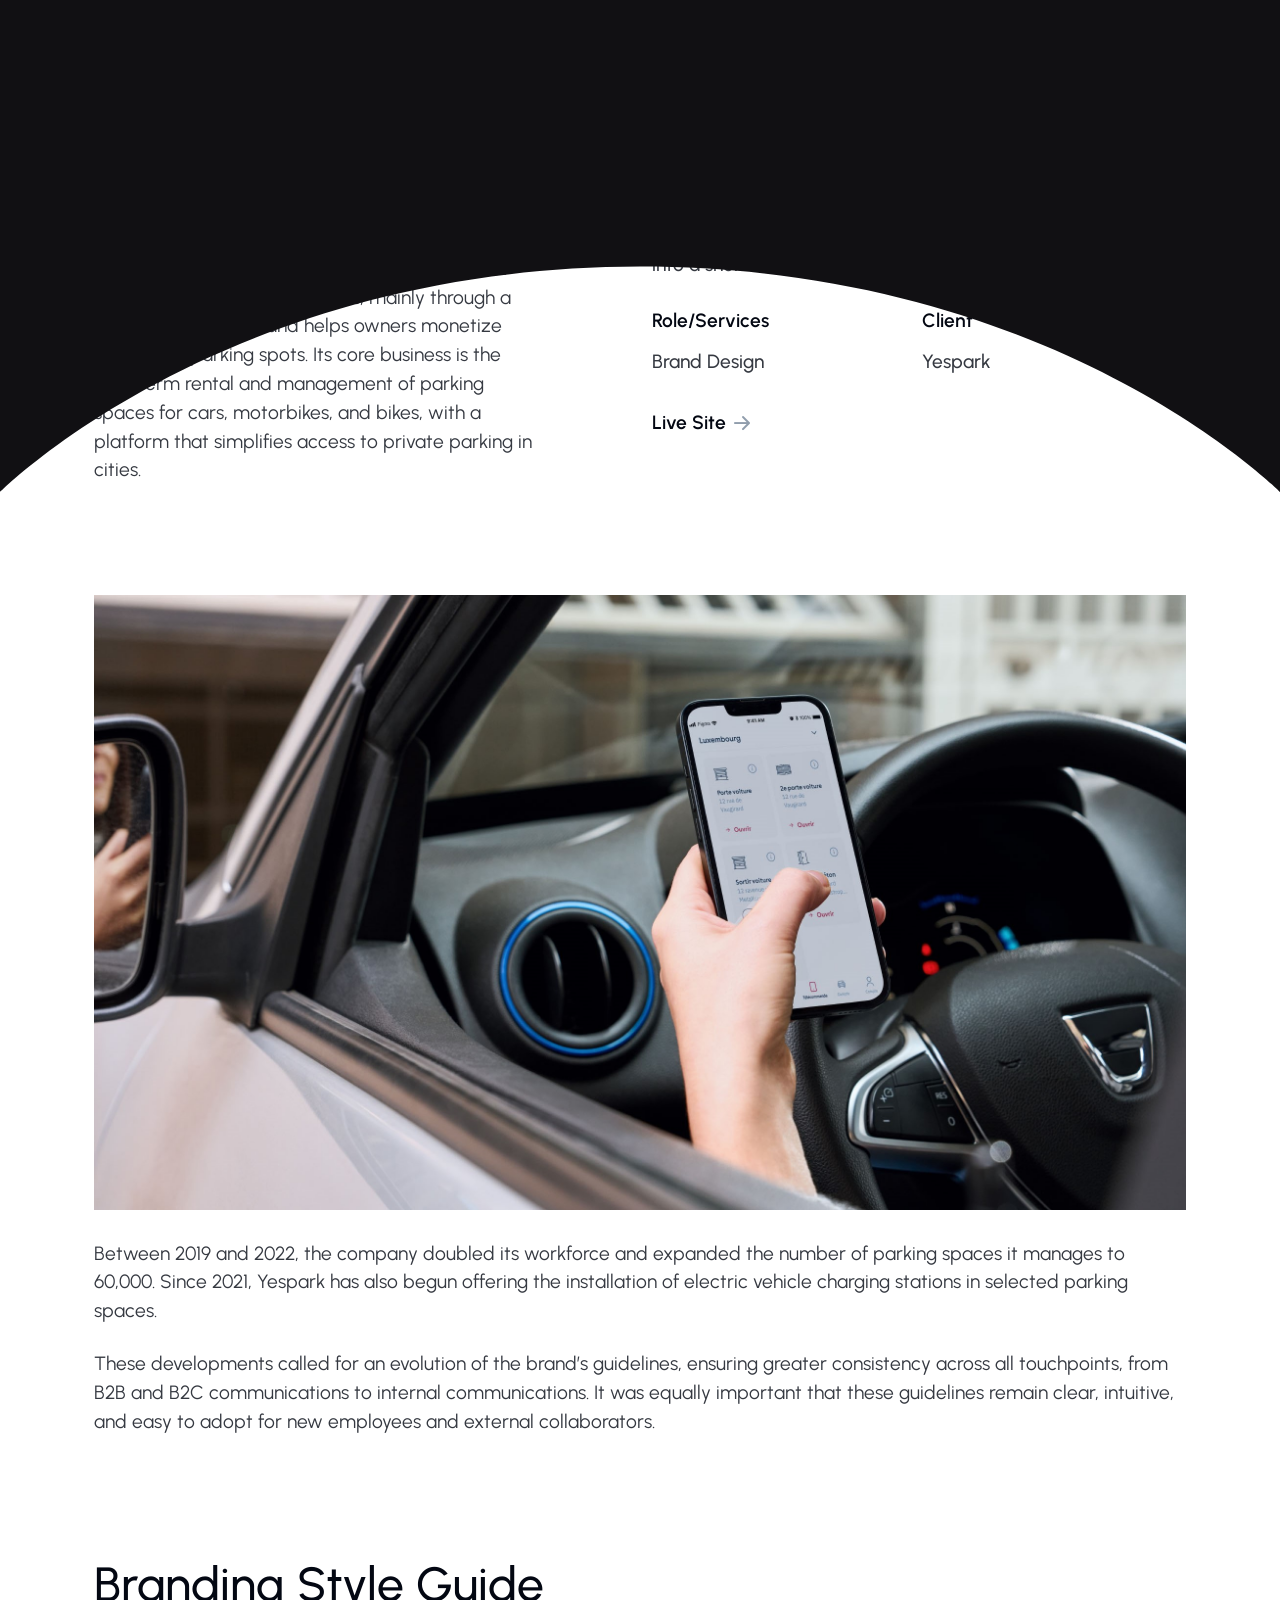
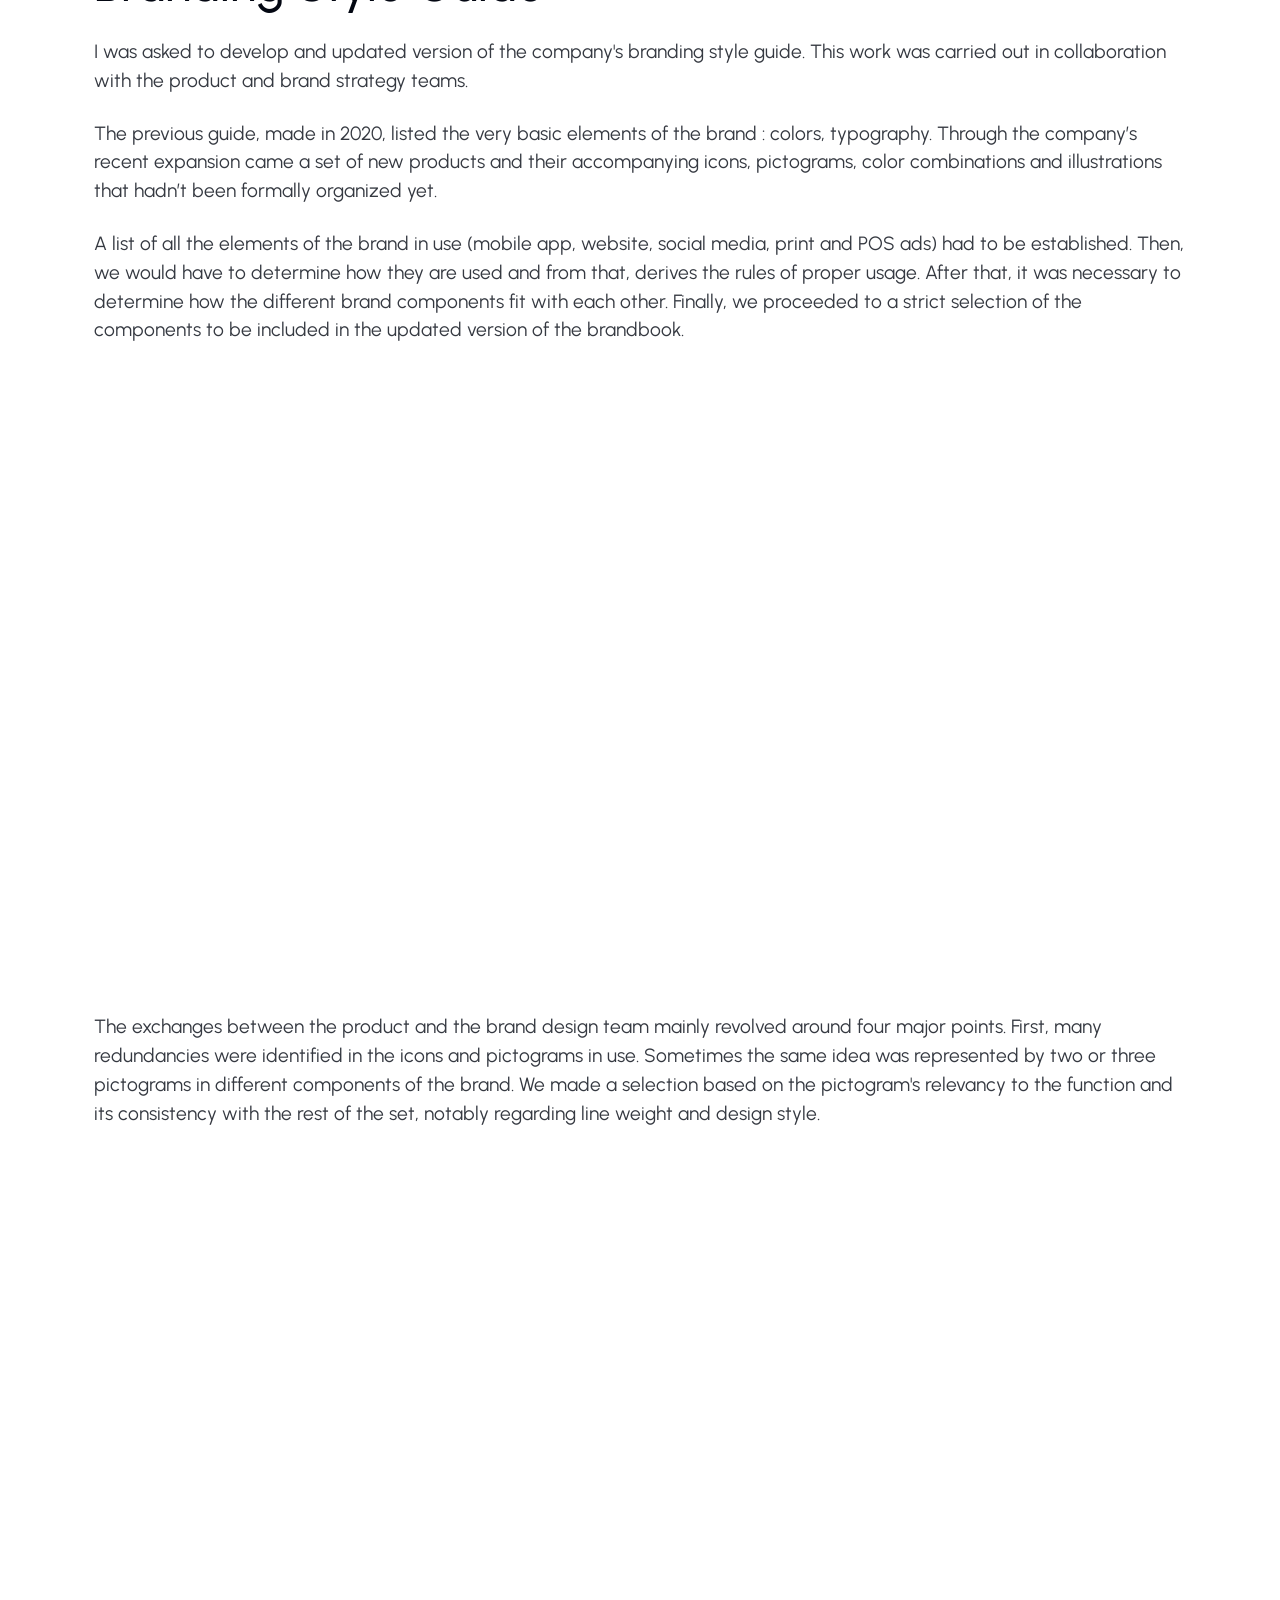
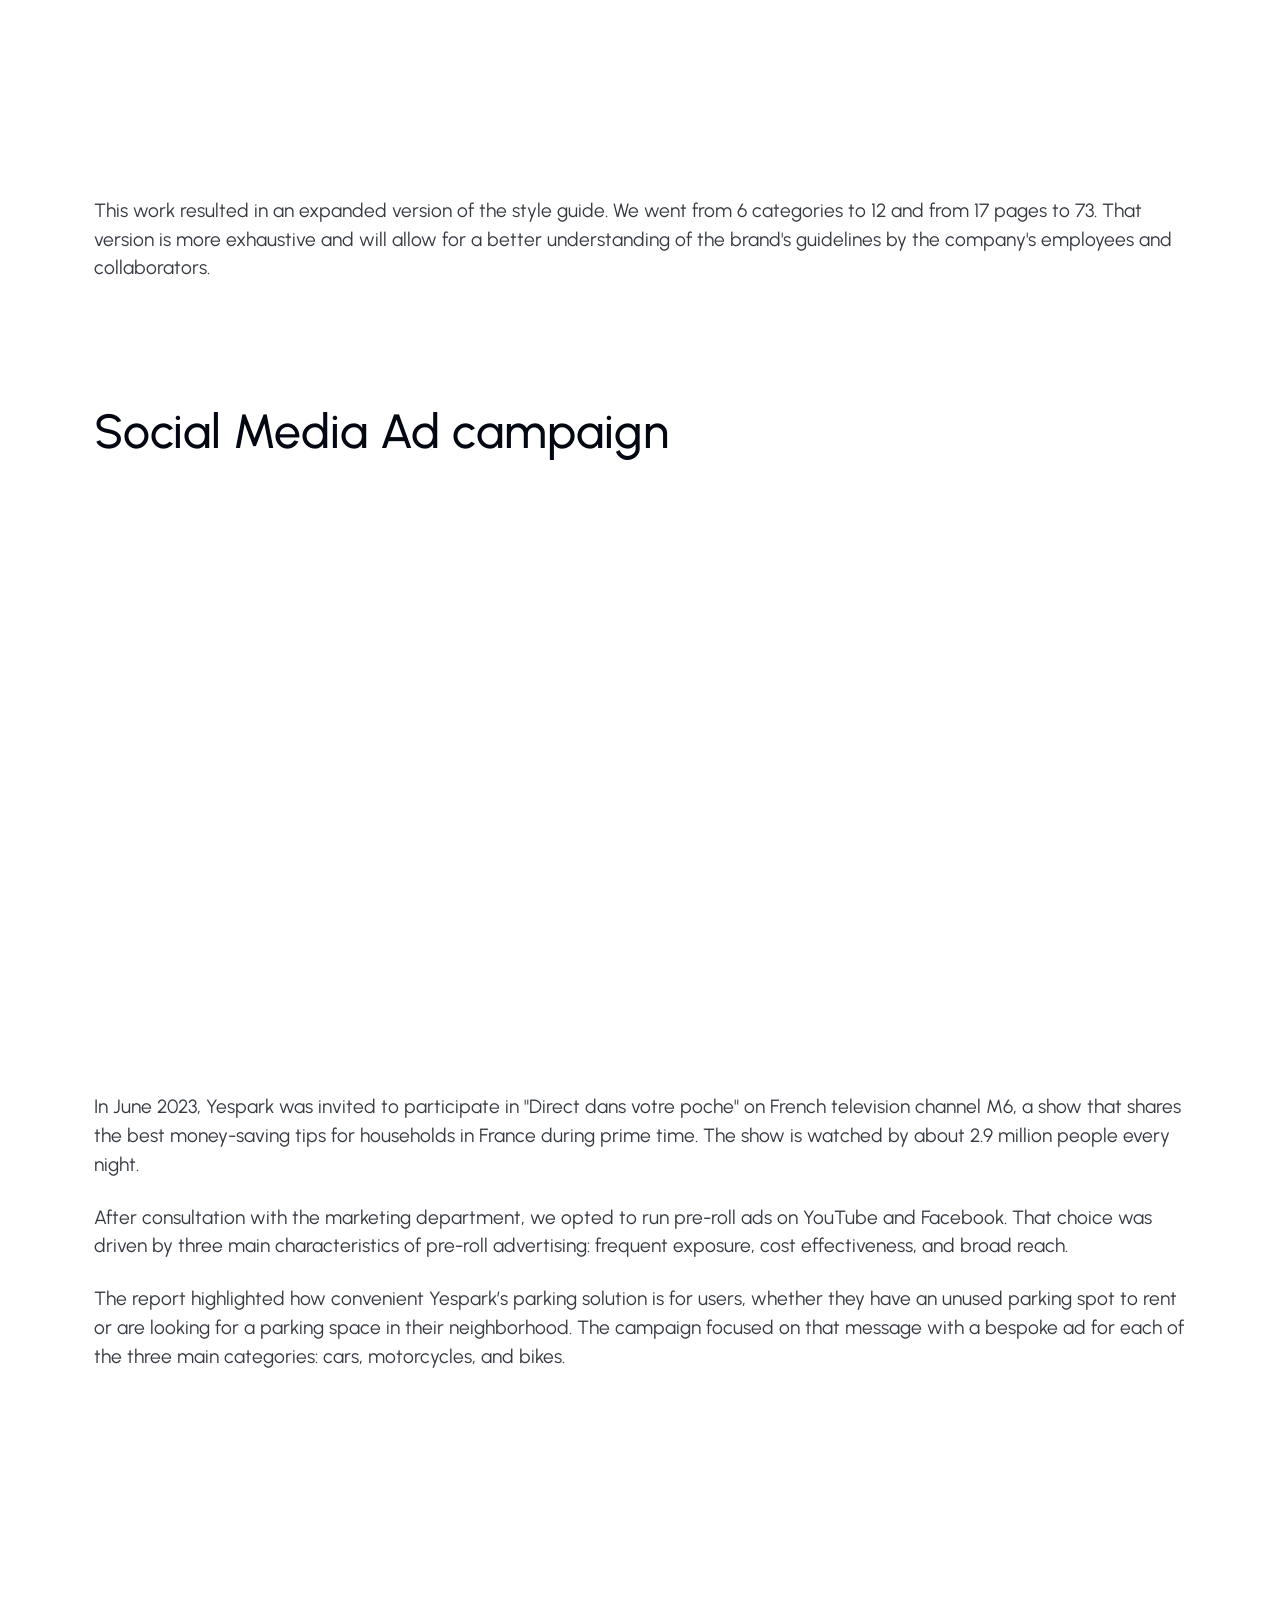
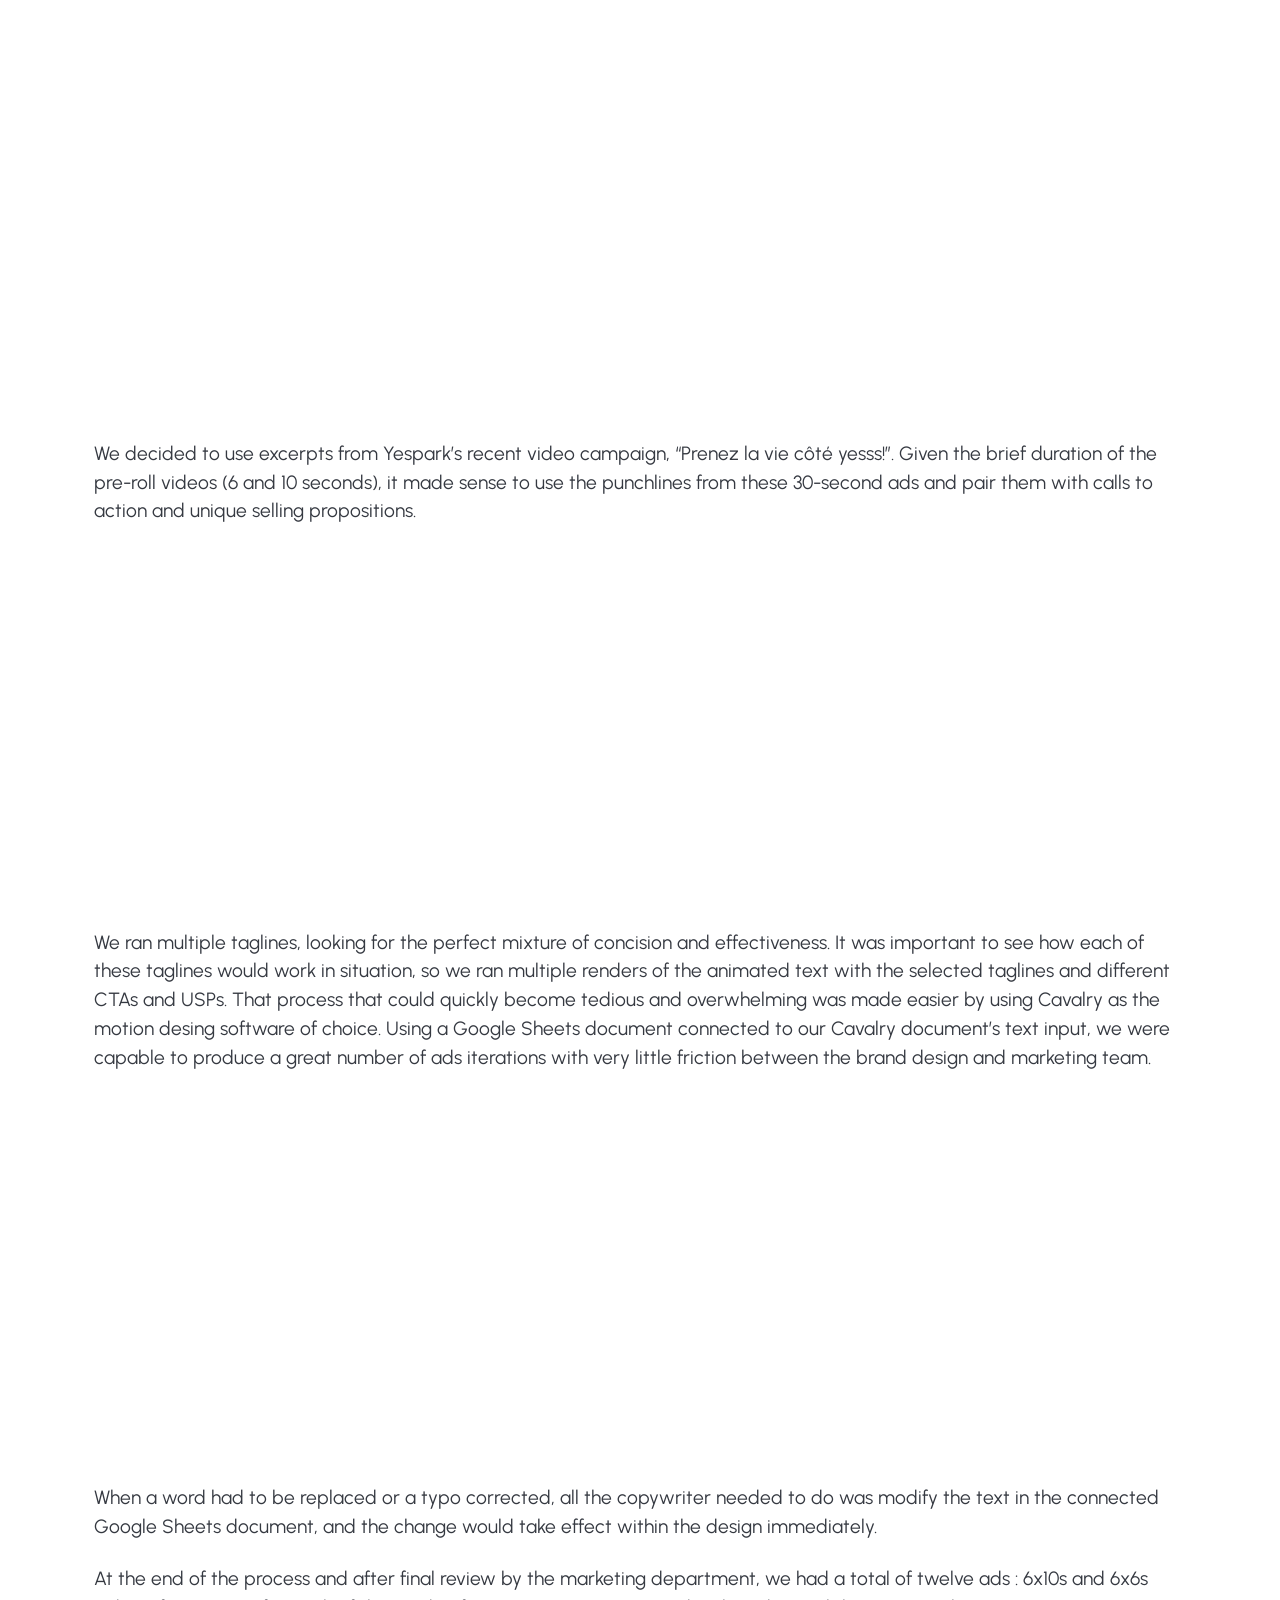
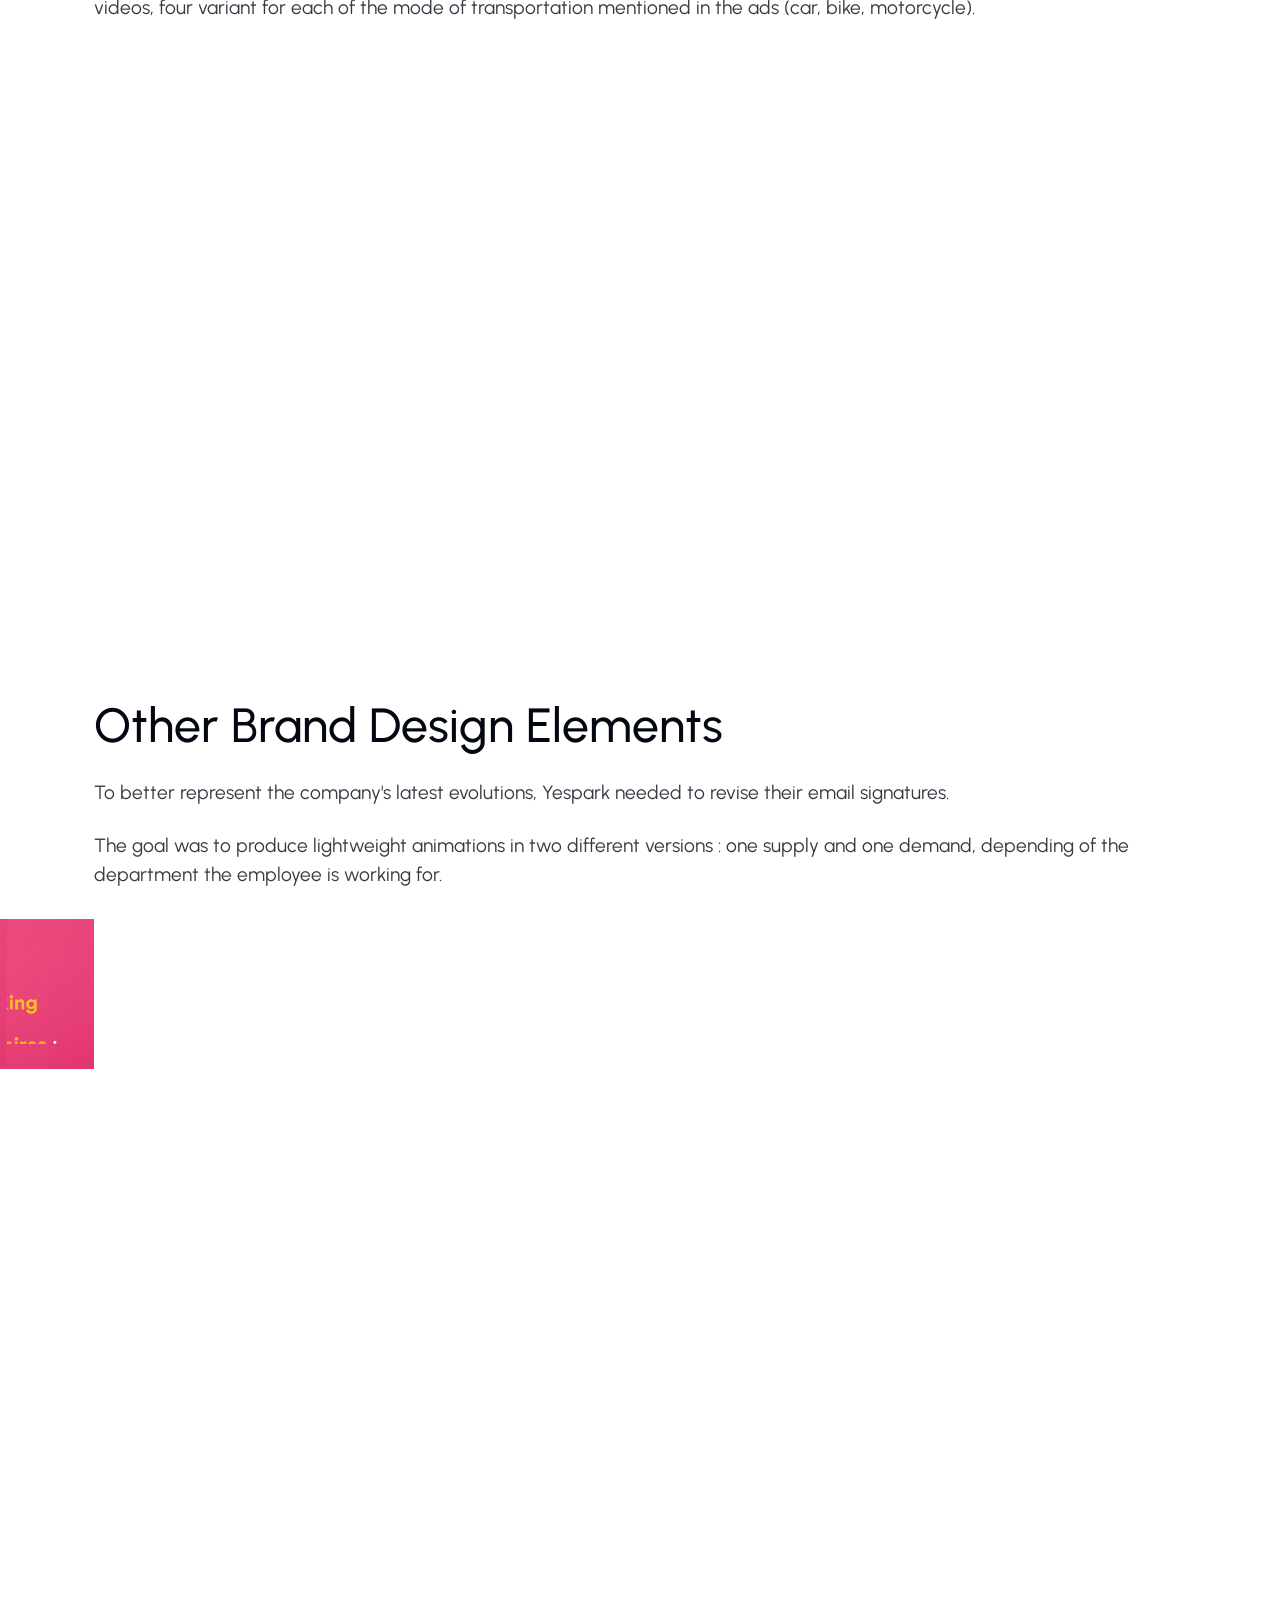
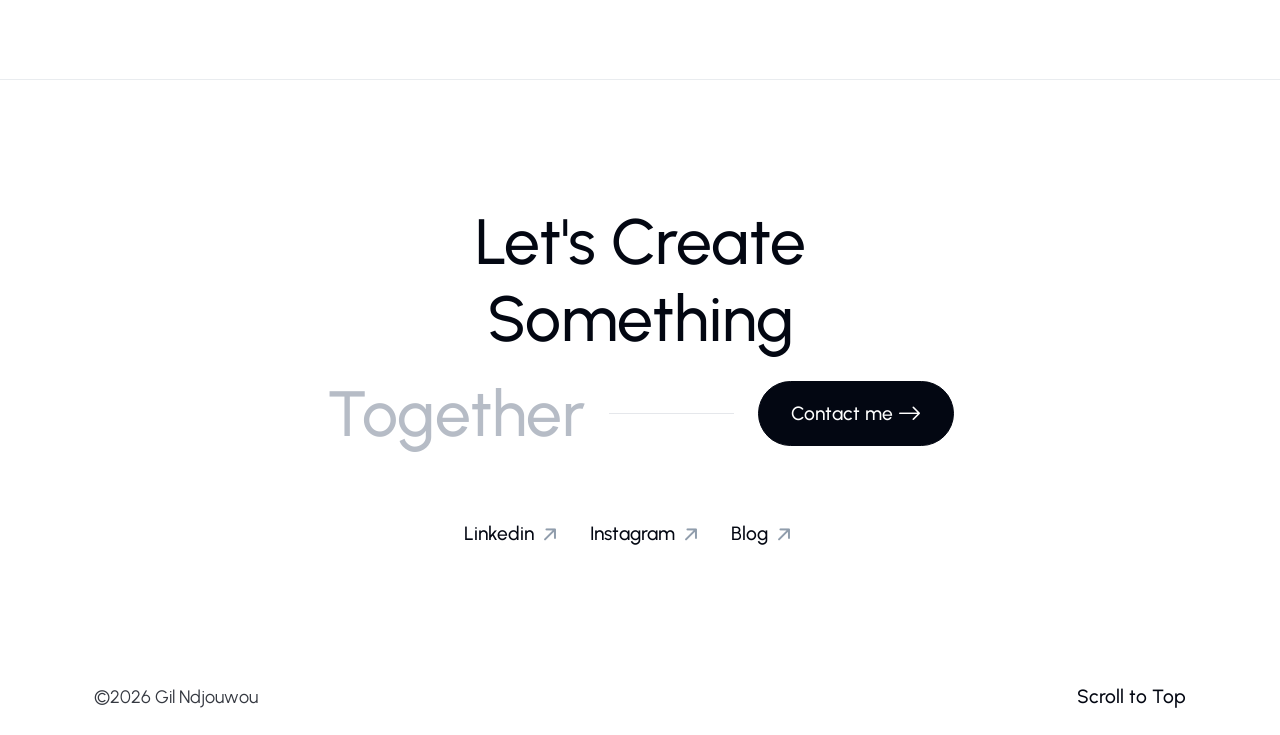
<file: project-03.html>
<!doctype html>
<html class="no-js" lang="en">

<head>
	<meta charset="UTF-8">
	<meta name="description" content="">
	<meta http-equiv="X-UA-Compatible" content="IE=edge">
	<meta name="viewport" content="width=device-width, initial-scale=1, shrink-to-fit=no">
	<!-- The above 4 meta tags *must* come first in the head; any other head content must come *after* these tags -->

	<!-- Title  -->
	<title>Gil Ndjouwou - Brand Design, Motion Design, Art Direction</title>

	<!-- Favicon  -->
	<link rel="icon" href="assets/img/favicon.png">

	<!-- ***** All CSS Files ***** -->

	<!-- Style css -->
	<link rel="stylesheet" href="assets/css/style.css">

</head>

<body>
	<!-- ***** Magic Cursor Area Start ***** -->
	<div id="magic-cursor">
		<div id="cursor"></div>
	</div>
	<!-- ***** Magic Cursor Area End ***** -->

	<!-- ***** Preloader Area Start ***** -->
	<div class="preloader">
		<svg viewBox="0 0 1000 1000" preserveAspectRatio="none">
			<path id="loader" d="M0,1005S175,995,500,995s500,5,500,5V0H0Z"></path>
		</svg>
	</div>
	<!-- ***** Preloader Area End ***** -->

	<!-- ***** Main Area Start ***** -->
	<div class="main">
		<!-- ***** Header Start ***** -->
		<header id="header">
			<!-- Navbar -->
			<nav class="navbar navbar-expand">
				<div class="container header">
					<!-- Navbar Brand-->
					<div class="magnetic">
						<a class="navbar-brand" href="index.html">
							Gil Ndjouwou
						</a>
					</div>
					<div class="ms-auto"></div>

					<!-- Navbar Nav -->
					<ul class="navbar-nav items d-none d-md-block">
						<li class="nav-item">
							<a href="index.html" class="nav-link">Home</a>
						</li>
						<li class="nav-item">
							<a href="about.html" class="nav-link">Contact</a>
						</li>
					</ul>

					<!-- Navbar Toggler -->
					<div class="navbar-toggler scrolled" data-bs-toggle="offcanvas" data-bs-target="#offcanvasRight">
						<div class="navbar-header">
							<div class="content">
								<div class="toggler-icon"></div>
								<span class="title">Menu</span>
							</div>
						</div>
					</div>

				</div>
			</nav>

			<div id="navbar-main" class="main">
				
			</div>
		</header>
		<!-- ***** Header End ***** -->

		<!-- ***** Main Wrapper Start ***** -->
		<div id="main-wrapper" class="main-wrapper">

			<!-- ***** Content Area Start ***** -->
			<section class="content">
				<div class="container">
					<div class="row justify-content-between">
						<div class="col-12 col-lg-5">
							<!-- Heading -->
							<div class="heading">
								<!-- Portfolio Meta -->
								<h2>Yespark</h2>
								<p>Yespark is a French digital parking company that lets drivers rent parking spaces, mainly through a subscription model, and helps owners monetize underused parking spots. Its core business is the long-term rental and management of parking spaces for cars, motorbikes, and bikes, with a platform that simplifies access to private parking in cities.</p>
							</div>
						</div>
						<div class="col-12 col-lg-6 items portfolio-meta mt-3 mt-md-0">
							<!-- Task -->
							<div class="task">
								<h6 class="title mb-3">Task</h6>
								<span class="details">Rebuild the brand style guidelines book, produce static and motion graphic assets, adapt the TV advertising campaign into a short format for social media. </span>
							</div>

							<!-- Meta Content -->
							<div class="content item d-flex flex-column flex-md-row justify-content-between">
								<!-- Role -->
								<div class="role">
									<h6 class="title mt-0 mb-1 mb-md-3">Role/Services</h6>
									<div class="portfolio-terms">
										<a class="terms" href="#">Brand Design</a>
									</div>
								</div>

								<!-- Client -->
								<div class="client my-3 my-md-0">
									<h6 class="title mt-0 mb-1 mb-md-3">Client</h6>
									<span>Yespark</span>
								</div>

								<!-- Category -->
								<div class="category">
									<h6 class="title mt-0 mb-1 mb-md-3">Year</h6>
									<span>2023</span>
								</div>
							</div>

							<!-- Live Site -->
							<div class="socials item">
								<a class="nav-link d-inline-flex swap-icon ms-0" href="https://yespark.fr" target="_blank" rel="noopener noreferrer">Live Site <i class="icon bi bi-arrow-right-short"></i></a>
							</div>
						</div>
					</div>
					<div class="row portfolio-content items">
						<div class="col-12">
							<div class="reveal-img item">
								<img src="assets/img/content/project-03/yespark001.jpg" alt="">
							</div>

							<div class="reveal-txt item">
								<p>Between 2019 and 2022, the company doubled its workforce and expanded the number of parking spaces it manages to 60,000. Since 2021, Yespark has also begun offering the installation of electric vehicle charging stations in selected parking spaces.</p>
								<p style="margin-bottom: 120px;">These developments called for an evolution of the brand’s guidelines, ensuring greater consistency across all touchpoints, from B2B and B2C communications to internal communications. It was equally important that these guidelines remain clear, intuitive, and easy to adopt for new employees and external collaborators.</p>
							</div>

							<h3 class="reveal-txt item">Branding Style Guide</h3>

							<p>I was asked to develop and updated version of the company's branding style guide. This work was carried out in collaboration with the product and brand strategy teams.</p>

							<p>The previous guide, made in 2020, listed the very basic elements of the brand : colors, typography. Through the company’s recent expansion came a set of new products and their accompanying icons, pictograms, color combinations and illustrations that hadn’t been formally organized yet.</p>

							<p>A list of all the elements of the brand in use (mobile app, website, social media, print and POS ads) had to be established. Then, we would have to determine how they are used and from that, derives the rules of proper usage. After that, it was necessary to determine how the different brand components fit with each other. Finally, we proceeded to a strict selection of the components to be included in the updated version of the brandbook.</p>

							<div class="reveal-img item">
								<img src="assets/img/content/project-03/Yespark_brand-elements.webp" alt="">
							</div>

							<p>The exchanges between the product and the brand design team mainly revolved around four major points. First, many redundancies were identified in the icons and pictograms in use. Sometimes the same idea was represented by two or three pictograms in different components of the brand. We made a selection based on the pictogram's relevancy to the function and its consistency with the rest of the set, notably regarding line weight and design style.</p>

							<div class="reveal-img item">
								<img src="assets/img/content/project-03/yespark003.png" alt="">
							</div>

							<p style="margin-bottom: 120px;">This work resulted in an expanded version of the style guide. We went from 6 categories to 12 and from 17 pages to 73. That version is more exhaustive and will allow for a better understanding of the brand's guidelines by the company's employees and collaborators.</p>

							<h3 class="reveal-txt item">Social Media Ad campaign</h3>

						<div class="reveal-img item">
							<img src="assets/img/content/project-03/direct-poche.jpeg" alt="">
						</div>

						<div class="reveal-txt item" style="margin-top: 30px;">
							<p>In June 2023, Yespark was invited to participate in "Direct dans votre poche" on French television channel M6, a show that shares the best money-saving tips for households in France during prime time. The show is watched by about 2.9 million people every night.</p>

							<p>After consultation with the marketing department, we opted to run pre-roll ads on YouTube and Facebook. That choice was driven by three main characteristics of pre-roll advertising: frequent exposure, cost effectiveness, and broad reach.</p>

							<p>The report highlighted how convenient Yespark’s parking solution is for users, whether they have an unused parking spot to rent or are looking for a parking space in their neighborhood. The campaign focused on that message with a bespoke ad for each of the three main categories: cars, motorcycles, and bikes.</p>
						
						<div style="position: relative; width: 100%; padding-bottom: 56.25%; height: 0; overflow: hidden; margin-top: 30px;">
							<iframe style="position: absolute; top: 0; left: 0; width: 100%; height: 100%;" src="https://www.youtube.com/embed/uToUeSr8itU?si=QtybbM4_ksc4h19m&autoplay=1&mute=1&loop=1&playlist=uToUeSr8itU" title="YouTube video player" frameborder="0" allow="accelerometer; autoplay; clipboard-write; encrypted-media; gyroscope; picture-in-picture; web-share" referrerpolicy="strict-origin-when-cross-origin" allowfullscreen></iframe>
						</div>

						<p>We decided to use excerpts from Yespark’s recent video campaign, “Prenez la vie côté yesss!”. Given the brief duration of the pre-roll videos (6 and 10 seconds), it made sense to use the punchlines from these 30-second ads and pair them with calls to action and unique selling propositions.</p>

						<div class="reveal-img item">
							<img src="assets/img/content/project-03/storyboards-videoads.png" alt="">
						</div>

						<p>We ran multiple taglines, looking for the perfect mixture of concision and effectiveness. It was important to see how each of these taglines would work in situation, so we ran multiple renders of the animated text with the selected taglines and different CTAs and USPs. That process that could quickly become tedious and overwhelming was made easier by using Cavalry as the motion desing software of choice. Using a Google Sheets document connected to our Cavalry document’s text input, we were capable to produce a great number of ads iterations with very little friction between the brand design and marketing team.</p>

						<div class="reveal-img item">
							<img src="assets/img/content/project-03/yespark-screens-ads.png" alt="">
						</div>

						<p>When a word had to be replaced or a typo corrected, all the copywriter needed to do was modify the text in the connected Google Sheets document, and the change would take effect within the design immediately.</p>
						
						<p>At the end of the process and after final review by the marketing department, we had a total of twelve ads : 6x10s and 6x6s videos, four variant for each of the mode of transportation mentioned in the ads (car, bike, motorcycle).</p>

						<div style="position: relative; width: 100%; padding-bottom: 56.25%; height: 0; overflow: hidden; margin-top: 30px;">
							<iframe style="position: absolute; top: 0; left: 0; width: 100%; height: 100%;" src="https://www.youtube.com/embed/o-bXuumLTk8?si=aElnmgmoVZRseQ1P&autoplay=1&mute=1&loop=1&playlist=o-bXuumLTk8" title="YouTube video player" frameborder="0" allow="accelerometer; autoplay; clipboard-write; encrypted-media; gyroscope; picture-in-picture; web-share" referrerpolicy="strict-origin-when-cross-origin" allowfullscreen></iframe>
						</div>

						<h3 class="reveal-txt item">Other Brand Design Elements</h3>

						<p>To better represent the company's latest evolutions, Yespark needed to revise their email signatures.</p>

						<p>The goal was to produce lightweight animations in two different versions : one supply and one demand, depending of the department the employee is working for.</p>

						<div class="signature-row reveal-img item">
							<img class="signature-img" src="assets/img/content/project-03/signature_demand.png" alt="">
							<img class="signature-img" src="assets/img/content/project-03/signature_supply.png" alt="">
						</div>

						<div class="reveal-img item centered-img">
							<img src="assets/img/content/project-03/email-supply.0.png" alt="">
						</div>

						</div>
					</div>
				</div>
			</section>
			<!-- ***** Content Area End ***** -->

			<!-- ***** CTA Area Start ***** -->
			<section class="cta border-top border-light-subtle">
				<div class="container">
					<div class="row justify-content-center text-center">
						<div class="col-12 col-md-10 col-lg-7">
							<h2 class="title mb-0 mb-md-2">Let's Create Something</h2>
							<div class="cta-text">
								<span class="line-item">Together</span>
								<span class="line"></span>
								<a class="btn magnetic-button" href="mailto:gilndjouwou@gmail.com">Contact me <i class="icon bi bi-arrow-right ms-1"></i><span></span></a>
							</div>

							<!-- Socials -->
							<div class="socials mt-5">
								<nav class="nav justify-content-center">
									<a class="nav-link swap-icon" href="https://www.linkedin.com/in/gilndjouwou/">Linkedin<i class="icon rotate bi bi-arrow-right-short"></i></a>
									<a class="nav-link swap-icon" href="https://instagram.com/giljuwu">Instagram <i class="icon rotate bi bi-arrow-right-short"></i></a>
									<a class="nav-link swap-icon" href="https://medium.com/@gilndjouwou">Blog <i class="icon rotate bi bi-arrow-right-short"></i></a>
								</nav>
							</div>
						</div>
					</div>
				</div>
			</section>
			<!-- ***** CTA Area End ***** -->

			<!-- ***** Footer Area Start ***** -->
			<footer class="footer-area bg-white">
				<div class="container">
					<div class="row">
						<div class="col-12">
							<div class="footer-content d-flex flex-wrap justify-content-center justify-content-md-between align-items-center py-4">
								<!-- Copyright -->
								<div class="copyright">&copy;2026 Gil Ndjouwou</div>
								<!-- Scroll To Top -->
								<div id="scroll-to-top" class="scroll-to-top mt-3 mt-sm-0">
									<a href="#header" class="smooth-anchor">Scroll to Top</a>
								</div>
							</div>
						</div>
					</div>
				</div>
			</footer>
			<!-- ***** Footer Area End ***** -->

			<!--====== Modal Search Area Start ======-->
			<div id="search" class="modal fade p-0">
				<div class="modal-dialog dialog-animated">
					<div class="modal-content h-100">
						<div class="modal-header" data-bs-dismiss="modal">
							Search <i class="far fa-times-circle icon-close"></i>
						</div>
						<div class="modal-body">

							<form class="row search-form">
								<div class="col-12 align-self-center">
									<div class="row">
										<div class="col-12 pb-3">
											<h2 class="search-title mt-0 mb-3">What are you looking for?</h2>
											<p>Enter your query now and find precisely what you seek.</p>
										</div>
									</div>
									<div class="row">
										<div class="col-12 input-group mt-md-4">
											<input type="text" placeholder="Enter your keywords">
										</div>
									</div>
									<div class="row">
										<div class="col-12 input-group align-self-center">
											<button class="btn content-btn mt-4">Search</button>
										</div>
									</div>
								</div>
							</form>
						</div>
					</div>
				</div>
			</div>
			<!--====== Modal Search Area End ======-->

			<!--====== Offcanvas Area Start ======-->
			<div class="offcanvas-wrapper">
				<!-- Navbar Toggler -->
				<div class="navbar-toggler" data-bs-toggle="offcanvas" data-bs-target="#offcanvasRight">
					<div class="navbar-header">
						<div class="content">
							<div class="toggler-icon"></div>
							<span class="title">Menu</span>
						</div>
					</div>
				</div>

				<!-- Offcanvas -->
				<div class="offcanvas offcanvas-end" id="offcanvasRight">
					<div class="fixed-nav-rounded-div">
						<div class="rounded-div-wrap">
							<div class="rounded-div"></div>
						</div>
					</div>

					<!-- Offcanvas Content -->
					<div class="offcanvas-content">
						<div class="offcanvas-navigation">

							<!-- Navigation Menu -->
							<div class="offcanvas-body">
								<ul class="navbar-nav menu pt-md-4">
									<li class="nav-item">
										<a href="index.html" class="nav-link">Home <span class="item-count">(01)</span></a>
									</li>
									<li class="nav-item">
										<a href="about.html" class="nav-link">Contact <span class="item-count">(04)</span></a>
									</li>
								</ul>
							</div>
						</div>

						<!-- Offcanvas Social -->
						<div class="offcanvas-social">
							<div class="offcanvas-header">
								<h5 class="offcanvas-title mt-0">Socials</h5>
							</div>

							<hr>

							<!-- Socials -->
							<div class="socials offcanvas-body">
								<nav class="nav">
									<a class="nav-link swap-icon" href="https://www.linkedin.com/in/gilndjouwou/">Linkedin <i class="icon rotate bi bi-arrow-right-short"></i></a>
									<a class="nav-link swap-icon" href="https://instagram.com/giljuwu">Instagram <i class="icon rotate bi bi-arrow-right-short"></i></a>
									<a class="nav-link swap-icon" href="https://medium.com/@gilndjouwou">Blog<i class="icon rotate bi bi-arrow-right-short"></i></a>
								</nav>
							</div>
						</div>
					</div>
				</div>
			</div>
			<!--====== Offcanvas Area End ======-->

		</div>
		<!-- ***** Main Wrapper End ***** -->

	</div>
	<!-- ***** Main Area End ***** -->


	<!-- ***** All jQuery Plugins ***** -->

	<!-- jQuery(necessary for all JavaScript plugins) -->
	<script src="assets/js/vendor/jquery.min.js"></script>

	<!-- Bootstrap js -->
	<script src="assets/js/vendor/popper.min.js"></script>
	<script src="assets/js/vendor/bootstrap.min.js"></script>

	<!-- Plugins js -->
	<script src="assets/js/vendor/all.min.js"></script>
	<script src="assets/js/vendor/gsap.min.js"></script>
	<script src="assets/js/vendor/ScrollTrigger.min.js"></script>
	<script src="assets/js/vendor/lenis.min.js"></script>
	<script src="assets/js/vendor/SplitType.min.js"></script>
	<script src="assets/js/vendor/shuffle.min.js"></script>
	<script src="assets/js/vendor/gallery.min.js"></script>
	<script src="assets/js/vendor/slider.min.js"></script>

	<!-- Main js -->
	<script src="assets/js/main.js"></script>
</body>

</html>
</file>
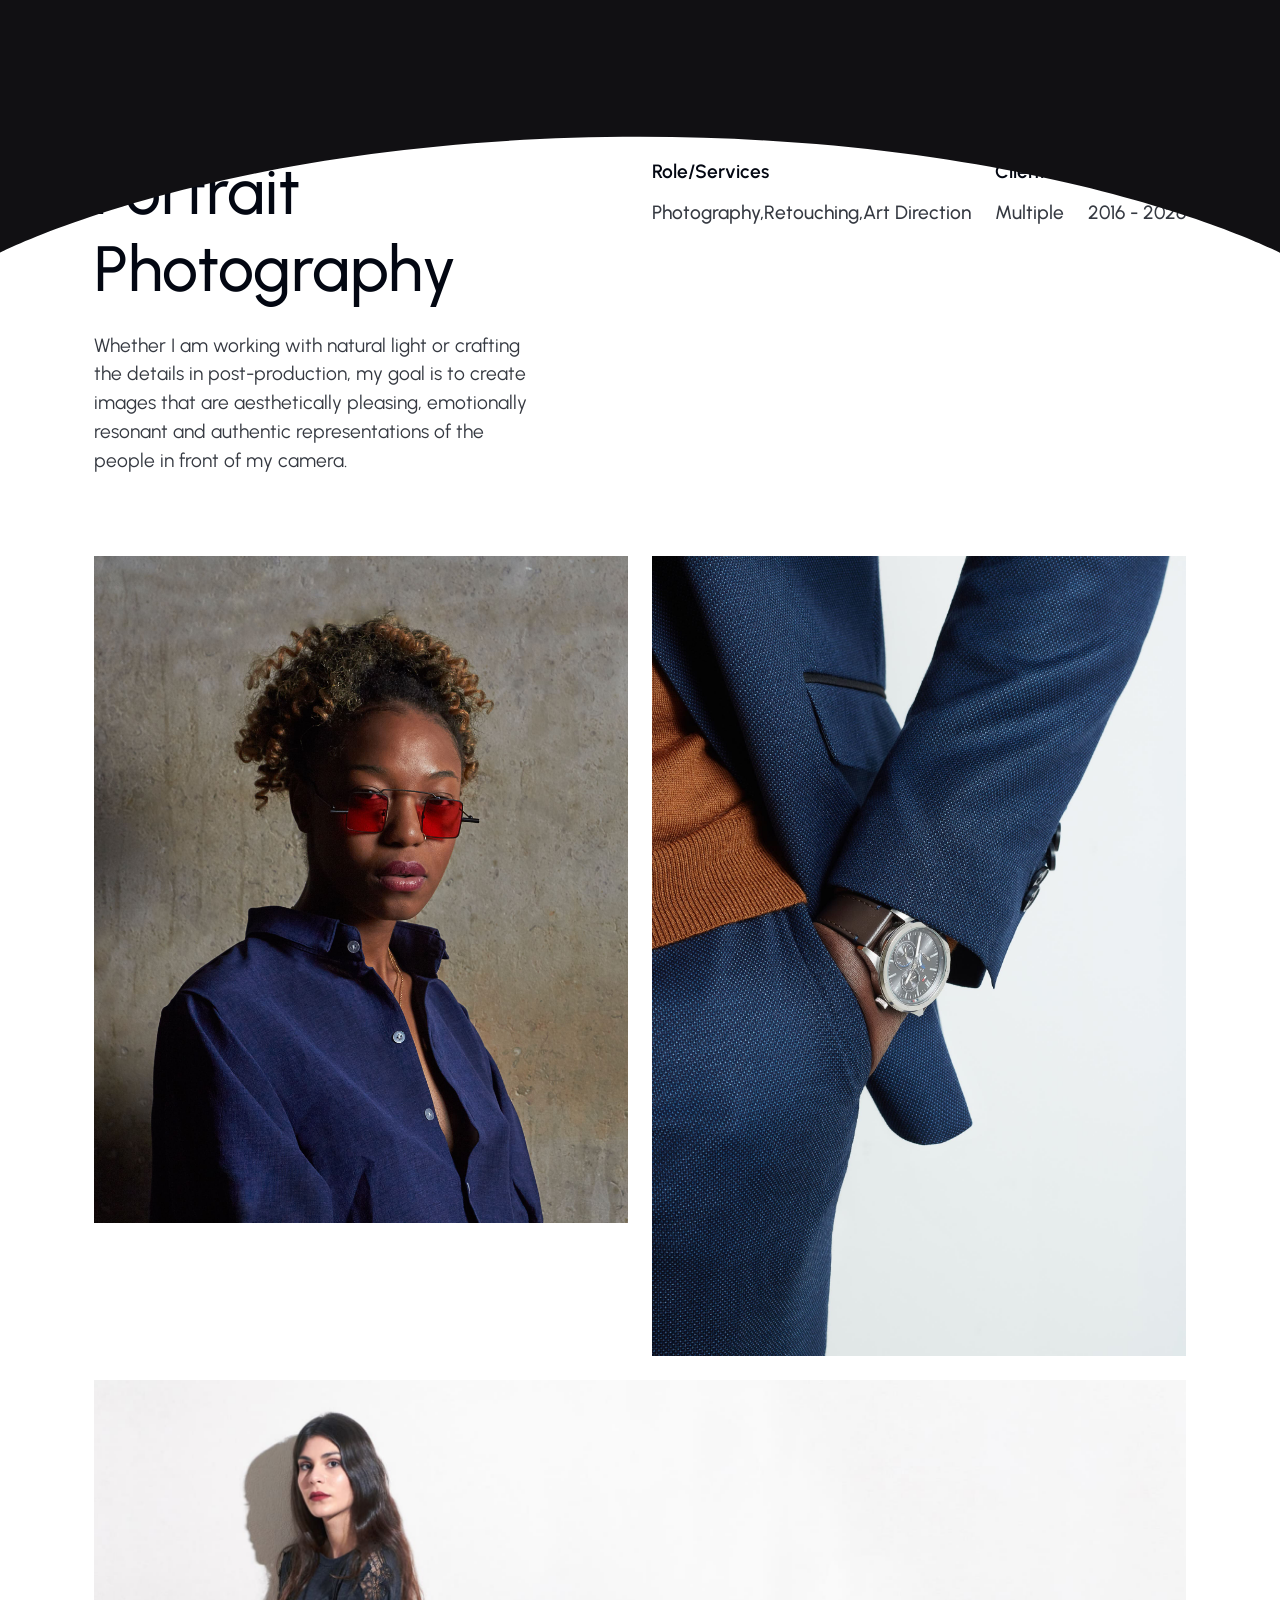
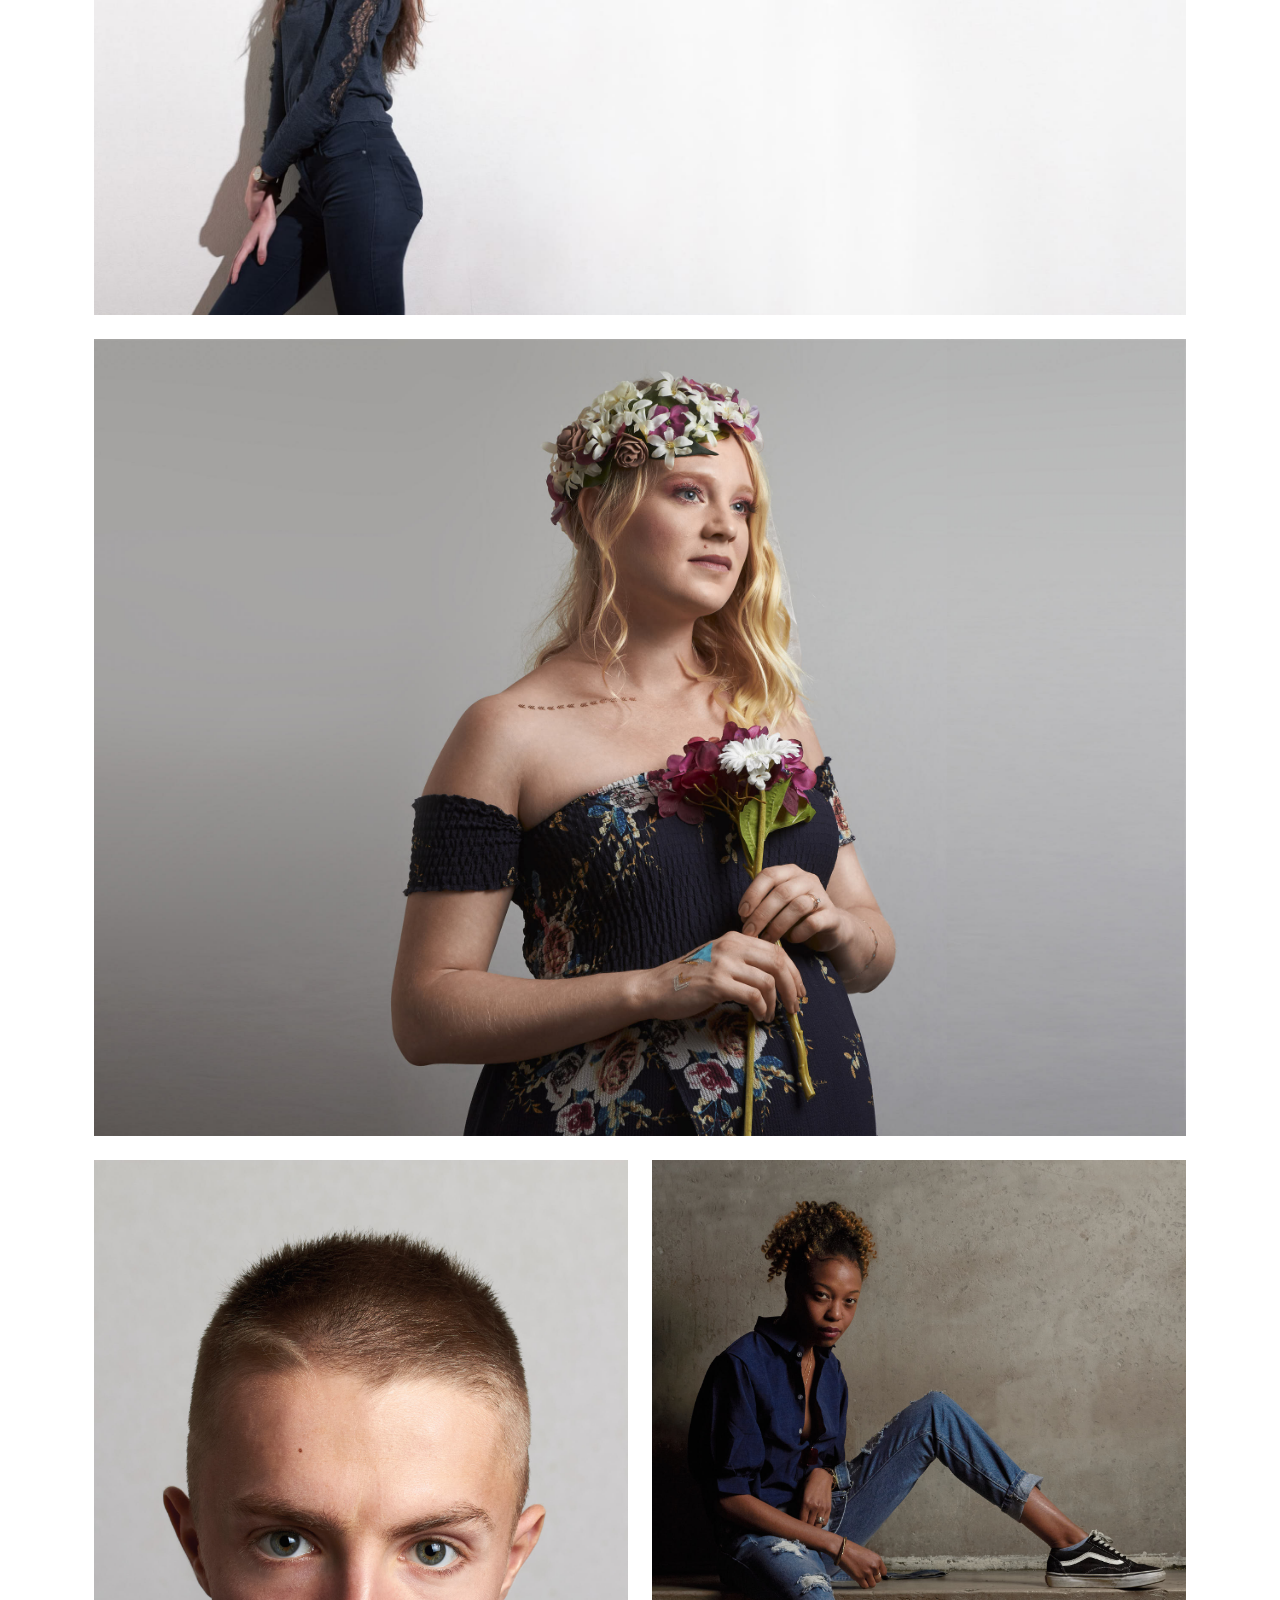
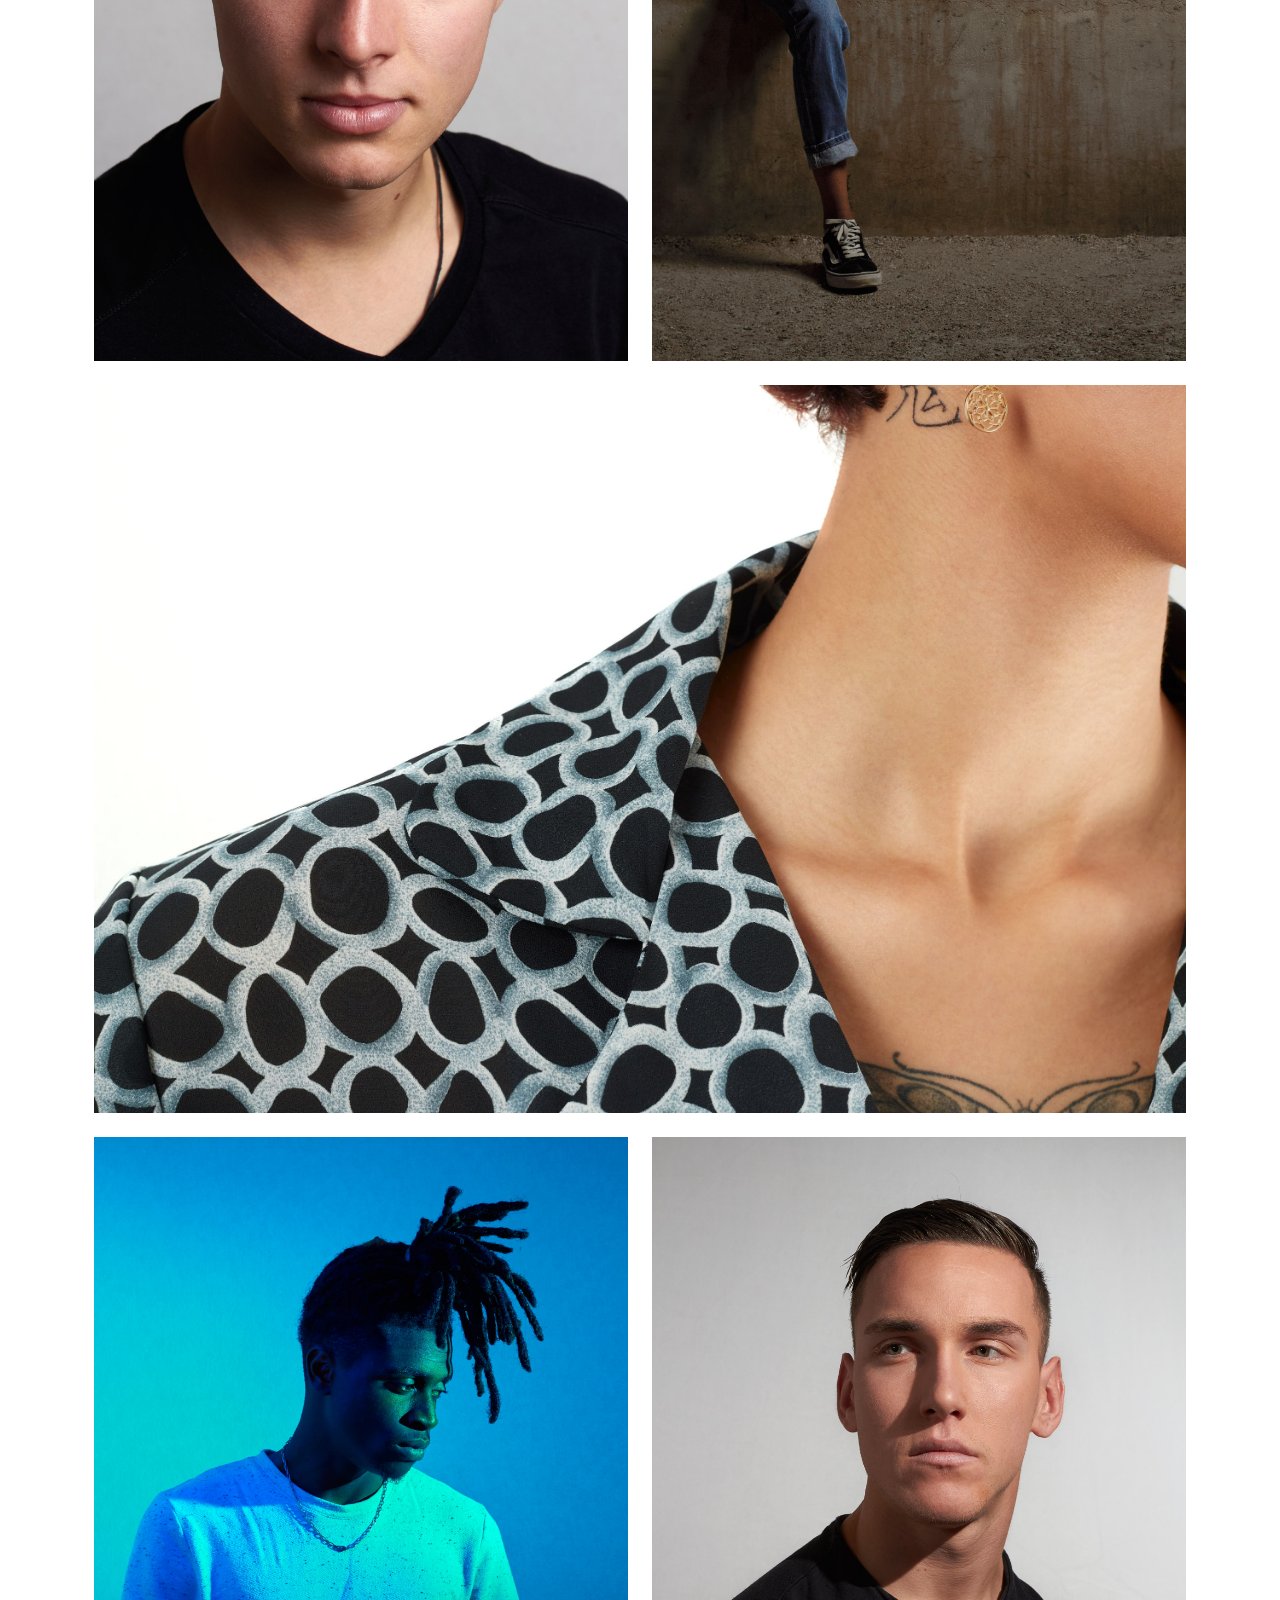
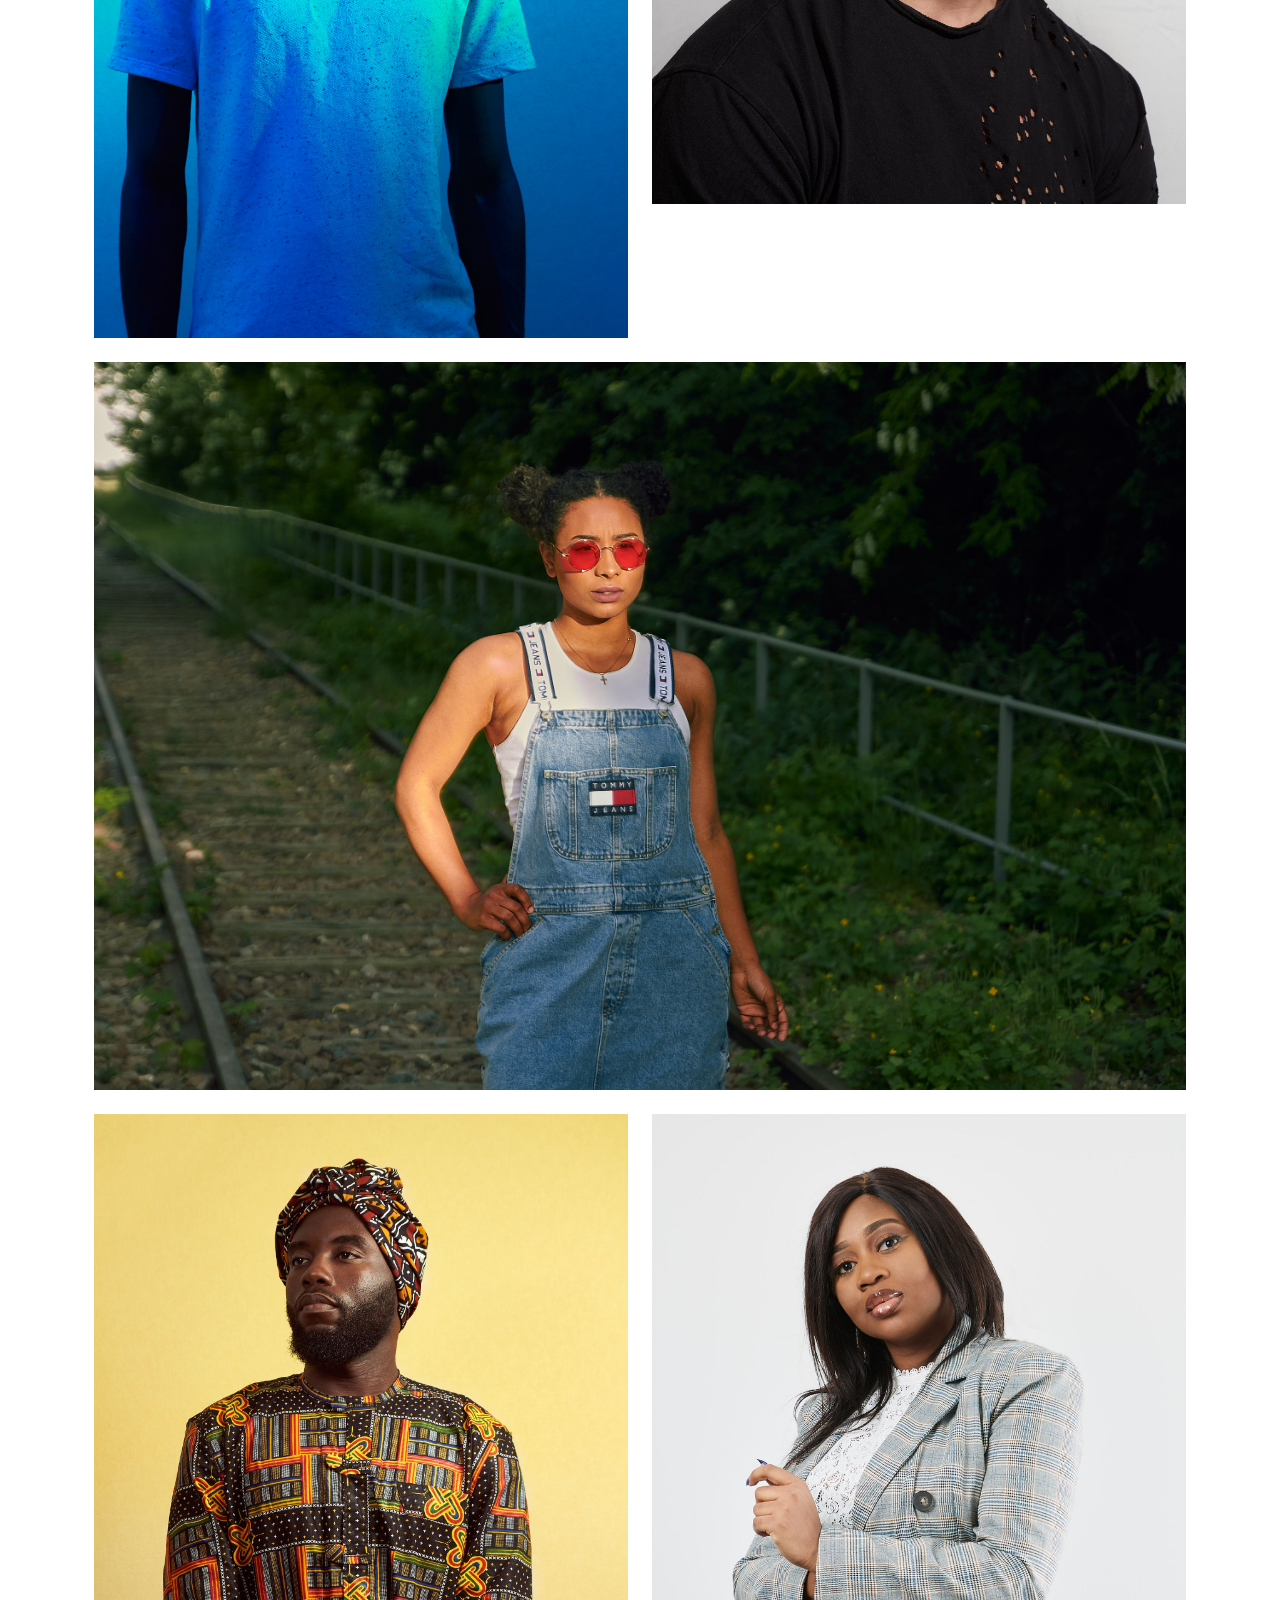
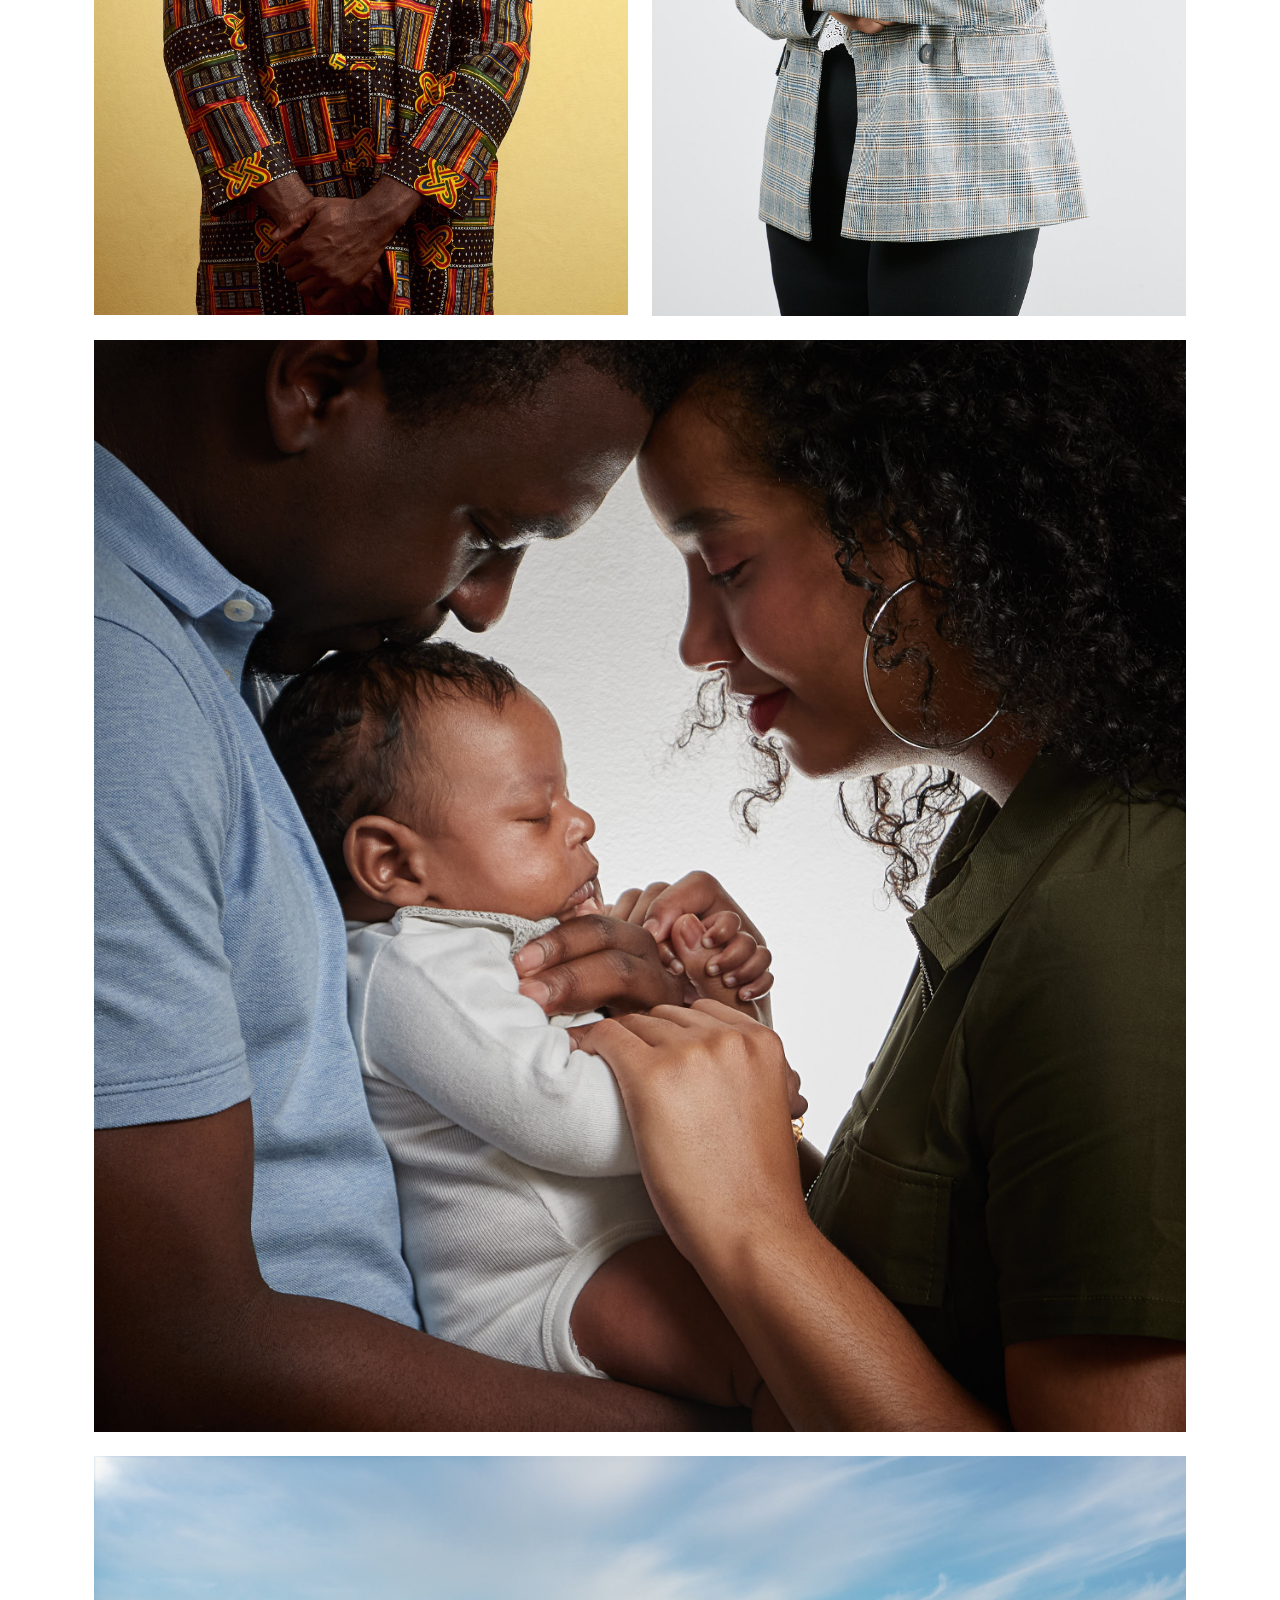
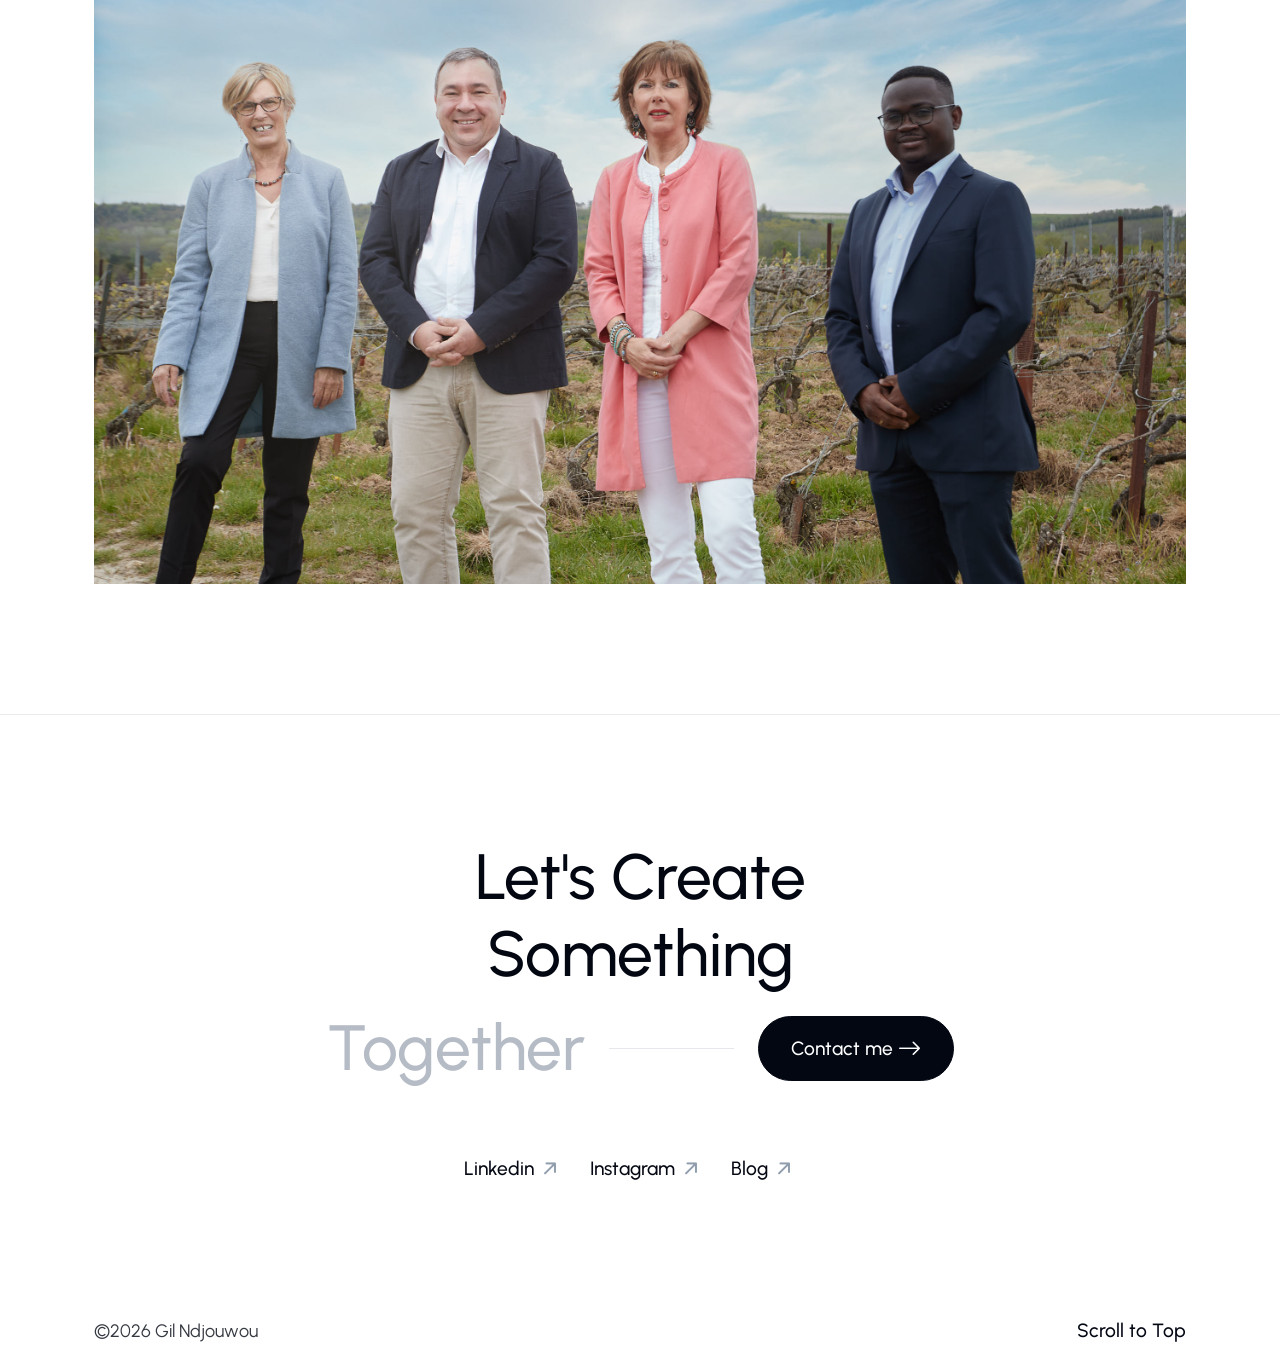
<file: project-04.html>
<!doctype html>
<html class="no-js" lang="en">

<head>
	<meta charset="UTF-8">
	<meta name="description" content="">
	<meta http-equiv="X-UA-Compatible" content="IE=edge">
	<meta name="viewport" content="width=device-width, initial-scale=1, shrink-to-fit=no">
	<!-- The above 4 meta tags *must* come first in the head; any other head content must come *after* these tags -->

	<!-- Title  -->
	<title>Gil Ndjouwou - Brand Design, Motion Design, Art Direction</title>

	<!-- Favicon  -->
	<link rel="icon" href="assets/img/favicon.png">

	<!-- ***** All CSS Files ***** -->

	<!-- Style css -->
	<link rel="stylesheet" href="assets/css/style.css">

</head>

<body>
	<!-- ***** Magic Cursor Area Start ***** -->
	<div id="magic-cursor">
		<div id="cursor"></div>
	</div>
	<!-- ***** Magic Cursor Area End ***** -->

	<!-- ***** Preloader Area Start ***** -->
	<div class="preloader">
		<svg viewBox="0 0 1000 1000" preserveAspectRatio="none">
			<path id="loader" d="M0,1005S175,995,500,995s500,5,500,5V0H0Z"></path>
		</svg>
	</div>
	<!-- ***** Preloader Area End ***** -->

	<!-- ***** Main Area Start ***** -->
	<div class="main">
		<!-- ***** Header Start ***** -->
		<header id="header">
			<!-- Navbar -->
			<nav class="navbar navbar-expand">
				<div class="container header">
					<!-- Navbar Brand-->
					<div class="magnetic">
						<a class="navbar-brand" href="index.html">
							Gil Ndjouwou
						</a>
					</div>
					<div class="ms-auto"></div>

					<!-- Navbar Nav -->
					<ul class="navbar-nav items d-none d-md-block">
						<li class="nav-item">
							<a href="index.html" class="nav-link">Home</a>
						</li>
						<li class="nav-item">
							<a href="about.html" class="nav-link">Contact</a>
						</li>
					</ul>

					<!-- Navbar Toggler -->
					<div class="navbar-toggler scrolled" data-bs-toggle="offcanvas" data-bs-target="#offcanvasRight">
						<div class="navbar-header">
							<div class="content">
								<div class="toggler-icon"></div>
								<span class="title">Menu</span>
							</div>
						</div>
					</div>

				</div>
			</nav>

			<div id="navbar-main" class="main">
				
			</div>
		</header>
		<!-- ***** Header End ***** -->

		<!-- ***** Main Wrapper Start ***** -->
		<div id="main-wrapper" class="main-wrapper">

			<!-- ***** Content Area Start ***** -->
			<section class="content">
				<div class="container">
					<div class="row justify-content-between">
						<div class="col-12 col-lg-5">
							<!-- Heading -->
							<div class="heading">
								<!-- Portfolio Meta -->
								<h2>Portrait  Photography</h2>
								<p>Whether I am working with natural light or crafting the details in post-production, my goal is to create images that are aesthetically pleasing, emotionally resonant and authentic representations of the people in front of my camera.</p>
							</div>
						</div>
						<div class="col-12 col-lg-6 items portfolio-meta mt-3 mt-md-0">
							<!-- Meta Content -->
							<div class="content item d-flex flex-column flex-md-row justify-content-between">
								<!-- Role -->
								<div class="role">
									<h6 class="title mt-0 mb-1 mb-md-3">Role/Services</h6>
									<div class="portfolio-terms">
										<span>Photography,Retouching,Art Direction</span>
									</div>
								</div>

								<!-- Client -->
								<div class="client my-3 my-md-0">
									<h6 class="title mt-0 mb-1 mb-md-3">Client</h6>
									<span>Multiple</span>
								</div>

								<!-- Category -->
								<div class="category">
									<h6 class="title mt-0 mb-1 mb-md-3">Year</h6>
									<span>2016 - 2026</span>
								</div>
							</div>

						</div>
					</div>
					<div class="row portfolio-content items">

						<div class="col-6">
								<img src="assets/img/content/project-04/photo001a.jpg" alt="">
						</div>

						<div class="col-6">
								<img src="assets/img/content/project-04/photo001b.jpg" alt="">
						</div>

						<div class="col-12 mt-4">
								<img src="assets/img/content/project-04/photo002.jpg" alt="">
						</div>

						<div class="col-12 mt-4">
								<img src="assets/img/content/project-04/photo003.jpg" alt="">
						</div>

						<div class="col-6 mt-4">
								<img src="assets/img/content/project-04/photo004a.jpg" alt="">
						</div>

						<div class="col-6 mt-4">
								<img src="assets/img/content/project-04/photo004b.jpg" alt="">
						</div>

						<div class="col-12 mt-4">
								<img src="assets/img/content/project-04/photo005.jpg" alt="">
						</div>

						<div class="col-6 mt-4">
								<img src="assets/img/content/project-04/photo006a.jpg" alt="">
						</div>

						<div class="col-6 mt-4">
								<img src="assets/img/content/project-04/photo006b.jpg" alt="">
						</div>

						<div class="col-12 mt-4">
								<img src="assets/img/content/project-04/photo007.jpg" alt="">
						</div>

						<div class="col-6 mt-4">
								<img src="assets/img/content/project-04/photo008a.jpg" alt="">
						</div>

						<div class="col-6 mt-4">
								<img src="assets/img/content/project-04/photo008b.jpg" alt="">
						</div>

						<div class="col-12 mt-4">
								<img src="assets/img/content/project-04/photo009.jpg" alt="">
						</div>

						<div class="col-12 mt-4">
								<img src="assets/img/content/project-04/photo010.jpg" alt="">
						</div>

					</div>
				</div>
			</section>
			<!-- ***** Content Area End ***** -->

			<!-- ***** CTA Area Start ***** -->
			<section class="cta border-top border-light-subtle">
				<div class="container">
					<div class="row justify-content-center text-center">
						<div class="col-12 col-md-10 col-lg-7">
							<h2 class="title mb-0 mb-md-2">Let's Create Something</h2>
							<div class="cta-text">
								<span class="line-item">Together</span>
								<span class="line"></span>
								<a class="btn magnetic-button" href="mailto:gilndjouwou@gmail.com">Contact me <i class="icon bi bi-arrow-right ms-1"></i><span></span></a>
							</div>

							<!-- Socials -->
							<div class="socials mt-5">
								<nav class="nav justify-content-center">
									<a class="nav-link swap-icon" href="https://www.linkedin.com/in/gilndjouwou/">Linkedin<i class="icon rotate bi bi-arrow-right-short"></i></a>
									<a class="nav-link swap-icon" href="https://instagram.com/giljuwu">Instagram <i class="icon rotate bi bi-arrow-right-short"></i></a>
									<a class="nav-link swap-icon" href="https://medium.com/@gilndjouwou">Blog <i class="icon rotate bi bi-arrow-right-short"></i></a>
								</nav>
							</div>
						</div>
					</div>
				</div>
			</section>
			<!-- ***** CTA Area End ***** -->

			<!-- ***** Footer Area Start ***** -->
			<footer class="footer-area bg-white">
				<div class="container">
					<div class="row">
						<div class="col-12">
							<div class="footer-content d-flex flex-wrap justify-content-center justify-content-md-between align-items-center py-4">
								<!-- Copyright -->
								<div class="copyright">&copy;2026 Gil Ndjouwou</div>
								<!-- Scroll To Top -->
								<div id="scroll-to-top" class="scroll-to-top mt-3 mt-sm-0">
									<a href="#header" class="smooth-anchor">Scroll to Top</a>
								</div>
							</div>
						</div>
					</div>
				</div>
			</footer>
			<!-- ***** Footer Area End ***** -->

			<!--====== Modal Search Area Start ======-->
			<div id="search" class="modal fade p-0">
				<div class="modal-dialog dialog-animated">
					<div class="modal-content h-100">
						<div class="modal-header" data-bs-dismiss="modal">
							Search <i class="far fa-times-circle icon-close"></i>
						</div>
						<div class="modal-body">

							<form class="row search-form">
								<div class="col-12 align-self-center">
									<div class="row">
										<div class="col-12 pb-3">
											<h2 class="search-title mt-0 mb-3">What are you looking for?</h2>
											<p>Enter your query now and find precisely what you seek.</p>
										</div>
									</div>
									<div class="row">
										<div class="col-12 input-group mt-md-4">
											<input type="text" placeholder="Enter your keywords">
										</div>
									</div>
									<div class="row">
										<div class="col-12 input-group align-self-center">
											<button class="btn content-btn mt-4">Search</button>
										</div>
									</div>
								</div>
							</form>
						</div>
					</div>
				</div>
			</div>
			<!--====== Modal Search Area End ======-->

			<!--====== Offcanvas Area Start ======-->
			<div class="offcanvas-wrapper">
				<!-- Navbar Toggler -->
				<div class="navbar-toggler" data-bs-toggle="offcanvas" data-bs-target="#offcanvasRight">
					<div class="navbar-header">
						<div class="content">
							<div class="toggler-icon"></div>
							<span class="title">Menu</span>
						</div>
					</div>
				</div>

				<!-- Offcanvas -->
				<div class="offcanvas offcanvas-end" id="offcanvasRight">
					<div class="fixed-nav-rounded-div">
						<div class="rounded-div-wrap">
							<div class="rounded-div"></div>
						</div>
					</div>

					<!-- Offcanvas Content -->
					<div class="offcanvas-content">
						<div class="offcanvas-navigation">

							<!-- Navigation Menu -->
							<div class="offcanvas-body">
								<ul class="navbar-nav menu pt-md-4">
									<li class="nav-item">
										<a href="index.html" class="nav-link">Home <span class="item-count">(01)</span></a>
									</li>
									<li class="nav-item">
										<a href="about.html" class="nav-link">Contact <span class="item-count">(04)</span></a>
									</li>
								</ul>
							</div>
						</div>

						<!-- Offcanvas Social -->
						<div class="offcanvas-social">
							<div class="offcanvas-header">
								<h5 class="offcanvas-title mt-0">Socials</h5>
							</div>

							<hr>

							<!-- Socials -->
							<div class="socials offcanvas-body">
								<nav class="nav">
									<a class="nav-link swap-icon" href="https://www.linkedin.com/in/gilndjouwou/">Linkedin <i class="icon rotate bi bi-arrow-right-short"></i></a>
									<a class="nav-link swap-icon" href="https://instagram.com/giljuwu">Instagram <i class="icon rotate bi bi-arrow-right-short"></i></a>
									<a class="nav-link swap-icon" href="https://medium.com/@gilndjouwou">Blog<i class="icon rotate bi bi-arrow-right-short"></i></a>
								</nav>
							</div>
						</div>
					</div>
				</div>
			</div>
			<!--====== Offcanvas Area End ======-->

		</div>
		<!-- ***** Main Wrapper End ***** -->

	</div>
	<!-- ***** Main Area End ***** -->


	<!-- ***** All jQuery Plugins ***** -->

	<!-- jQuery(necessary for all JavaScript plugins) -->
	<script src="assets/js/vendor/jquery.min.js"></script>

	<!-- Bootstrap js -->
	<script src="assets/js/vendor/popper.min.js"></script>
	<script src="assets/js/vendor/bootstrap.min.js"></script>

	<!-- Plugins js -->
	<script src="assets/js/vendor/all.min.js"></script>
	<script src="assets/js/vendor/gsap.min.js"></script>
	<script src="assets/js/vendor/ScrollTrigger.min.js"></script>
	<script src="assets/js/vendor/lenis.min.js"></script>
	<script src="assets/js/vendor/SplitType.min.js"></script>
	<script src="assets/js/vendor/shuffle.min.js"></script>
	<script src="assets/js/vendor/gallery.min.js"></script>
	<script src="assets/js/vendor/slider.min.js"></script>

	<!-- Main js -->
	<script src="assets/js/main.js"></script>
</body>

</html>
</file>
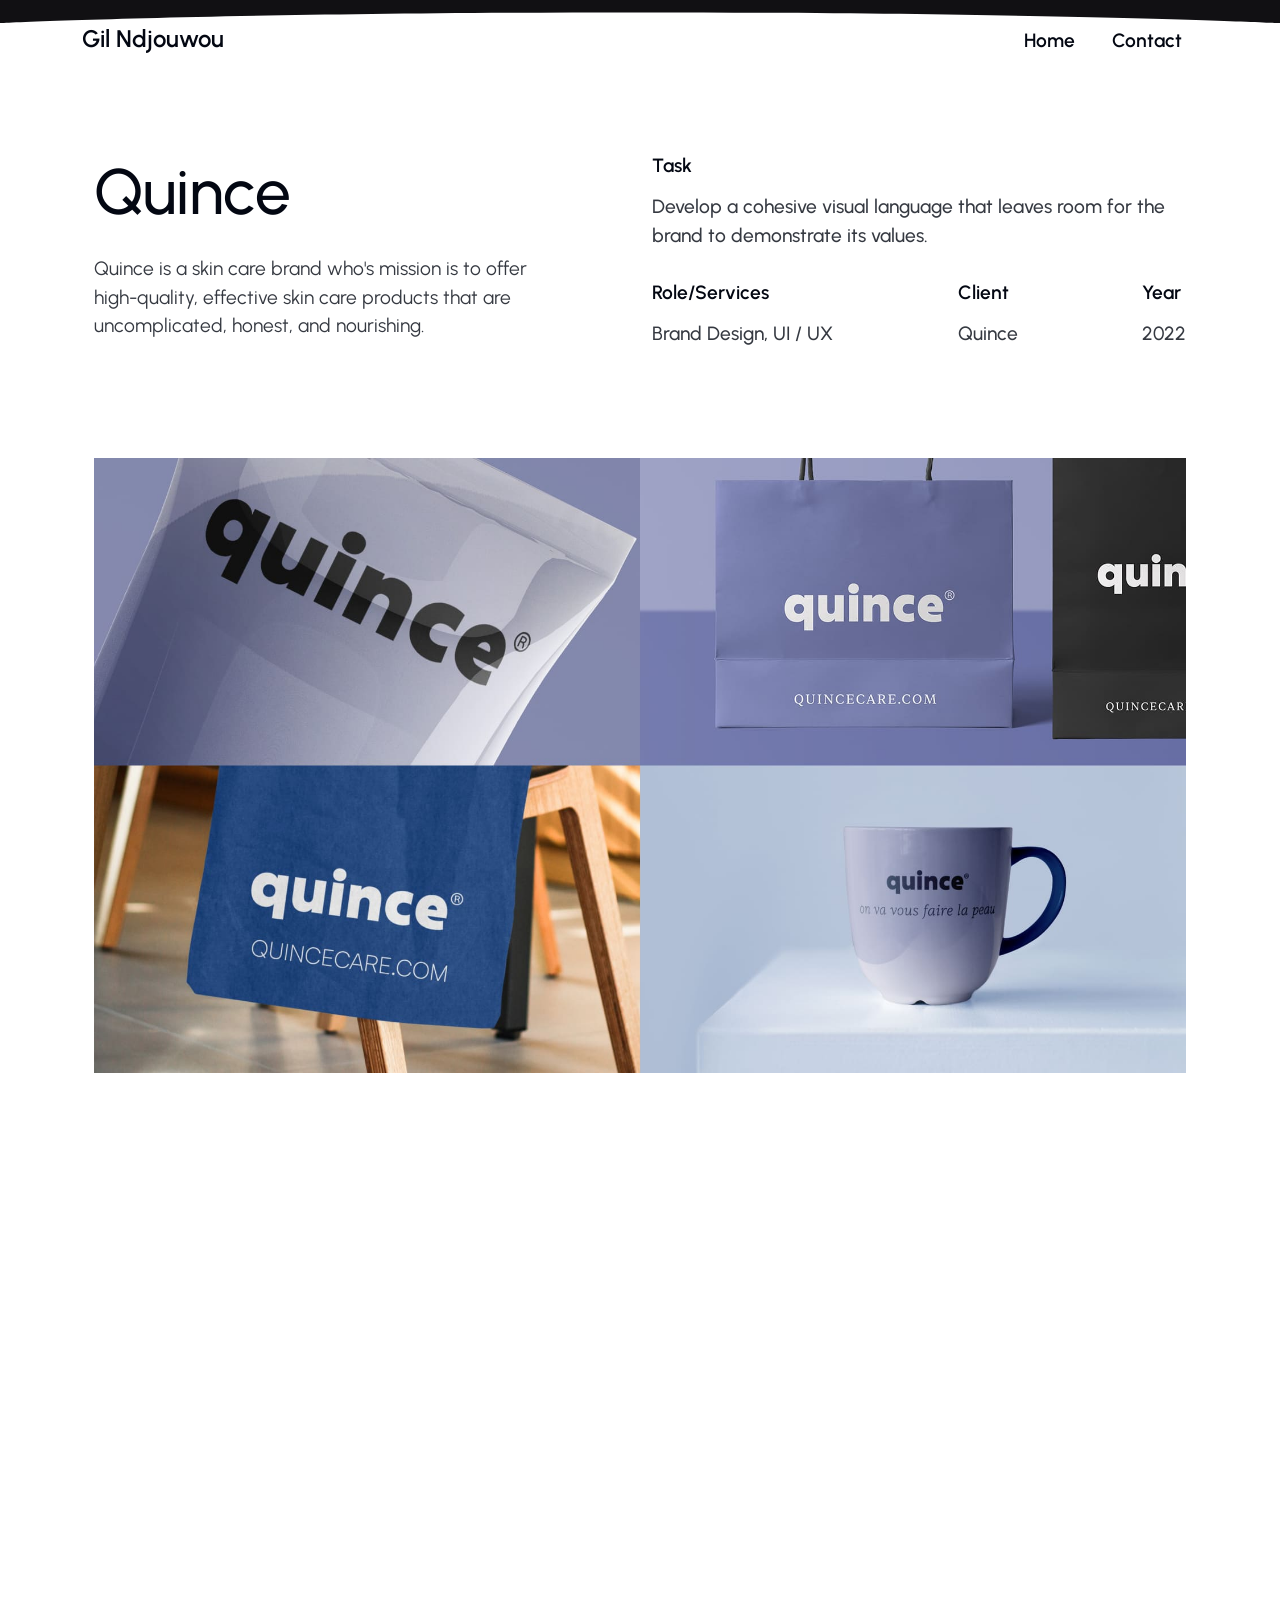
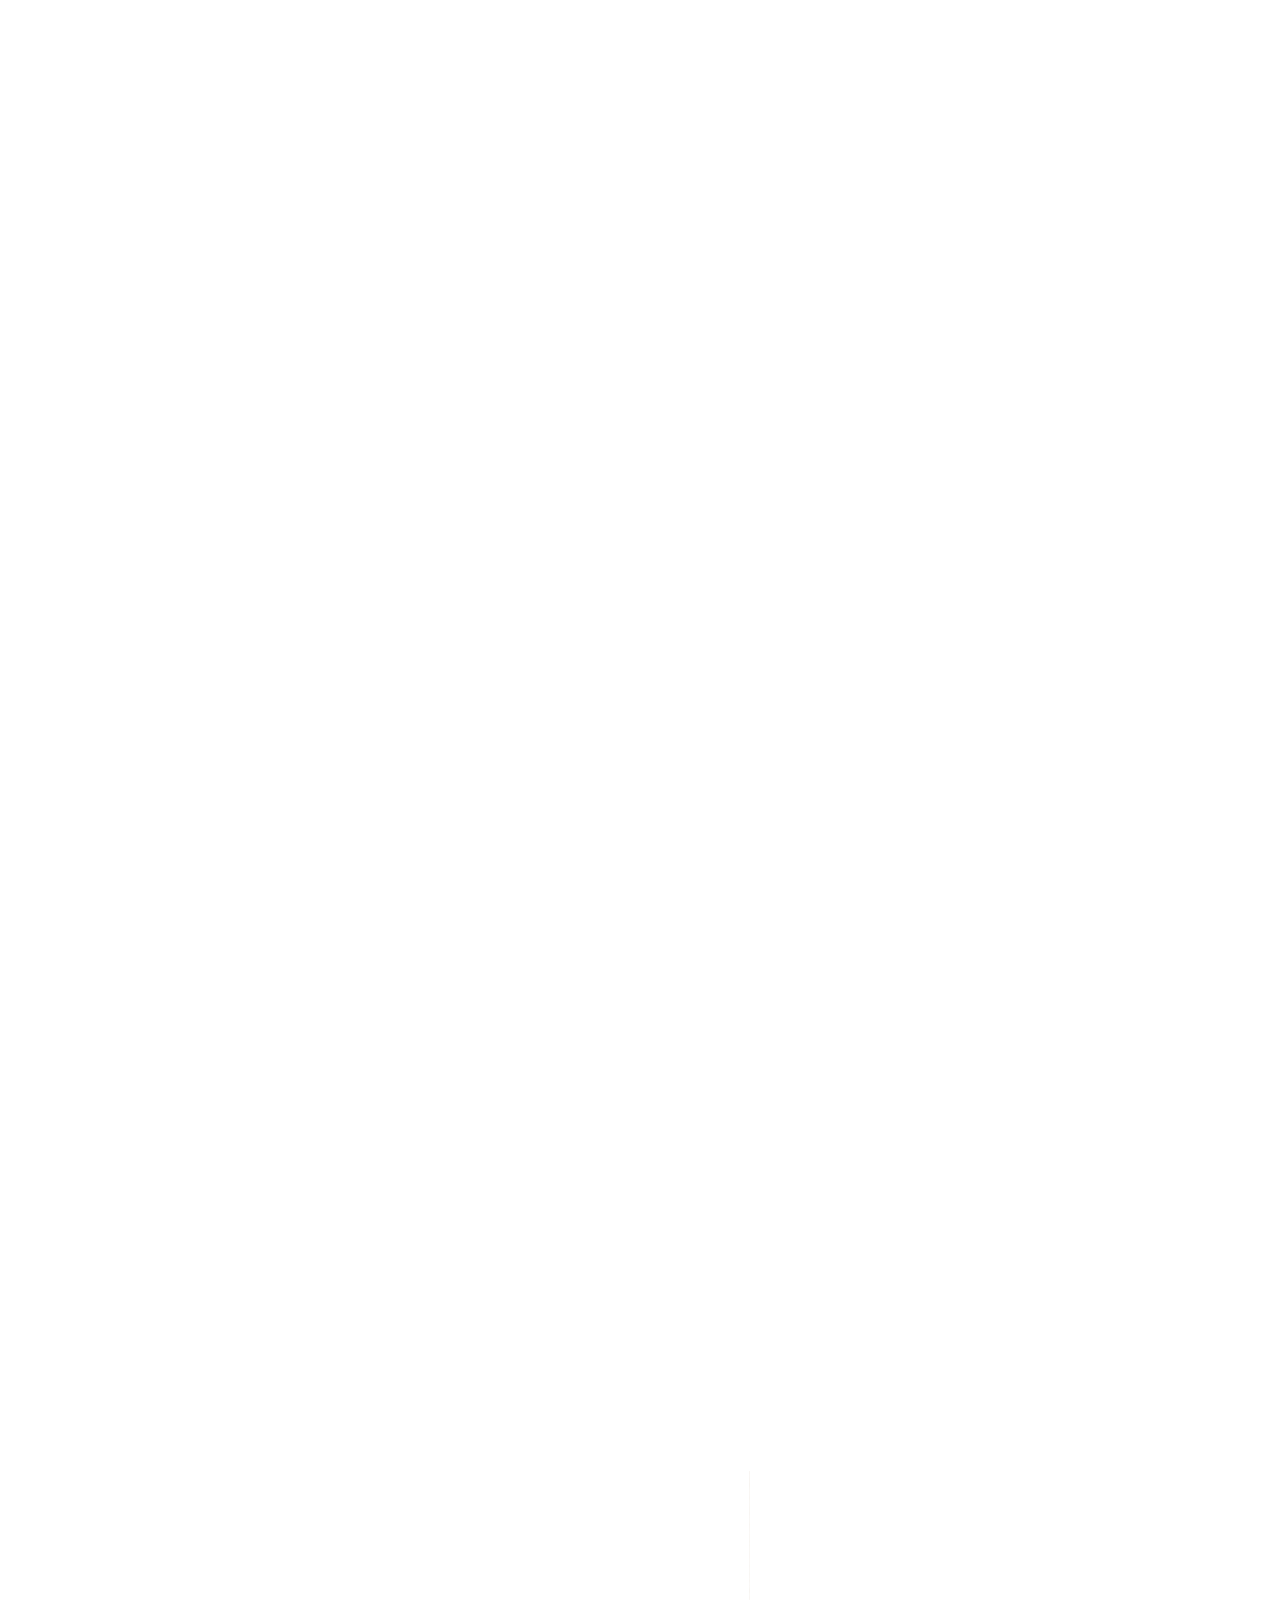
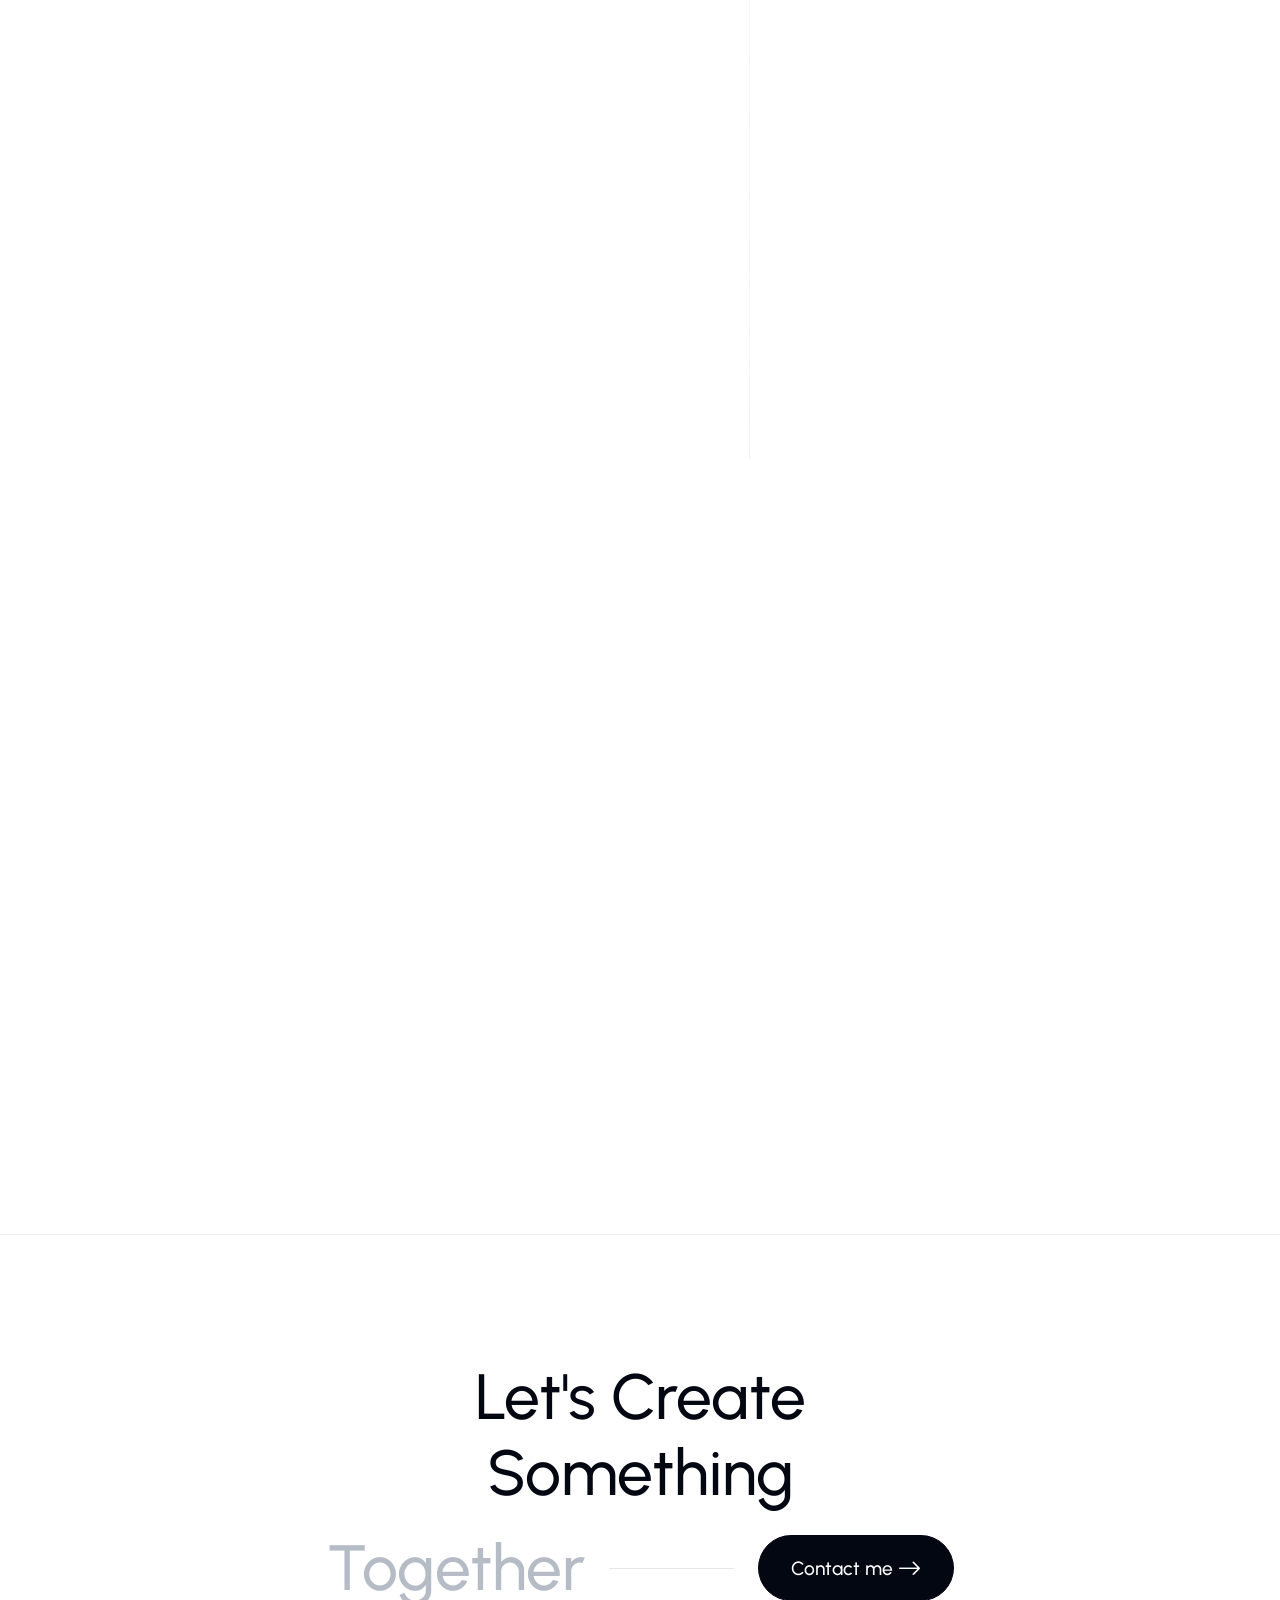
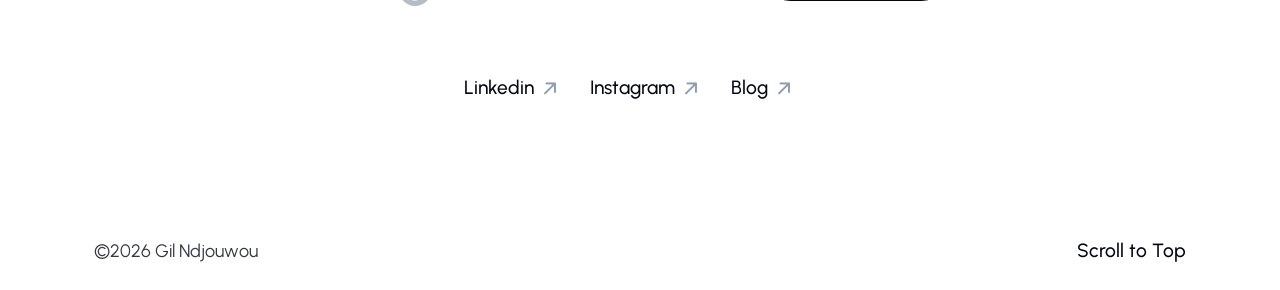
<file: project-05.html>
<!doctype html>
<html class="no-js" lang="en">

<head>
	<meta charset="UTF-8">
	<meta name="description" content="">
	<meta http-equiv="X-UA-Compatible" content="IE=edge">
	<meta name="viewport" content="width=device-width, initial-scale=1, shrink-to-fit=no">
	<!-- The above 4 meta tags *must* come first in the head; any other head content must come *after* these tags -->

	<!-- Title  -->
	<title>Gil Ndjouwou - Brand Design, Motion Design, Art Direction</title>

	<!-- Favicon  -->
	<link rel="icon" href="assets/img/favicon.png">

	<!-- ***** All CSS Files ***** -->

	<!-- Style css -->
	<link rel="stylesheet" href="assets/css/style.css">

</head>

<body>
	<!-- ***** Magic Cursor Area Start ***** -->
	<div id="magic-cursor">
		<div id="cursor"></div>
	</div>
	<!-- ***** Magic Cursor Area End ***** -->

	<!-- ***** Preloader Area Start ***** -->
	<div class="preloader">
		<svg viewBox="0 0 1000 1000" preserveAspectRatio="none">
			<path id="loader" d="M0,1005S175,995,500,995s500,5,500,5V0H0Z"></path>
		</svg>
	</div>
	<!-- ***** Preloader Area End ***** -->

	<!-- ***** Main Area Start ***** -->
	<div class="main">
		<!-- ***** Header Start ***** -->
		<header id="header">
			<!-- Navbar -->
			<nav class="navbar navbar-expand">
				<div class="container header">
					<!-- Navbar Brand-->
					<div class="magnetic">
						<a class="navbar-brand" href="index.html">
							Gil Ndjouwou
						</a>
					</div>
					<div class="ms-auto"></div>

					<!-- Navbar Nav -->
					<ul class="navbar-nav items d-none d-md-block">
						<li class="nav-item">
							<a href="index.html" class="nav-link">Home</a>
						</li>
						<li class="nav-item">
							<a href="about.html" class="nav-link">Contact</a>
						</li>
					</ul>

					<!-- Navbar Toggler -->
					<div class="navbar-toggler scrolled" data-bs-toggle="offcanvas" data-bs-target="#offcanvasRight">
						<div class="navbar-header">
							<div class="content">
								<div class="toggler-icon"></div>
								<span class="title">Menu</span>
							</div>
						</div>
					</div>

				</div>
			</nav>

			<div id="navbar-main" class="main">
				
			</div>
		</header>
		<!-- ***** Header End ***** -->

		<!-- ***** Main Wrapper Start ***** -->
		<div id="main-wrapper" class="main-wrapper">

			<!-- ***** Content Area Start ***** -->
			<section class="content">
				<div class="container">
					<div class="row justify-content-between">
						<div class="col-12 col-lg-5">
							<!-- Heading -->
							<div class="heading">
								<!-- Portfolio Meta -->
								<h2>Quince</h2>
								<p>Quince is a skin care brand who's mission is to offer high-quality, effective skin care products that are uncomplicated, honest, and nourishing.</p>
							</div>
						</div>
						<div class="col-12 col-lg-6 items portfolio-meta mt-3 mt-md-0">
							<!-- Task -->
							<div class="task">
								<h6 class="title mb-3">Task</h6>
								<span class="details">Develop a cohesive visual language that leaves room for the brand to demonstrate its values.</span>
							</div>

							<!-- Meta Content -->
							<div class="content item d-flex flex-column flex-md-row justify-content-between">
								<!-- Role -->
								<div class="role">
									<h6 class="title mt-0 mb-1 mb-md-3">Role/Services</h6>
									<div class="portfolio-terms">
										<a class="terms" href="#">Brand Design</a>
										<a class="terms" href="#">UI / UX</a>
									</div>
								</div>

								<!-- Client -->
								<div class="client my-3 my-md-0">
									<h6 class="title mt-0 mb-1 mb-md-3">Client</h6>
									<span>Quince</span>
								</div>

								<!-- Category -->
								<div class="category">
									<h6 class="title mt-0 mb-1 mb-md-3">Year</h6>
									<span>2022</span>
								</div>
							</div>

						</div>
					</div>
					<div class="row portfolio-content items">
						<div class="col-12">

							<div class="reveal-img item">
								<img src="assets/img/content/project-05/quince_001.jpg" alt="Quince 001">
							</div>
							<div class="reveal-img item">
								<img src="assets/img/content/project-05/quince_002.jpg" alt="Quince 002">
							</div>
							<div class="reveal-img item">
								<img src="assets/img/content/project-05/quince_003.jpg" alt="Quince 003">
							</div>
							<div class="reveal-img item">
								<img src="assets/img/content/project-05/quince_004.jpg" alt="Quince 004">
							</div>
							<div class="reveal-img item">
								<img src="assets/img/content/project-05/quince_005.jpg" alt="Quince 005">
							</div>
							<div class="reveal-img item">
								<img src="assets/img/content/project-05/quince_006.jpg" alt="Quince 006">
							</div>
							<div class="reveal-img item">
								<img src="assets/img/content/project-05/quince_007.jpg" alt="Quince 007">
							</div>
							<div class="reveal-img item">
								<img src="assets/img/content/project-05/quince_009.jpg" alt="Quince 009">
							</div>
							<div class="reveal-img item">
								<img src="assets/img/content/project-05/quince_010.jpg" alt="Quince 010">
							</div>
							<div class="reveal-img item">
								<img src="assets/img/content/project-05/quince_011.jpg" alt="Quince 011">
							</div>
							<div class="reveal-img item">
								<img src="assets/img/content/project-05/quince_012.jpg" alt="Quince 012">
							</div>
							<div class="reveal-img item">
								<img src="assets/img/content/project-05/quince_014.jpg" alt="Quince 014">
							</div>
							<div class="reveal-img item">
								<img src="assets/img/content/project-05/quince_015.jpg" alt="Quince 015">
							</div>
							<div class="reveal-img item">
								<img src="assets/img/content/project-05/quince_016.jpg" alt="Quince 016">
							</div>
							<div class="reveal-img item">
								<img src="assets/img/content/project-05/quince_017.jpg" alt="Quince 017">
							</div>
							<div class="reveal-img item">
								<img src="assets/img/content/project-05/quince_018.jpg" alt="Quince 018">
							</div>
							<div class="two-up">
								<div class="reveal-img item">
									<img src="assets/img/content/project-05/quince_019a.jpg" alt="Quince 019a">
								</div>
								<div class="reveal-img item">
									<img src="assets/img/content/project-05/quince_019b.jpg" alt="Quince 019b">
								</div>
							</div>
							<div class="reveal-img item">
								<img src="assets/img/content/project-05/quince_020.jpg" alt="Quince 020">
							</div>


						</div>
					</div>
				</div>
			</section>
			<!-- ***** Content Area End ***** -->

			<!-- ***** CTA Area Start ***** -->
			<section class="cta border-top border-light-subtle">
				<div class="container">
					<div class="row justify-content-center text-center">
						<div class="col-12 col-md-10 col-lg-7">
							<h2 class="title mb-0 mb-md-2">Let's Create Something</h2>
							<div class="cta-text">
								<span class="line-item">Together</span>
								<span class="line"></span>
								<a class="btn magnetic-button" href="mailto:gilndjouwou@gmail.com">Contact me <i class="icon bi bi-arrow-right ms-1"></i><span></span></a>
							</div>

							<!-- Socials -->
							<div class="socials mt-5">
								<nav class="nav justify-content-center">
									<a class="nav-link swap-icon" href="https://www.linkedin.com/in/gilndjouwou/">Linkedin<i class="icon rotate bi bi-arrow-right-short"></i></a>
									<a class="nav-link swap-icon" href="https://instagram.com/giljuwu">Instagram <i class="icon rotate bi bi-arrow-right-short"></i></a>
									<a class="nav-link swap-icon" href="https://medium.com/@gilndjouwou">Blog <i class="icon rotate bi bi-arrow-right-short"></i></a>
								</nav>
							</div>
						</div>
					</div>
				</div>
			</section>
			<!-- ***** CTA Area End ***** -->

			<!-- ***** Footer Area Start ***** -->
			<footer class="footer-area bg-white">
				<div class="container">
					<div class="row">
						<div class="col-12">
							<div class="footer-content d-flex flex-wrap justify-content-center justify-content-md-between align-items-center py-4">
								<!-- Copyright -->
								<div class="copyright">&copy;2026 Gil Ndjouwou</div>
								<!-- Scroll To Top -->
								<div id="scroll-to-top" class="scroll-to-top mt-3 mt-sm-0">
									<a href="#header" class="smooth-anchor">Scroll to Top</a>
								</div>
							</div>
						</div>
					</div>
				</div>
			</footer>
			<!-- ***** Footer Area End ***** -->

			<!--====== Modal Search Area Start ======-->
			<div id="search" class="modal fade p-0">
				<div class="modal-dialog dialog-animated">
					<div class="modal-content h-100">
						<div class="modal-header" data-bs-dismiss="modal">
							Search <i class="far fa-times-circle icon-close"></i>
						</div>
						<div class="modal-body">

							<form class="row search-form">
								<div class="col-12 align-self-center">
									<div class="row">
										<div class="col-12 pb-3">
											<h2 class="search-title mt-0 mb-3">What are you looking for?</h2>
											<p>Enter your query now and find precisely what you seek.</p>
										</div>
									</div>
									<div class="row">
										<div class="col-12 input-group mt-md-4">
											<input type="text" placeholder="Enter your keywords">
										</div>
									</div>
									<div class="row">
										<div class="col-12 input-group align-self-center">
											<button class="btn content-btn mt-4">Search</button>
										</div>
									</div>
								</div>
							</form>
						</div>
					</div>
				</div>
			</div>
			<!--====== Modal Search Area End ======-->

			<!--====== Offcanvas Area Start ======-->
			<div class="offcanvas-wrapper">
				<!-- Navbar Toggler -->
				<div class="navbar-toggler" data-bs-toggle="offcanvas" data-bs-target="#offcanvasRight">
					<div class="navbar-header">
						<div class="content">
							<div class="toggler-icon"></div>
							<span class="title">Menu</span>
						</div>
					</div>
				</div>

				<!-- Offcanvas -->
				<div class="offcanvas offcanvas-end" id="offcanvasRight">
					<div class="fixed-nav-rounded-div">
						<div class="rounded-div-wrap">
							<div class="rounded-div"></div>
						</div>
					</div>

					<!-- Offcanvas Content -->
					<div class="offcanvas-content">
						<div class="offcanvas-navigation">

							<!-- Navigation Menu -->
							<div class="offcanvas-body">
								<ul class="navbar-nav menu pt-md-4">
									<li class="nav-item">
										<a href="index.html" class="nav-link">Home <span class="item-count">(01)</span></a>
									</li>
									<li class="nav-item">
										<a href="about.html" class="nav-link">Contact <span class="item-count">(04)</span></a>
									</li>
								</ul>
							</div>
						</div>

						<!-- Offcanvas Social -->
						<div class="offcanvas-social">
							<div class="offcanvas-header">
								<h5 class="offcanvas-title mt-0">Socials</h5>
							</div>

							<hr>

							<!-- Socials -->
							<div class="socials offcanvas-body">
								<nav class="nav">
									<a class="nav-link swap-icon" href="https://www.linkedin.com/in/gilndjouwou/">Linkedin <i class="icon rotate bi bi-arrow-right-short"></i></a>
									<a class="nav-link swap-icon" href="https://instagram.com/giljuwu">Instagram <i class="icon rotate bi bi-arrow-right-short"></i></a>
									<a class="nav-link swap-icon" href="https://medium.com/@gilndjouwou">Blog<i class="icon rotate bi bi-arrow-right-short"></i></a>
								</nav>
							</div>
						</div>
					</div>
				</div>
			</div>
			<!--====== Offcanvas Area End ======-->

		</div>
		<!-- ***** Main Wrapper End ***** -->

	</div>
	<!-- ***** Main Area End ***** -->


	<!-- ***** All jQuery Plugins ***** -->

	<!-- jQuery(necessary for all JavaScript plugins) -->
	<script src="assets/js/vendor/jquery.min.js"></script>

	<!-- Bootstrap js -->
	<script src="assets/js/vendor/popper.min.js"></script>
	<script src="assets/js/vendor/bootstrap.min.js"></script>

	<!-- Plugins js -->
	<script src="assets/js/vendor/all.min.js"></script>
	<script src="assets/js/vendor/gsap.min.js"></script>
	<script src="assets/js/vendor/ScrollTrigger.min.js"></script>
	<script src="assets/js/vendor/lenis.min.js"></script>
	<script src="assets/js/vendor/SplitType.min.js"></script>
	<script src="assets/js/vendor/shuffle.min.js"></script>
	<script src="assets/js/vendor/gallery.min.js"></script>
	<script src="assets/js/vendor/slider.min.js"></script>

	<!-- Main js -->
	<script src="assets/js/main.js"></script>
</body>

</html>
</file>
<file: assets/css/style.css>
/*----------------------------------------------
*
* [Main Stylesheet]
*
* Theme    : Brilio
* Version  : 1.0
* Author   : Themeland
* Support  : hridoy1272@gmail.com
* 
----------------------------------------------*/
/*----------------------------------------------
*
* [Font Import]
*
* Urbanist    : https://fonts.google.com
*
----------------------------------------------*/
@import url("https://fonts.googleapis.com/css2?family=Urbanist:ital,wght@0,100..900;1,100..900&display=swap");
@import url("https://fonts.googleapis.com/css2?family=Material+Symbols+Outlined:opsz,wght,FILL,GRAD@24,400,0,0");
/*----------------------------------------------

[ALL CONTENTS]

1. Import
2. Root
3. Reset
4. General
5. Section
6. Helper Class
7. Header
8. Feature
9. Modal
10. Blog
11. All Media Queries

----------------------------------------------*/
/*----------------------------------------------
1. Import
----------------------------------------------*/
/* #region Import */
@import url(vendor/bootstrap.min.css);
@import url(vendor/animate.min.css);
@import url(vendor/all.min.css);
@import url(vendor/icons.min.css);
@import url(vendor/bootstrap-icons.min.css);
@import url(vendor/slider.min.css);
@import url(vendor/gallery.min.css);
/* #endregion Import */
/*----------------------------------------------
2. Root
----------------------------------------------*/
/* #region Root */
:root {
  --primary-font: "Urbanist", sans-serif;
  --secondary-font: "Urbanist", sans-serif;
  --body-font-size: 1.2rem;
  --h1-size: 6rem;
  --h1-weight: 500;
  --h2-size: 4rem;
  --h2-weight: 500;
  --h3-size: 3rem;
  --h3-weight: 500;
  --h4-size: 2rem;
  --h4-weight: 500;
  --h5-size: 1.5rem;
  --h5-weight: 500;
  --h6-size: 1.2rem;
  --h6-weight: 500;
  --p-size: 1.2rem;
  --p-weight: 400;
  --header-bg-color: #121117;
  --nav-brand-height: 55px;
  --top-nav-item-color: #030712;
  --nav-item-color: #121117;
  --primary-color: #5700EF;
  --secondary-color: #FFDDB7;
  --white-color: #f9f9f9;
  --black-color: #040402;
  --grey-color: #f3f5f7;
  --dark-grey-color: #191919;
  --primary-t-color: #030712;
  --primary-t-color-2: #B6BCC6;
  --primary-t-color-3: #565960;
  --secondary-t-color: #f9f9f9;
  --secondary-t-color-2: #a6abb4;
  --primary-p-color: #353941;
  --secondary-p-color: #909DAC;
  --primary-b-color: #8b8d92;
  --secondary-b-color: #8b8d92;
  --primary-l-color: #e5e7eb;
  --secondary-l-color: #dddddd;
  --valid-color: #007a4d;
  --invalid-color: #e34f4f;
  --primary-bg-color: #f8f8f9;
  --primary-bg-color-2: #e8eaed;
  --primary-bg-color-3: #e5e5e5;
  --secondary-bg-color: #111013;
  --secondary-bg-color-2: #1C1B1E;
  --secondary-bg-color-3: #191919;
  --primary-border-radius: 10px;
  --card-bg-color: #16182d;
  --footer-bg-color: #f8f8f9;
  --transform-scale: scale3d(1.06, 1.06, 1.06);
  --transition-function: cubic-bezier(.645, .045, .355, 1);
  --transition-duration: 0.2s;
}

/* #endregion Root */
/*----------------------------------------------
3. Reset
HTML5 display-role reset for older browsers
----------------------------------------------*/
/* #region Reset */
a,
abbr,
acronym,
address,
applet,
article,
aside,
audio,
b,
big,
blockquote,
body,
canvas,
caption,
center,
cite,
code,
dd,
del,
details,
dfn,
div,
dl,
dt,
em,
embed,
fieldset,
figcaption,
figure,
footer,
form,
h1,
h2,
h3,
h4,
h5,
h6,
header,
hgroup,
html,
i,
iframe,
img,
ins,
kbd,
label,
legend,
li,
mark,
menu,
nav,
object,
ol,
output,
p,
pre,
q,
ruby,
s,
samp,
section,
small,
span,
strike,
strong,
sub,
summary,
sup,
table,
tbody,
td,
tfoot,
th,
thead,
time,
tr,
tt,
u,
ul,
var,
video {
  margin: 0;
  padding: 0;
  border: 0;
  font-size: 100%;
  vertical-align: baseline;
}

article,
aside,
details,
figcaption,
figure,
footer,
header,
hgroup,
menu,
nav,
section {
  display: block;
}

html {
  overflow-x: hidden;
}

body {
  padding: 0 !important;
  font-family: var(--secondary-font);
  font-size: var(--body-font-size);
  color: var(--primary-p-color);
}
body.odd {
  background-color: var(--secondary-bg-color);
  color: var(--secondary-p-color);
}

ol,
ul {
  padding-left: 20px;
}

ol {
  list-style: decimal;
}

ul {
  list-style: disc;
}

ul ul {
  list-style: circle;
}

pre,
code {
  display: block;
  margin: 1rem 0;
  padding: 1rem;
  background-color: var(--primary-bg-color);
  border-left: 5px solid var(--primary-bg-color-2);
  border-radius: var(--primary-border-radius);
  color: rgba(var(--bs-link-color-rgb), var(--bs-link-opacity, 1));
}

code {
  display: inline-block;
  margin: 0;
  padding: 3px 6px;
  border: none;
  border-radius: calc(var(--primary-border-radius) / 2);
}

blockquote,
q {
  display: block;
  margin: 1rem 0;
  quotes: none;
  quotes: none;
  font-style: italic;
  font-weight: 500;
  padding: 1rem 1.5rem;
  background-color: var(--primary-bg-color);
  border-left: 5px solid var(--primary-bg-color-2);
  border-radius: var(--primary-border-radius);
}

blockquote:before,
blockquote:after,
q:before,
q:after {
  content: "";
  content: none;
}

blockquote p,
q p {
  margin: 0;
}

.blockquote {
  font-size: 2rem;
  font-weight: 500;
  color: var(--primary-t-color);
}
@media (max-width: 575px) {
  .blockquote {
    font-size: 1.5rem;
  }
}

figure {
  margin-bottom: 1.5rem;
}

figcaption {
  padding: 1rem 1.5rem;
  border-left: 5px solid var(--primary-bg-color-3);
}

.blockquote-footer {
  padding-top: 0;
  font-size: 1.2rem;
}

html.lenis {
  height: auto;
}

.lenis.lenis-smooth {
  scroll-behavior: auto;
}
.lenis.lenis-smooth [data-lenis-prevent] {
  overscroll-behavior: contain;
}
.lenis.lenis-stopped {
  overflow: hidden;
}
.lenis.lenis-scrolling iframe {
  pointer-events: none;
}

/* #endregion Reset */

/* Signature images row */
.signature-row{
  display:flex;
  gap:20%;
  justify-content:space-between;
  align-items:center;
  flex-wrap:wrap;
}
.signature-row .signature-img{
  width:40%;
  height:auto;
  display:block;
}
@media (max-width: 768px){
  .signature-row{flex-direction:column; gap:20px;}
  .signature-row .signature-img{width:100%;}
}

/* Centered reveal image with 20% top margin */
.centered-img{
  margin-top:70%;
  text-align:center;
}
.centered-img img{
  display:inline-block;
  max-width:80%;
  height:auto;
}

/* Two-up image row */
.two-up{
  display:flex;
  gap:5%;
  justify-content:space-between;
  align-items:center;
  flex-wrap:wrap;
}
.two-up .reveal-img{flex:0 0 40%;}
.two-up .reveal-img img{width:100%; height:auto; display:block;}
@media (max-width:768px){
  .two-up{flex-direction:column; gap:20px;}
  .two-up .reveal-img{flex:0 0 100%;}
}
/*----------------------------------------------
4. General
----------------------------------------------*/
/* #region General */
::-moz-selection {
  background: rgba(166, 175, 189, 0.3);
}

::selection {
  background: rgba(166, 175, 189, 0.3);
}

::-moz-selection {
  background: rgba(166, 175, 189, 0.3);
}

*,
*:after,
*:before {
  box-sizing: border-box;
}

a:not(.btn),
a:link:not(.btn),
a:visited:not(.btn),
a:hover:not(.btn),
a:active:not(.btn) {
  font-size: 1.2rem;
  font-weight: 500;
  line-height: 1.5;
  text-decoration: none;
  transition: all 0.4s ease-out 0s;
}

a:not([href]),
a:not([href]):hover,
a:not([href]) i,
a:not([href]) i:hover {
  color: var(--primary-b-color);
}

p {
  margin: 1.5rem 0;
  font-size: var(--p-size);
  font-weight: var(--p-weight);
  line-height: 1.5;
  -ms-word-wrap: break-word;
  word-wrap: break-word;
}
p:first-child {
  margin-top: 0;
}
p:last-child {
  margin-bottom: 0;
}

h1 {
  margin-bottom: 1.5rem;
  font-size: var(--h1-size);
  font-weight: var(--h1-weight);
  line-height: 1.2;
  font-family: var(--primary-font);
  color: var(--primary-t-color);
  -ms-word-wrap: break-word;
  word-wrap: break-word;
}
h1 em {
  display: block;
  font-size: var(--h2-size);
  font-weight: 300;
}

h2 {
  margin: 1.5rem 0;
  font-size: var(--h2-size);
  font-weight: var(--h2-weight);
  line-height: 1.2;
  font-family: var(--primary-font);
  color: var(--primary-t-color);
  -ms-word-wrap: break-word;
  word-wrap: break-word;
}

h3 {
  margin: 1.5rem 0;
  font-size: var(--h3-size);
  font-weight: var(--h3-weight);
  line-height: 1.2;
  font-family: var(--primary-font);
  color: var(--primary-t-color);
  -ms-word-wrap: break-word;
  word-wrap: break-word;
}

h4 {
  margin: 1.5rem 0;
  font-size: var(--h4-size);
  font-weight: var(--h4-weight);
  line-height: 1.2;
  font-family: var(--primary-font);
  color: var(--primary-t-color);
  -ms-word-wrap: break-word;
  word-wrap: break-word;
}

h5 {
  margin: 1.5rem 0;
  font-size: var(--h5-size);
  font-weight: var(--h5-weight);
  line-height: 1.2;
  font-family: var(--primary-font);
  color: var(--primary-t-color);
  -ms-word-wrap: break-word;
  word-wrap: break-word;
}

h6 {
  margin: 1.5rem 0;
  font-size: var(--h6-size);
  font-weight: var(--h6-weight);
  line-height: 1.2;
  font-family: var(--primary-font);
  color: var(--primary-t-color);
  -ms-word-wrap: break-word;
  word-wrap: break-word;
}

.odd h1,
.odd h2,
.odd h3,
.odd h4,
.odd h5,
.odd h6 {
  color: var(--white-color);
}

b,
strong {
  font-weight: 600;
}

li {
  margin: 0.5rem 0;
  font-size: 1.2rem;
  font-weight: 400;
  line-height: 1.5;
}

img {
  max-width: 100%;
  height: auto;
  vertical-align: middle;
}

table {
  border-collapse: collapse;
  border-spacing: 10px;
}
table td {
  padding: 0.7rem 0.7rem 0.7rem 0;
}
table th {
  padding: 10px 0;
}

dt {
  margin: 15px 0;
}

address {
  margin-bottom: 1rem;
}

form {
  width: 100%;
}

input,
textarea,
select {
  height: 50px;
  background: no-repeat;
  box-shadow: none;
  padding: 0.7rem 1rem;
  border-color: var(--primary-l-color);
  border-width: 2px;
  border-radius: 2px;
}
input:focus,
textarea:focus,
select:focus {
  background: no-repeat;
  color: inherit;
  outline: none;
  border-color: inherit;
  box-shadow: none;
}

input {
  border-color: var(--primary-p-color);
  color: var(--primary-p-color);
}
input:focus {
  border-color: var(--primary-t-color);
  color: var(--primary-t-color);
}
input[type=radio] {
  height: initial;
}
input[type=submit] {
  border: 1px solid;
  padding: 2.5px 10px;
  display: block;
  width: fit-content;
  max-width: 200px;
  text-align: center;
  color: var(--primary-color);
}
input[type=submit]:hover {
  background-color: var(--primary-color);
  color: var(--primary-b-color);
  border-color: var(--primary-color);
}
input[type=checkbox] {
  width: 20px;
  height: 20px;
}

textarea {
  height: 100px;
  resize: none;
  border-color: var(--primary-p-color);
  color: var(--primary-t-color);
}
textarea:focus {
  border-color: var(--primary-t-color);
  color: var(--primary-t-color);
}

select {
  appearance: none;
  text-indent: 1px;
  text-overflow: "";
  line-height: 1.2;
  border-color: var(--primary-l-color);
  color: var(--primary-t-color);
}
select option {
  color: #2f323a;
}
select:focus {
  border-color: var(--primary-t-color);
  color: var(--primary-t-color);
}

hr {
  margin: 35px 0;
  border-top: 1px dashed var(--primary-l-color);
}

table {
  width: 100%;
}

tr:not(:last-child) {
  border-bottom: 1px solid;
  border-color: var(--primary-l-color);
}

td {
  padding: 10px 0;
}

/* #endregion General */
/*----------------------------------------------
5. Section
----------------------------------------------*/
/* #region Section */
section {
  width: 100%;
  padding: 130px 0;
  background-size: cover;
  background-attachment: fixed;
  background-position: center;
}

main {
  padding: 0;
}

aside {
  padding: 0;
}

.row {
  margin-left: 0;
  margin-right: 0;
}

.vh-100 {
  height: 100vh;
}

.vh-75 {
  height: 75vh;
}

.clearfix {
  display: block;
  content: "";
  clear: both;
}

/* #endregion Section */
/*----------------------------------------------
6. Helper Class
----------------------------------------------*/
/* #region Helper Class */
#magic-cursor {
  position: absolute;
  top: 0;
  left: 0;
  z-index: 10000;
  width: 30px;
  height: 30px;
  pointer-events: none;
  transition: opacity 0.2s ease-in-out 0.5s;
}
#magic-cursor #cursor {
  position: fixed;
  display: flex;
  flex-direction: column;
  justify-content: center;
  width: 40px;
  height: 40px;
  margin-top: -20px;
  margin-left: -20px;
  box-sizing: border-box;
  border: 2px solid var(--secondary-p-color);
  border-radius: 50%;
  pointer-events: none;
  opacity: 0;
}
#magic-cursor #cursor.hovered {
  opacity: 0 !important;
  transition: opacity 0.3s;
}

.preloader {
  position: fixed;
  top: 0;
  left: 0;
  height: 100vh;
  width: 100%;
  display: flex;
  justify-content: center;
  align-items: center;
  background: transparent;
  overflow: hidden;
  z-index: 99999;
}
.preloader svg {
  position: absolute;
  top: 0;
  height: 110vh;
  width: 100vw;
  fill: var(--secondary-bg-color);
}
.preloader .loader-container .loaded {
  font-size: 1.2rem;
  font-weight: 400;
  color: var(--white-color);
  text-transform: uppercase;
  letter-spacing: 8px;
  z-index: 99;
}
.preloader .loader-container .loaded span {
  animation: loader-animation 1s infinite alternate;
}
.preloader .loader-container .loaded span:nth-child(1) {
  animation-delay: 0s;
}
.preloader .loader-container .loaded span:nth-child(2) {
  animation-delay: 0.1s;
}
.preloader .loader-container .loaded span:nth-child(3) {
  animation-delay: 0.2s;
}
.preloader .loader-container .loaded span:nth-child(4) {
  animation-delay: 0.3s;
}
.preloader .loader-container .loaded span:nth-child(5) {
  animation-delay: 0.4s;
}
.preloader .loader-container .loaded span:nth-child(6) {
  animation-delay: 0.5s;
}
.preloader .loader-container .loaded span:nth-child(7) {
  animation-delay: 0.6s;
}

@keyframes loader-animation {
  0% {
    opacity: 1;
  }
  100% {
    opacity: 0;
  }
}
.avatar-sm {
  height: 3rem;
  width: 3rem;
}

.avatar-md {
  height: 4rem;
  width: 4rem;
}

.avatar-lg {
  height: 5rem;
  width: 5rem;
}

.avatar-max-lg {
  height: 6rem;
  width: 6rem;
}

.intro {
  position: relative;
  flex-wrap: wrap;
  gap: 1rem;
  margin-bottom: 40px;
  z-index: 1;
}
.intro .title {
  margin: 0;
}
.intro .btn:hover {
  opacity: 0.6;
}
.intro .flex span {
  font-size: 1.1rem;
  font-weight: 600;
  text-transform: uppercase;
}
.intro .flex span.line {
  max-width: 6rem;
}
@media (max-width: 575px) {
  .intro .flex span.line {
    max-width: 4rem;
  }
}

.icon-rotate {
  transform: rotate(-45deg);
}

.clip-text, .counter-item .title, .cd-words-wrapper b {
  background-image: linear-gradient(-47deg, #8012ff 0%, var(--primary-t-color-2) 100%);
  background-clip: text;
  -webkit-text-fill-color: transparent;
}

.list-group-item {
  margin: 0;
  background: none;
  font-size: 1.2rem;
  padding-right: 0;
  padding-left: 0;
  background-color: transparent;
  color: var(--primary-p-color);
  border-color: var(--primary-l-color);
}
.list-group-item a {
  transition: 0.3s;
}

.odd .list-group-item {
  color: var(--secondary-p-color);
  border-color: #404040;
}

.post-holder {
  list-style: none;
  width: 100%;
  background-color: var(--primary-bg-color);
  border-left: 5px solid var(--primary-bg-color-2);
  border-radius: var(--primary-border-radius);
  padding: 25px;
  margin-top: 35px;
}

.posted-on a:not(.btn) {
  font-weight: 600;
  color: var(--primary-t-color);
}
.posted-on a:not(.btn):hover {
  opacity: 0.6;
}

.list-group .list-group-item .icon {
  margin-right: 0.5rem;
  line-height: 1.5;
  color: var(--primary-p-color);
}

.odd .list-group-item .icon {
  color: var(--secondary-p-color);
}

.btn {
  position: relative;
  display: inline-flex;
  align-items: center;
  font-size: 1.2rem;
  font-weight: 500;
  color: var(--white-color);
  line-height: 1;
  text-align: center;
  padding: 1.2rem 2rem;
  background-color: var(--primary-t-color);
  border-color: var(--primary-t-color);
  border-radius: 100px;
  outline: 0 none;
  cursor: pointer;
  z-index: 1;
  transition: all var(--transition-function) var(--transition-duration);
}
.btn:hover, .btn:focus, .btn:active {
  background-color: var(--primary-t-color);
  border-color: var(--primary-t-color);
  opacity: 0.9;
}
.btn.magnetic-button {
  overflow: hidden;
  color: #ffffff;
  z-index: 0;
}
.btn.magnetic-button .icon {
  font-size: 1.5rem;
}
.btn.magnetic-button span {
  position: absolute;
  width: 0;
  height: 0;
  border-radius: 50%;
  background-color: #ffffff;
  transition: width 0.4s ease-in-out, height 0.4s ease-in-out;
  transform: translate(-50%, -50%);
  z-index: -1;
}
.btn.magnetic-button:hover {
  color: var(--primary-t-color);
}
.btn.magnetic-button:hover span {
  width: 225%;
  height: 562.5px;
}
.btn.magnetic-button:active {
  color: var(--primary-t-color);
}
.btn.btn-outline {
  background-color: transparent;
  color: var(--primary-t-color);
}
.btn.btn-outline .icon-arrow:not(:hover) {
  -webkit-filter: none;
  filter: none;
}
.btn.btn-outline span {
  background-color: var(--primary-t-color);
}
.btn.magnetic-button.btn-outline:hover {
  color: var(--white-color);
}
.btn.content-btn {
  padding: 0.875rem 1.5rem;
}

.btn-smaller {
  font-size: 0.9rem;
  padding: 12px 18px;
}

.button-group {
  margin-top: 30px;
}
.button-group a {
  margin-right: 10px;
}
.button-group a:last-child {
  margin-right: 0;
}
@media (max-width: 575px) {
  .button-group a {
    margin-top: 0;
    margin-right: 5px;
  }
  .button-group a:last-child {
    margin-top: 0.5rem;
  }
  .button-group a .btn {
    padding: 12px 20px;
  }
}

/* #endregion Helper Class */
/*----------------------------------------------
7. Header
----------------------------------------------*/
/* #region Header */
header {
  position: relative;
  z-index: 999;
  background-color: #fff;
}
header .navbar-expand {
  position: fixed;
  top: 0;
  z-index: 2;
  width: 100%;
  padding: 20px 25px;
  pointer-events: initial;
}
header .navbar-expand .navbar-brand {
  padding: 0;
  font-size: 1.5rem;
  font-weight: 600;
  line-height: 0;
  color: var(--top-nav-item-color);
}
header .navbar-expand .navbar-brand i {
  font-style: initial;
  font-weight: bold;
  font-size: 1.8rem;
  color: var(--primary-color);
}
header .navbar-expand .navbar-brand img {
  height: var(--nav-brand-height);
}
header .navbar-expand .navbar-nav {
  display: inline-block;
}
header .navbar-expand .navbar-nav .nav-item {
  margin: 0;
  display: inline-flex;
  vertical-align: middle;
}
header .navbar-expand .navbar-nav .nav-item .nav-link {
  position: relative;
  padding-right: 1rem;
  padding-left: 1rem;
  font-weight: 600;
  color: var(--top-nav-item-color);
}
header .navbar-expand .navbar-nav .nav-item .nav-link::after {
  position: absolute;
  content: "";
  bottom: -0.5em;
  left: 50%;
  display: block;
  width: calc(clamp(16px, 1.2vw, 19px) / 2.75);
  height: calc(clamp(16px, 1.2vw, 19px) / 2.75);
  border-radius: 50%;
  background: var(--top-nav-item-color);
  transform: translate(-50%, -50%) scale(0) rotate(0.001deg);
  transition: all 0.3s cubic-bezier(0.7, 0, 0.3, 1);
  will-change: transform;
}
header .navbar-expand .navbar-nav .nav-item .nav-link:hover, header .navbar-expand .navbar-nav .nav-item .nav-link.active {
  opacity: 0.6;
}
header .navbar-expand .navbar-nav .nav-item .nav-link:hover::after {
  transform: translate(-50%, -50%) scale(1) rotate(0.001deg);
}
header .navbar-expand .navbar-nav .dropdown-menu .nav-link.title {
  font-weight: 600;
  color: var(--primary-t-color);
  opacity: 0.8;
}
header .navbar-expand .navbar-nav .dropdown-menu .nav-link:not(.btn) {
  display: flex;
  align-items: center;
  justify-content: space-between;
  padding: 0.625rem 1.25rem;
  font-weight: 500;
  color: var(--nav-item-color);
}
header .navbar-expand .navbar-nav .dropdown-menu .nav-link:not(.btn):not(.title):hover {
  color: var(--primary-color);
}
header .navbar-expand .navbar-nav i.icon-arrow-down {
  position: relative;
  top: 1.5px;
  margin: 0 0 0 0.3rem;
  font-size: 12px;
  font-weight: 600;
}
header .navbar-expand .navbar-nav i.icon-arrow-right {
  position: relative;
  left: 5px;
  top: 0;
  margin: 0 0 0 0.3rem;
  font-size: 10px;
  font-weight: 600;
}
header .navbar-expand .navbar-nav .icons i {
  font-weight: 400;
}
header .navbar-expand .navbar-brand {
  color: var(--top-nav-item-color);
}
header .navbar-expand .dropdown .dropdown-menu {
  top: 100%;
  background-color: var(--primary-bg-color-2);
  width: max-content;
  min-width: 14.375rem;
  display: block;
  padding: 0.625rem 0;
  visibility: hidden;
  opacity: 0;
  border: none;
  border-radius: 2px;
  box-shadow: 0px 0px 15px 0px rgba(0, 0, 0, 0.1);
  transform: translateY(20px);
}
header .navbar-expand .dropdown .dropdown-menu .dropdown-menu {
  position: absolute;
  top: -8px;
  left: 100%;
}
header .navbar-expand .dropdown .dropdown-item.active, header .navbar-expand .dropdown .dropdown-item:hover, header .navbar-expand .dropdown .dropdown-item:active {
  color: inherit;
  text-decoration: none;
  background-color: inherit;
  box-shadow: none;
  outline: none;
}
header .navbar-expand .dropdown:hover > .dropdown-menu {
  visibility: unset;
  opacity: 1;
  margin: 0;
  transform: translateY(0px);
  transition-timing-function: ease;
  transition-duration: 0.4s;
  transition-property: opacity, transform;
}

.navbar-holder {
  position: relative;
  z-index: -100;
  min-height: auto;
  pointer-events: none;
  background-color: var(--section-1-bg-color);
}

.menu .navbar-nav {
  font-size: 1.5rem;
  font-weight: 400;
  line-height: 1;
}
.menu .navbar-nav i.icon-arrow-down {
  font-size: 18px;
}
.menu .nav-item {
  margin: 0;
}
.menu .nav-item .item-count {
  position: absolute;
  top: 10px;
  left: calc(100% + 5px);
  font-size: 1.5rem;
  color: var(--secondary-p-color);
  visibility: hidden;
}
.menu .nav-link {
  position: relative;
}
.menu .nav-link:not(.btn) {
  font-size: 3rem;
  font-weight: 500;
  color: var(--white-color);
  display: table-cell;
  padding: 10px 5px;
}
.menu .nav-link:not(.btn):hover {
  opacity: 0.6;
}
.menu .nav-link.active:not(.btn) {
  opacity: 0.6;
}
.menu .nav-link.active .item-count {
  visibility: visible;
}
.menu .dropdown .dropdown-menu {
  display: none;
  width: 100%;
  visibility: visible;
  opacity: 1;
  background: none;
  box-shadow: none;
  border: none;
  text-align: center;
  padding: 0 0 0 20px;
  margin: 0 0 15px;
  list-style: none;
  color: var(--secondary-p-color);
}
.menu .dropdown .dropdown-menu .dropdown-menu {
  position: relative;
  top: initial;
  left: initial;
}
.menu .dropdown .dropdown-menu.show {
  display: block;
}
.menu .dropdown .dropdown-menu .left,
.menu .dropdown .dropdown-menu .right {
  width: 50%;
}
.menu .dropdown .dropdown-menu .nav-link.title {
  font-weight: 600;
  color: var(--primary-t-color);
  border: none;
  opacity: 0.8;
}
.menu .dropdown .dropdown-menu .nav-link:hover {
  color: var(--primary-color);
}
.menu .dropdown .dropdown-menu .nav-item .nav-link {
  font-size: 1rem;
  font-weight: 400;
  background: none;
  color: var(--primary-p-color);
  display: flex;
  justify-content: space-between;
  width: calc(100% - 12px);
  vertical-align: top;
  padding: 0;
  margin: 0 5px 16px;
  border-radius: 4px;
  text-align: left;
}
.menu .dropdown:first-child {
  margin-top: 0;
}
.menu .dropdown-menu .dropdown > .nav-link:first-child {
  font-size: 1rem;
  font-weight: 600;
}

.socials .nav-link {
  position: relative;
  display: flex;
  align-items: center;
  margin: 0 0.25rem;
  padding-left: 0;
  color: var(--primary-t-color);
}
.socials .nav-link::after {
  position: absolute;
  content: "";
  height: 2px;
  width: 0;
  bottom: 5px;
  background-color: var(--primary-t-color);
  visibility: hidden;
  opacity: 0;
  transition: all 0.3s ease 0s;
}
.socials .nav-link:hover::after {
  width: calc(100% - 1.2em);
  visibility: visible;
  opacity: 1;
}
.socials .nav-link .icon {
  margin-left: 0.2em;
  font-size: 1.3rem;
  color: var(--secondary-p-color);
}

.comments.socials .nav-link:hover::after {
  width: 100%;
}

.offcanvas-wrapper {
  position: fixed;
  top: 21%;
  right: 3%;
  z-index: 2;
}
.offcanvas-wrapper .offcanvas {
  background-color: var(--primary-t-color);
  transition-property: transform, rotate;
}
.offcanvas-wrapper .offcanvas.offcanvas-end {
  width: auto;
  border: none;
  transform: translate(calc(100% + 6vw), 0) rotate(0.001deg);
}
@media (max-width: 576px) {
  .offcanvas-wrapper .offcanvas.offcanvas-end {
    width: 100%;
  }
}
.offcanvas-wrapper .offcanvas.show:not(.hiding), .offcanvas-wrapper .offcanvas.showing {
  transform: translate(0, 0) rotate(0.001deg);
}
.offcanvas-wrapper .offcanvas .fixed-nav-rounded-div {
  position: absolute;
  top: 0;
  left: 1px;
  z-index: -1;
  height: 100%;
  transform: translateX(-100%);
}
.offcanvas-wrapper .offcanvas .fixed-nav-rounded-div .rounded-div-wrap {
  width: 6vw;
  height: 100%;
  transition: var(--animation-slow);
  transition: all 0.85s cubic-bezier(0.7, 0, 0.2, 1);
  will-change: width;
}
.offcanvas-wrapper .offcanvas .fixed-nav-rounded-div .rounded-div-wrap .rounded-div {
  position: absolute;
  content: "";
  top: 50%;
  left: 50%;
  z-index: -1;
  display: block;
  width: 775%;
  height: 150%;
  background: var(--primary-t-color);
  border-radius: 50%;
  transform: translate(-6.5%, -50%);
}
.offcanvas-wrapper .offcanvas.show:not(.hiding) .fixed-nav-rounded-div .rounded-div-wrap, .offcanvas-wrapper .offcanvas.showing .fixed-nav-rounded-div .rounded-div-wrap {
  width: 0;
}
.offcanvas-wrapper .offcanvas .offcanvas-content {
  display: flex;
  flex-direction: column;
  justify-content: space-between;
  min-width: 35vw;
  height: 100%;
  padding: 12vh 7.5vw;
}
@media (max-width: 575px) {
  .offcanvas-wrapper .offcanvas .offcanvas-content {
    padding: 8vh 7.5vw;
  }
}
.offcanvas-wrapper .offcanvas .offcanvas-content .offcanvas-header {
  padding-top: 0.5rem;
  padding-bottom: 0.5rem;
}
.offcanvas-wrapper .offcanvas .offcanvas-content .offcanvas-title {
  color: var(--secondary-p-color);
}
.offcanvas-wrapper .offcanvas .offcanvas-content .offcanvas-body {
  overflow: hidden;
}
.offcanvas-wrapper .offcanvas .offcanvas-content hr {
  margin: 20px 0;
  border-style: solid;
}
.offcanvas-wrapper .offcanvas .offcanvas-content .socials .nav-link {
  color: var(--white-color);
}
.offcanvas-wrapper .offcanvas .offcanvas-content .socials .nav-link::after {
  background-color: var(--white-color);
}

.navbar-toggler {
  position: fixed;
  top: 4em;
  right: 4em;
  z-index: 9999;
  transform: translateY(0%) scale(0) rotate(0.001deg);
  transition: transform 0.4s cubic-bezier(0.36, 0, 0.66, 0);
  cursor: pointer;
}
.navbar-toggler .navbar-header,
.navbar-toggler .content {
  display: flex;
  align-items: center;
  justify-content: center;
  width: 6rem;
  height: 6rem;
  border-radius: 50%;
}
.navbar-toggler .navbar-header {
  border: 0;
  background-color: var(--primary-t-color);
  transition: background-color 0.25s cubic-bezier(0.36, 0, 0.66, 0), box-shadow 0.25s cubic-bezier(0.36, 0, 0.66, 0);
  -webkit-box-shadow: inset 0px 0px 0px 1px rgba(255, 255, 255, 0.2);
  box-shadow: inset 0px 0px 0px 1px rgba(255, 255, 255, 0.2);
}
.navbar-toggler .navbar-header .content {
  position: relative;
}
.navbar-toggler .navbar-header .content .toggler-icon {
  position: absolute;
  width: 28%;
  height: 8%;
  opacity: 1;
}
.navbar-toggler .navbar-header .content .toggler-icon::before, .navbar-toggler .navbar-header .content .toggler-icon::after {
  content: "";
  display: block;
  position: absolute;
  left: 50%;
  height: 1px;
  width: 100%;
  transform: translate(-50%, -50%) rotate(0.001deg);
  background: var(--white-color);
  transition: all 0.3s cubic-bezier(0.7, 0, 0.3, 1);
}
.navbar-toggler .navbar-header .content .toggler-icon::before {
  top: 0;
  transform: translate(-50%, -50%);
}
.navbar-toggler .navbar-header .content .toggler-icon::after {
  top: 100%;
  transform: translate(-50%, -50%);
}
.navbar-toggler .navbar-header .content .title {
  color: var(--white-color);
  opacity: 0;
}
.navbar-toggler.active .navbar-header {
  background-color: var(--white-color);
}
.navbar-toggler.active .navbar-header .content .toggler-icon::before {
  top: 50%;
  transform: translate(-50%, -50%) rotate(-45deg);
  background: var(--primary-t-color);
}
.navbar-toggler.active .navbar-header .content .toggler-icon::after {
  top: 50%;
  transform: translate(-50%, -50%) rotate(45deg);
  background: var(--primary-t-color);
}
.navbar-toggler.scrolled {
  transform: translateY(0%) scale(1) rotate(0.001deg);
  transition: transform 0.4s cubic-bezier(0.34, 1.5, 0.64, 1);
}

@media (max-width: 575px) {
  .navbar .navbar-toggler {
    position: unset;
    display: block !important;
    padding: 0;
    border: none;
  }
  .navbar .navbar-toggler.scrolled:not(.active) .navbar-header {
    background-color: transparent;
    box-shadow: none;
  }
  .navbar .navbar-toggler:not(.active) .navbar-header .content .toggler-icon {
    visibility: hidden;
  }
  .navbar .navbar-toggler .navbar-header .content .toggler-icon::before,
  .navbar .navbar-toggler .navbar-header .content .toggler-icon::after {
    transition: none;
  }
  .navbar .navbar-toggler.scrolled {
    transform: translateY(0%) scale(1) rotate(0.001deg);
    transition: transform 0.4s cubic-bezier(0.36, 0, 0.66, 0);
  }
  .navbar .navbar-toggler:not(.active) .navbar-header .content .title {
    font-weight: 600;
    color: var(--primary-p-color);
    opacity: 1;
  }
}
@media (max-width: 576px) {
  .navbar-toggler {
    top: 1em;
    right: 1em;
  }
  .navbar-toggler .navbar-header,
  .navbar-toggler .content {
    width: 4rem;
    height: 4rem;
  }
  .menu .nav-link:not(.btn) {
    padding: 5px;
    font-size: 2.5rem;
  }
}
/* #endregion Header */
/*----------------------------------------------
8. Feature
----------------------------------------------*/
/* #region Feature */
.icons {
  display: inline-block;
  font-size: 3rem;
  line-height: 1;
}

.items .item {
  margin-top: 30px;
}
.items .item.item-card {
  padding: 40px;
  background-color: var(--primary-bg-color);
  border: 1px solid rgba(255, 255, 255, 0.4);
  border-radius: 1rem;
}

.swiper-container-horizontal > .swiper-pagination-bullets,
.swiper-pagination-custom,
.swiper-pagination-fraction {
  margin-top: 50px;
  position: relative;
}

.swiper-pagination {
  font-weight: 500;
}

.swiper-pagination-current {
  color: var(--primary-t-color);
}

.swiper-pagination-bullet {
  width: 40px !important;
  height: 5px !important;
  border-radius: 0 !important;
  background-color: var(--primary-p-color);
  border: none !important;
  opacity: 0.25 !important;
}

.swiper-pagination-bullet-active {
  background-color: var(--primary-color);
  opacity: 1 !important;
}

.cd-words-wrapper {
  position: relative;
  display: inline-block;
  text-align: left;
}
.cd-words-wrapper b {
  position: absolute;
  top: 0;
  left: 0;
  display: inline-block;
  white-space: nowrap;
}
.cd-words-wrapper b.is-visible {
  position: relative;
}

.no-js .cd-words-wrapper b {
  opacity: 0;
}
.no-js .cd-words-wrapper b.is-visible {
  opacity: 1;
}

.cd-headline.clip span {
  display: inline-block;
  color: var(--primary-t-color);
}
.cd-headline.clip .cd-words-wrapper {
  overflow: hidden;
  vertical-align: top;
}
.cd-headline.clip .cd-words-wrapper::after {
  content: "";
  position: absolute;
  top: 0;
  right: 0;
  width: 2px;
  height: 100%;
  background-color: var(--secondary-p-color);
}
.cd-headline.clip b {
  opacity: 0;
}
.cd-headline.clip b.is-visible {
  opacity: 1;
}

.social-icons .icon {
  display: flex;
  align-items: center;
  justify-content: center;
  height: 100%;
  margin: 0 auto;
  transition: all 0.3s ease 0s;
}
.social-icons svg {
  transition: all 0.3s ease 0s;
}
.social-icons > a {
  margin: 5px;
  width: 45px;
  height: 45px;
  background-color: #1c1c1c;
  color: var(--white-color) !important;
  border-radius: 14px;
  overflow: hidden;
  transition: all 0.3s ease 0s;
}
.social-icons > a:hover .icon:first-child {
  margin-top: -45px;
}

.sub-title {
  margin-top: 0;
  font-size: 1.4rem;
  line-height: 1.6;
}
@media (max-width: 576px) {
  .sub-title {
    font-size: 1.3rem;
    line-height: 1.5;
  }
}

.hero-section {
  position: relative;
  overflow: hidden;
}
.hero-section.marketer {
  background-attachment: scroll;
  background-size: cover;
  background-repeat: no-repeat;
}
@media (max-width: 575px) {
  .hero-section.marketer {
    background-size: 150vh;
    background-position: top left;
  }
}
.hero-section.photographer {
  background-color: #1e212a;
  background-position: top center;
  background-attachment: scroll;
  background-size: cover;
  background-repeat: no-repeat;
}
.hero-section.photographer .title {
  font-size: 8rem;
}
@media (max-width: 575px) {
  .hero-section.photographer .title {
    font-size: 3.5rem;
  }
}
.hero-section.photographer .title span {
  font-weight: 600;
  color: #f778ba;
}
.hero-section.photographer .title .small {
  font-size: 0.2em;
}
@media (max-width: 575px) {
  .hero-section.photographer .title .small {
    font-size: 0.5em;
  }
}
.hero-section .intro-text {
  font-size: 20px;
  font-weight: 500;
}
.hero-section h1 span {
  color: var(--primary-t-color-2);
}
.hero-section .hero-content .content .btn {
  padding: 1.6rem 3.5rem;
  font-size: 1.2rem;
}
.hero-section .hero-content .content .sub-title {
  max-width: 50%;
}
@media (max-width: 767px) {
  .hero-section .hero-content .content .sub-title {
    max-width: 100%;
  }
}
.hero-section .hero-thumb {
  border-radius: 50rem;
  overflow: hidden;
}
.hero-section .hero-bg {
  position: absolute;
  display: flex;
  align-items: center;
  justify-content: center;
  height: 100vh;
  width: 100%;
  inset: 0%;
  z-index: -1;
}
.hero-section .hero-bg .circle-1,
.hero-section .hero-bg .circle-2 {
  position: absolute;
  height: 100vmax;
  width: 100vmax;
  object-fit: cover;
}
.hero-section .hero-bg .circle-1 {
  -webkit-animation: zoom 20s infinite linear;
  animation: zoom 20s infinite linear;
}
.hero-section .hero-bg .circle-2 {
  -webkit-animation: spinner 20s infinite linear;
  animation: spinner 20s infinite linear;
}

.breadcrumb-section .heading .title {
  display: flex;
  align-items: center;
  grid-column-gap: 1.5rem;
}
.breadcrumb-section .heading .title img {
  height: 90px;
  border-radius: 50px;
}
.breadcrumb-section .title {
  margin-bottom: 0;
}
@media (max-width: 768px) {
  .breadcrumb-section .sub-title {
    width: 100% !important;
  }
}

.progress {
  position: relative;
  height: 10px;
  overflow: visible;
}
.progress .title {
  position: absolute;
  bottom: calc(100% + 8px);
  left: 0;
  font-size: 1.1rem;
  font-weight: 500;
  color: var(--primary-t-color);
}
.progress .progress-bar {
  position: relative;
  width: 0%;
  background-color: var(--primary-t-color);
  border-radius: 10px;
  opacity: 0;
  overflow: visible;
  transition: all var(--transition-function) 0.5s;
}
.progress .progress-bar span {
  position: absolute;
  bottom: calc(100% + 14px);
  right: -20px;
  padding: 8px 10px;
  background-color: var(--primary-t-color);
  border-radius: 6px;
  display: flex;
  align-items: center;
  justify-content: center;
  font-size: 14px;
  transition: 0.5s;
}
.progress .progress-bar span::before {
  position: absolute;
  content: "";
  height: 12px;
  width: 12px;
  background-color: var(--primary-t-color);
  bottom: -6px;
  left: 50%;
  transform: translateX(-50%) rotate(45deg);
}

@keyframes zoom {
  0% {
    transform: scale(1, 1);
  }
  50% {
    transform: scale(1.5, 1.5);
  }
  100% {
    transform: scale(1, 1);
  }
}
@-webkit-keyframes spinner {
  to {
    -webkit-transform: translate3d(0px, 0px, 0px) rotateZ(-360deg);
    transform: translate3d(0px, 0px, 0px) rotateZ(-360deg);
  }
}
@keyframes spinner {
  to {
    -webkit-transform: translate3d(0px, 0px, 0px) rotateZ(-360deg);
    transform: translate3d(0px, 0px, 0px) rotateZ(-360deg);
  }
}
.counter-area .items {
  padding: 2rem;
  border-radius: 1.5rem;
}
@media (max-width: 575px) {
  .counter-area .items {
    flex-direction: column;
    grid-row-gap: 20px;
    align-items: center;
  }
}

.counter-item .title {
  font-weight: 600;
}
.counter-item span {
  font-size: 1.2rem;
  font-weight: 500;
}

.photography .bg-smoke {
  background-color: #1e212a;
}

.bg-content {
  position: relative;
  z-index: 1;
}
.bg-content::before, .bg-content::after {
  position: absolute;
  content: "";
  height: 100%;
  width: 100%;
  background-color: #fff;
  top: 0;
  z-index: -1;
}
.bg-content::before {
  right: 100%;
}
.bg-content::after {
  left: 0;
}

.services .item .service-content {
  position: relative;
  padding: 2.5rem;
  border-radius: 1.5rem;
}
.services .item .service-content .service-icon {
  margin: 2.5rem 0;
}
.services .item .service-content .item-link {
  position: absolute;
  top: 0;
  left: 0;
  width: 100%;
  height: 100%;
  z-index: 1;
}
.services.photography .service-list .list-item {
  margin: 0.3rem 0;
  font-size: 1.1rem;
  font-weight: 500;
}
.services.photography .service-list .list-item .icon {
  margin-right: 0.2em;
  color: #f778ba;
}
.services.photography .awards .list-group-item::after {
  content: none;
}
.services.photography .awards .list-group-item:hover .title,
.services.photography .awards .list-group-item:hover span:not(.icon) {
  color: inherit;
}

.skills .item .icon {
  font-size: 2rem;
  color: var(--primary-b-color);
}
.skills .item small {
  font-size: 0.875em;
}
.skills .item span {
  font-weight: 600;
}
.skills hr {
  margin: 100px 0;
  border-top: 1px solid var(--primary-b-color);
}
@media (max-width: 575px) {
  .skills hr {
    margin: 90px 0;
  }
}

.filter-menu {
  flex-wrap: wrap;
  justify-content: center;
  margin-bottom: 30px;
}
@media (max-width: 575px) {
  .filter-menu {
    margin-bottom: 0;
  }
}
.filter-menu .input-item {
  position: relative;
}
.filter-menu .input-item::before {
  position: absolute;
  content: "/";
  top: 50%;
  left: 100%;
  transform: translateY(-50%);
  color: var(--primary-b-color);
}
.filter-menu .input-item:last-of-type::before {
  content: none;
}
.filter-menu .input-item .btn {
  padding: 1rem 2rem;
  background: inherit;
  border: none;
  color: var(--primary-p-color);
  font-weight: 600 !important;
  transition: all var(--transition-function) var(--transition-duration);
  opacity: 0.85;
}
@media (max-width: 575px) {
  .filter-menu .input-item .btn {
    padding: 0.8rem 1.25rem;
  }
}
.filter-menu .input-item .btn:hover {
  opacity: 0.75;
}
.filter-menu .input-item label::after {
  position: absolute;
  content: "";
  height: 2px;
  width: 0;
  top: calc(100% - 0.5rem);
  left: 50%;
  background-color: var(--primary-t-color);
  transform: translateX(-50%);
  visibility: hidden;
  opacity: 0;
  transition: all var(--transition-function) var(--transition-duration);
}
.filter-menu .input-item .btn-check:checked + label::after {
  width: calc(100% - 4rem);
  visibility: visible;
  opacity: 1;
}
@media (max-width: 575px) {
  .filter-menu .input-item .btn-check:checked + label::after {
    width: calc(100% - 2.5rem);
  }
}
.filter-menu .input-item .count {
  position: absolute;
  top: 0.5rem;
  right: 0.8rem;
  font-family: var(--primary-font);
  font-size: 0.9rem;
  font-weight: 700;
  line-height: 0;
  transition: color var(--transition-function) var(--transition-duration);
  opacity: 0.85;
}
@media (max-width: 575px) {
  .filter-menu .input-item .count {
    right: 0.2rem;
  }
}
.filter-menu .input-item:has(.btn-check:checked + label) .count {
  color: var(--primary-t-color);
}
.filter-menu .btn-check:checked + .btn,
.filter-menu .btn.active, .filter-menu .btn.show,
.filter-menu .btn:first-child:active,
.filter-menu :not(.btn-check) + .btn:active {
  background-color: transparent;
  color: var(--primary-t-color);
  opacity: 1;
}

.services .item .item-count {
  margin-right: 1rem;
  font-size: var(--h2-size);
  color: var(--primary-t-color);
  writing-mode: vertical-lr;
  -webkit-transform: rotate(180deg);
  transform: rotate(180deg);
  -webkit-text-stroke: 1px;
  background-clip: text;
  -webkit-text-fill-color: transparent;
}

.stack-wrapper {
  grid-row-gap: 40px;
  flex-direction: column;
  display: flex;
  position: relative;
}
.stack-wrapper .stack-item {
  position: sticky;
  top: 5rem;
}
@media (max-width: 991px) {
  .stack-wrapper .stack-item {
    top: 4rem;
    height: 500px;
  }
}
@media (max-width: 575px) {
  .stack-wrapper .stack-item {
    top: 3rem;
    height: 60vh;
  }
}

.content-round {
  background-color: var(--primary-bg-color);
}
.content-round.odd {
  background-color: var(--secondary-bg-color);
}

.rounded-div-wrapper {
  z-index: 1;
  height: 100px;
  margin-bottom: 0;
  position: relative;
  overflow: hidden;
  transform: translate(0, -1px);
}

.rounded-div {
  border-radius: 50%;
  width: 150%;
  height: 750%;
  position: absolute;
  left: 50%;
  overflow: hidden;
  transform: translate(-50%, -86.6%);
}

.rounded-div-background {
  background-color: #fff;
  position: absolute;
  top: 0%;
  bottom: 0%;
  left: 0%;
  right: 0%;
}

.primary-bg {
  background-color: var(--primary-bg-color);
}
.primary-bg .list-group-item {
  border-color: var(--secondary-l-color);
}

.bg-purple {
  background-color: #f8f4ff;
}

.badge {
  display: inline-flex;
  gap: 0.25em;
  padding: 0.5rem 0.75rem;
  border-radius: 50rem;
  font-size: 1rem !important;
  font-weight: 600 !important;
  color: var(--primary-p-color);
  transition: all var(--transition-function) var(--transition-duration);
}
.badge.small {
  padding: 0.35rem 0.65rem;
}
.badge.outlined {
  border: 2px solid currentColor;
  color: currentColor;
}
.badge:not(.outlined) {
  background-color: var(--primary-bg-color-2);
}
.badge:hover {
  opacity: 0.6;
}

.widget .badge {
  margin: 5px 2.5px;
}

.card {
  background-color: transparent;
  border: none;
  border-radius: var(--primary-border-radius);
}
.card .image-holder {
  position: relative;
  border-radius: var(--primary-border-radius);
  overflow: hidden;
}
.card .card-overlay {
  position: absolute;
  left: 0;
  z-index: 1;
  width: 100%;
  display: flex;
  padding: 3vh;
  color: var(--white-color);
}
.card .card-overlay.top {
  top: 0;
  bottom: auto;
  background: 17, 16, 19;
  background: linear-gradient(180deg, rgba(17, 16, 19, 0.5) 0%, rgba(17, 16, 19, 0) 100%);
}
.card .card-overlay.fade-up {
  transform: translateY(6%);
  opacity: 0;
  transition: all var(--transition-function) var(--transition-duration);
}
.card .card-overlay.fade-down {
  transform: translateY(-6%);
  opacity: 0;
  transition: all var(--transition-function) var(--transition-duration);
}
.card .card-overlay:not(.top) {
  bottom: 0;
}
.card:hover .card-overlay.fade-up {
  transform: none;
  opacity: 1;
}
.card:hover .card-overlay.fade-down {
  transform: none;
  opacity: 1;
}

.portfolio-item .card-thumb {
  display: block;
  overflow: hidden;
}
.portfolio-item .card-thumb img {
  min-height: 550px;
  object-fit: cover;
  transition: all var(--transition-function) var(--transition-duration);
}
@media (max-width: 575px) {
  .portfolio-item .card-thumb img {
    min-height: 60vh;
  }
}
.portfolio-item .show-project {
  position: relative;
  overflow: hidden;
}
.portfolio-item .show-project .card-terms {
  transition: all var(--transition-function) var(--transition-duration);
}
.portfolio-item .show-project .project-link {
  position: absolute;
  opacity: 0;
  left: 0;
  transition: all var(--transition-function) var(--transition-duration);
}
.portfolio-item .show-project .project-link a {
  color: var(--primary-p-color);
  font-weight: 600;
}
.portfolio-item .show-project .project-link a::after {
  position: absolute;
  content: "";
  top: 48%;
  right: -0.5rem;
  height: 2px;
  width: 3rem;
  background-color: currentColor;
  transform: translate(100%, 50%);
}
.portfolio-item .card-meta .terms:first-child {
  margin-left: 0;
}
.portfolio-item a.card-btn {
  display: flex;
  padding: 0.8rem;
  background-color: var(--white-color);
  border-radius: 50rem;
  color: var(--primary-t-color);
}
.portfolio-item.scale:hover .card-thumb img {
  transform: var(--transform-scale);
}
.portfolio-item.has-shadow .card-thumb::before {
  position: absolute;
  content: "";
  bottom: 0;
  left: 0;
  z-index: 1;
  display: block;
  width: 100%;
  height: 85%;
  background: -webkit-gradient(linear, left top, left bottom, from(rgba(3, 7, 18, 0)), to(rgba(3, 7, 18, 0.45)));
  background: linear-gradient(180deg, rgba(3, 7, 18, 0), rgba(3, 7, 18, 0.45));
  -webkit-transition: opacity var(--transition-function) var(--transition-duration);
  transition: opacity var(--transition-function) var(--transition-duration);
}
.portfolio-item:hover .card-terms {
  transform: translate(0, -100%);
  opacity: 0;
}
.portfolio-item:hover .project-link {
  transform: translate(0, -100%);
  opacity: 1;
}
.portfolio-item.layout-2 .card-overlay {
  color: var(--white-color);
}
.portfolio-item.layout-2 .card-overlay .title,
.portfolio-item.layout-2 .card-overlay .badge {
  color: var(--white-color);
}
.portfolio-item.layout-2 .card-overlay .show-project .project-link a {
  color: var(--white-color);
}
.portfolio-item.layout-2 .card-overlay:not(.top) {
  background: 17, 16, 19;
  background: linear-gradient(360deg, rgba(17, 16, 19, 0.5) 0%, rgba(17, 16, 19, 0) 100%);
}

.portfolio-meta {
  font-weight: 500;
}
.portfolio-meta .date {
  position: relative;
}
.portfolio-meta .date::before {
  content: "\f309";
  display: inline-block;
  vertical-align: middle;
  margin-top: -2px;
  margin-left: 0.25rem;
  margin-right: 0.25rem;
  font-family: bootstrap-icons !important;
  font-size: 1em;
  font-weight: 600 !important;
}
.portfolio-meta .title {
  font-weight: 600;
}
.portfolio-meta .socials .nav-link {
  font-weight: 600;
}

.portfolio-content {
  margin-top: 5rem;
}
@media (max-width: 768px) {
  .portfolio-content {
    margin-top: 2rem;
  }
}

.portfolio-terms a.terms {
  color: var(--primary-p-color);
}
.portfolio-terms a.terms::after {
  content: ",";
}
.portfolio-terms a.terms:last-child::after {
  content: none;
}

@media (max-width: 1199px) {
  .stack-item .card-thumb {
    height: 100%;
  }
}
.stack-item .card-thumb img {
  width: 100%;
}
@media (max-width: 1199px) {
  .stack-item .card-thumb img {
    height: 100%;
    object-fit: cover;
    object-position: center;
  }
}

.blog-item .card-thumb {
  display: block;
  overflow: hidden;
}
.blog-item .card-thumb img {
  object-fit: cover;
  transition: all var(--transition-function) var(--transition-duration);
}
.blog-item .card-content .post-meta span,
.blog-item .card-overlay .post-meta span {
  font-size: 1.1rem;
  font-weight: 500;
}
.blog-item .card-content .post-meta span:not(.post-author),
.blog-item .card-overlay .post-meta span:not(.post-author) {
  opacity: 0.85;
}
.blog-item .card-content .post-date,
.blog-item .card-overlay .post-date {
  font-size: 1.1rem;
  font-weight: 500;
}
.blog-item .card-content .title,
.blog-item .card-overlay .title {
  margin: 16px 0;
  letter-spacing: -0.02em;
}
.blog-item .card-content .title a,
.blog-item .card-overlay .title a {
  font-size: 1.5rem;
  color: var(--primary-t-color);
  display: inline;
  padding-bottom: 5px;
  background-image: linear-gradient(to right, var(--primary-t-color) 0%, var(--primary-t-color) 100%);
  background-size: 100% 5%;
  background-repeat: no-repeat;
  background-position: left 80%;
  transition: all 0.4s ease;
}
.blog-item:hover .card-content .title a,
.blog-item:hover .card-overlay .title a {
  background-size: 0% 5%;
}
.blog-item.scale:hover .card-thumb img {
  transform: var(--transform-scale);
}
.blog-item.has-shadow .card-thumb::before {
  position: absolute;
  content: "";
  bottom: 0;
  left: 0;
  z-index: 1;
  display: block;
  width: 100%;
  height: 85%;
  background: -webkit-gradient(linear, left top, left bottom, from(rgba(3, 7, 18, 0)), to(rgba(3, 7, 18, 0.45)));
  background: linear-gradient(180deg, rgba(3, 7, 18, 0), rgba(3, 7, 18, 0.45));
  -webkit-transition: opacity var(--transition-function) var(--transition-duration);
  transition: opacity var(--transition-function) var(--transition-duration);
}
.blog-item.layout-2 .card-overlay {
  color: var(--white-color);
}
.blog-item.layout-2 .card-overlay .title a {
  background-image: linear-gradient(to right, var(--white-color) 0%, var(--white-color) 100%);
  color: var(--white-color);
}
.blog-item.layout-2 .card-overlay:not(.top) {
  background: 17, 16, 19;
  background: linear-gradient(360deg, rgba(17, 16, 19, 0.5) 0%, rgba(17, 16, 19, 0) 100%);
}

.service-table {
  padding: 2rem;
  background-color: #272c3c;
  border-radius: 0;
  color: var(--white-color);
}
.service-table span,
.service-table i {
  font-size: 1.2rem;
  color: var(--secondary-p-color);
}
.service-table span.service-icon,
.service-table i.service-icon {
  font-size: 2.5rem;
  color: var(--white-color);
}
.service-table span.sub-title,
.service-table i.sub-title {
  font-weight: 500;
  color: #f778ba;
}
.service-table .title {
  color: var(--white-color);
}
.service-table .service-list li {
  font-size: 1.2rem;
  font-weight: 500;
  color: var(--secondary-p-color);
}
.service-table .service-list li .icon {
  color: #f778ba;
}

.flex {
  display: flex;
  justify-content: flex-start;
  align-items: center;
  flex-wrap: wrap;
  grid-column-gap: 1.5rem;
  max-width: 930px;
}
.flex .line {
  height: 2px;
  flex: 1;
  background-color: var(--primary-l-color);
}
.flex img {
  height: 90px;
  border-radius: 50px;
}

@media (min-width: 992px) {
  .w-60 {
    max-width: 60vw;
  }
}

.animated-image-container {
  position: relative;
  height: 100vh;
  min-height: 600px;
  max-height: 1100px;
  overflow: hidden;
}
@media (max-width: 767px) {
  .animated-image-container {
    height: 80vw;
    min-height: 0;
    max-height: none;
  }
}
.animated-image-container .animated-image {
  width: 100%;
  height: 120%;
  object-fit: cover;
}

.reveal-img {
  position: relative;
  visibility: hidden;
  overflow: hidden;
}
.reveal-img img {
  object-fit: cover;
  transform-origin: left;
}

.cta:not(.layout-2) .cta-text {
  display: flex;
  justify-content: center;
  align-items: center;
  grid-column-gap: 1.5rem;
  grid-row-gap: 1.5rem;
}
@media (max-width: 768px) {
  .cta:not(.layout-2) .cta-text {
    flex-direction: column;
  }
}
.cta:not(.layout-2) .cta-text .line-item {
  font-size: var(--h2-size);
  font-weight: var(--h2-weight);
  color: var(--primary-t-color-2);
  font-family: var(--primary-font);
}
@media (max-width: 991px) {
  .cta:not(.layout-2) .cta-text .line-item {
    font-size: 2.5rem;
  }
}
.cta:not(.layout-2) .cta-text .line {
  height: 1px;
  flex: 1;
  background-color: var(--primary-l-color);
}
@media (max-width: 768px) {
  .cta:not(.layout-2) .cta-text .line {
    flex: none;
    width: 1px;
    height: clamp(2.5rem, 2.072rem + 2.14vw, 4rem);
  }
}
@media (max-width: 575px) {
  .cta:not(.layout-2) {
    padding: 60px 0;
  }
}
.cta.layout-2 .sub-title {
  font-size: 20px;
  font-weight: 500;
}
.cta.layout-2 .title span {
  color: var(--primary-t-color-2);
}

.text-marquee {
  position: relative;
  display: inline-block;
  width: 100%;
  vertical-align: top;
  overflow: hidden;
}
.text-marquee .content {
  display: flex;
  white-space: nowrap;
  font-size: 0;
  overflow: hidden;
}
.text-marquee .marquee-text {
  display: flex;
  align-items: baseline;
}
.text-marquee .marquee-text.text-original {
  animation: brilio-normal-text-marquee 20s linear infinite;
}
.text-marquee .marquee-text.text-copy {
  position: absolute;
  top: 0;
  left: 0;
  will-change: transform;
  backface-visibility: hidden;
  transform: translateX(100%) translateZ(0);
  animation: brilio-normal-text-marquee-copy 20s linear infinite;
}
.text-marquee .marquee-text-item {
  font-size: 100px;
  line-height: 1.1em;
  color: var(--primary-t-color);
  padding-right: 0.5em;
  padding-left: 0.5em;
}
.text-marquee .icon {
  display: flex;
  font-size: 45px;
  color: var(--primary-t-color);
  align-self: center;
  align-items: center;
}
.text-marquee.odd .marquee-text-item {
  color: var(--white-color);
}
.text-marquee.odd .icon {
  color: #f778ba;
}

@keyframes brilio-normal-text-marquee {
  0% {
    transform: translateX(0) translateZ(0);
  }
  100% {
    transform: translateX(-100%) translateZ(0);
  }
}
@keyframes brilio-normal-text-marquee-copy {
  0% {
    transform: translateX(100%) translateZ(0);
  }
  100% {
    transform: translateX(0) translateZ(0);
  }
}
.marquee {
  padding: 100px 10px;
  mask-image: linear-gradient(to right, rgba(0, 0, 0, 0) 0%, rgb(0, 0, 0) 10%, rgb(0, 0, 0) 90%, rgba(0, 0, 0, 0) 100%);
  overflow: hidden;
}
@media (max-width: 575px) {
  .marquee {
    padding: 90px 10px;
  }
}
.marquee ul {
  display: flex;
  align-items: center;
  gap: 50px;
  animation: marquee 50s infinite linear;
}
.marquee ul .item {
  flex: none;
  width: 230px;
  height: 230px;
}
.marquee ul .item .marquee-item {
  display: flex;
  align-items: center;
  justify-content: center;
  height: 100%;
  background-color: var(--primary-bg-color);
}
.marquee ul .item .marquee-item .marquee-content {
  display: block;
  width: 140px;
  height: 140px;
}
.marquee ul .item:nth-child(even) .marquee-item {
  transform: rotate(4deg);
}
.marquee ul .item:nth-child(odd) .marquee-item {
  transform: rotate(-4deg);
}

@keyframes marquee {
  0% {
    transform: translateX(0px);
  }
  100% {
    transform: translateX(-3918px);
  }
}
@media (min-width: 768px) {
  .testimonial {
    border: none !important;
  }
}

.testimonial.marketer {
  padding: 2.5rem;
}
@media (max-width: 575px) {
  .testimonial.marketer {
    padding: 2rem;
  }
}
.testimonial.marketer .icon span {
  font-size: 4.5rem;
}
.testimonial.marketer .icon span.icon-1 {
  color: #7fcda3;
}
.testimonial.marketer .icon span.icon-2 {
  color: #fd8f77;
}
.testimonial.marketer .icon span.icon-3 {
  color: #9d70ff;
}

.testimonial-thumb img {
  width: 100px;
  height: 100px;
  object-fit: cover;
}

.client-name {
  font-weight: 600;
}

.client-position {
  font-size: 18px;
  font-weight: 500;
  color: var(--primary-b-color);
}
@media (max-width: 575px) {
  .client-position {
    font-size: 16px;
  }
}

.testimonial-content p {
  font-size: 1.5rem;
  color: var(--primary-t-color);
}
@media (max-width: 575px) {
  .testimonial-content p {
    font-size: 1.3rem;
  }
}

.experiences .item {
  border-left: 1px solid var(--secondary-l-color);
}
.experiences .item .content {
  padding-left: 2vw;
  padding-right: 2vw;
}
.experiences .content .count {
  font-size: 0.9em;
  font-weight: 600;
}

.sticky .intro {
  position: sticky;
  top: 130px;
}

.awards .list-group-item {
  position: relative;
  z-index: 1;
  padding: 2rem 0.5rem;
}
.awards .list-group-item::after {
  content: "";
  position: absolute;
  width: 100%;
  height: 0;
  left: 0;
  bottom: 0;
  z-index: -1;
  background-color: var(--primary-t-color);
  -webkit-transition: all 0.2s ease-out 0s;
  transition: all 0.2s ease-out 0s;
}
.awards .list-group-item .content,
.awards .list-group-item .title,
.awards .list-group-item span {
  -webkit-transition: all 0.2s ease-out 0s;
  transition: all 0.2s ease-out 0s;
}
.awards .list-group-item:hover .content {
  transform: translateX(1rem);
}
.awards .list-group-item:hover .title {
  color: var(--white-color);
}
.awards .list-group-item:hover span {
  color: var(--secondary-t-color);
}
.awards .list-group-item:hover .award-btn {
  transform: translateX(-1rem);
}
.awards .list-group-item:hover .award-btn i {
  color: var(--white-color);
}
.awards .list-group-item:hover::after {
  height: 100%;
}
@media (max-width: 575px) {
  .awards .list-group-item {
    padding: 1.5rem 0.5rem;
  }
}
.awards a.award-btn {
  position: absolute;
  top: 20%;
  right: 0;
  display: flex;
  padding: 0.8rem;
  color: var(--primary-t-color);
}
.awards a.award-btn .icon {
  font-size: 2rem;
  line-height: 1;
}
.awards .logo img {
  width: 120px;
  transition: all var(--transition-function) var(--transition-duration);
}
.awards .logo:hover img {
  transform: var(--transform-scale);
}

.interactive-link,
.interactive-btn {
  position: fixed;
  top: 0%;
  left: 0%;
  z-index: 26;
  display: block;
  width: 0;
  height: 0;
  background: var(--primary-color);
  border-radius: 50%;
  pointer-events: none;
  transform: translate(-50%, -60%);
  overflow: hidden;
  transition: width 0.4s cubic-bezier(0.36, 0, 0.66, 0), height 0.4s cubic-bezier(0.36, 0, 0.66, 0);
  will-change: transform, width, height;
}

.interactive-link.active {
  width: 80px;
  height: 80px;
  transition: width 0.4s cubic-bezier(0.34, 1, 0.64, 1), height 0.4s cubic-bezier(0.34, 1, 0.64, 1);
}

.interactive-btn {
  display: flex;
  justify-content: center;
  align-items: center;
  background: transparent;
  color: var(--white-color);
}
.interactive-btn p {
  margin: 0;
  font-size: 0em;
  transition: font-size 0.4s cubic-bezier(0.36, 0, 0.66, 0);
  will-change: font-size;
}
.interactive-btn.active {
  width: 80px;
  height: 80px;
  border-radius: 50%;
  transition: width 0.4s cubic-bezier(0.34, 1, 0.64, 1), height 0.4s cubic-bezier(0.34, 1, 0.64, 1);
}
.interactive-btn.active p {
  font-size: 1em;
  transition: font-size 0.4s cubic-bezier(0.34, 1, 0.64, 1);
}

.interactive-hover {
  position: absolute;
  height: 250px;
  width: 250px;
  overflow: hidden;
  pointer-events: none;
  transform-origin: center;
  transform: scale(0);
  z-index: 2;
}

.portfolio-single .portfolio-thumb img {
  border-radius: 4px;
}
.portfolio-single .portfolio-info {
  display: flex;
  justify-content: space-between;
  align-items: center;
}
.portfolio-single .portfolio-info .item {
  display: flex;
  flex-direction: column;
}
.portfolio-single .portfolio-info .item span {
  padding: 0.5rem;
  color: #9aa0a6;
}
.portfolio-single .portfolio-info .item span:last-child {
  color: var(--white-color);
}
.portfolio-single .portfolio-info .item .social-icons > a {
  width: 40px;
  height: 40px;
}
.portfolio-single .portfolio-info .item .social-icons > a svg {
  font-size: 1.2em;
}
.portfolio-single .portfolio-info .item .social-icons > a:hover .icon:first-child {
  margin-top: -40px;
}
.portfolio-single .gallery-item {
  display: block;
}

.project-info {
  position: relative;
}
.project-info .service-title {
  display: block;
  margin-bottom: 1.5rem;
  padding: 1rem 0;
  border-bottom: 1px solid var(--primary-l-color);
  font-size: 1.2rem;
  font-weight: 500;
  color: var(--secondary-p-color);
}
@media (max-width: 575px) {
  .project-info .service-title {
    padding: 0.5rem 0;
  }
}
.project-info h6 {
  margin: 0;
}

@media (max-width: 575px) {
  .work-single .list-group-item:first-child .content .title {
    margin-top: 0;
  }
}
@media (max-width: 575px) {
  .work-single .content .title {
    margin-bottom: 0;
  }
}
.work-single .content p {
  max-width: 50%;
  margin: 1.5rem 0;
  font-size: 1.4rem;
  font-weight: 500;
  line-height: 1.6;
}
@media (max-width: 575px) {
  .work-single .content p {
    max-width: 100%;
    font-size: 1.2rem;
  }
}

.works .container-fluid {
  max-width: 1600px;
}
.works .image-mask.style-2:first-child {
  width: 30%;
}

.next-work {
  position: relative;
  height: 650px;
}
@media (max-width: 575px) {
  .next-work {
    height: 80vw;
  }
}
.next-work .rounded-div-wrapper {
  z-index: 3;
}
.next-work .image-mask {
  position: absolute;
  top: 0;
  width: 100%;
  height: 100%;
}
.next-work .image-mask .card-element .card-content {
  top: 50%;
  bottom: unset;
}
.next-work .card-content span {
  font-size: 1.2rem;
  font-weight: 500;
  color: var(--white-color);
}

.testimonial-wrapper .items .item .testimonial-content {
  position: relative;
}
.testimonial-wrapper .items .item .testimonial-content .quote-icon {
  position: absolute;
  top: 70%;
  right: 2%;
  width: 70px;
}
.testimonial-wrapper .items .item .testimonial-content .testimonial-reviewer-content span {
  color: #9aa0a6;
}
.testimonial-wrapper .items .item .quote {
  font-size: 18px;
  line-height: 1.6;
}
.testimonial-wrapper .items .item .testimonial-thumb img {
  height: 60px;
  width: 60px;
  border-radius: 50%;
  object-fit: cover;
  object-position: center;
}

.pricing-wrapper .items .item .package span:last-child,
.pricing-wrapper .items .item .pricing span:last-child {
  color: #9aa0a6;
}
.pricing-wrapper .items .item .package span.badge,
.pricing-wrapper .items .item .pricing span.badge {
  padding: 0.675rem;
  background-color: #1c1c1c;
  border-radius: 0.675rem;
}
.pricing-wrapper .items .item .price {
  display: block;
  font-family: var(--primary-font);
  font-size: 40px;
  font-weight: 900;
  color: var(--primary-color);
}
.pricing-wrapper .items .item hr {
  border-color: rgba(255, 255, 255, 0.8);
}
.pricing-wrapper .items .item .pricing-content li {
  margin: 0.6rem 0;
}

.contact-form {
  padding: 3rem;
  background-color: #fff;
  border-radius: 2rem;
}
@media (max-width: 575px) {
  .contact-form {
    padding: 2rem 1.5rem;
    border-radius: 1rem;
  }
}
.contact-form .list-group-item {
  display: flex;
  padding: 1rem 0.75rem;
}
@media (min-width: 992px) {
  .contact-form .list-group-item:first-child {
    padding-top: 0;
  }
  .contact-form .list-group-item:last-child {
    padding-bottom: 0;
  }
}
.contact-form .list-group-item .content {
  font-size: 1.3rem;
  font-weight: 500;
  color: var(--primary-t-color);
}
.contact-form .list-group-item .content:hover {
  opacity: 0.6;
}
.contact-form .form-control {
  font-size: 1.2rem;
  background-color: transparent;
  border-top: 0;
  border-right: 0;
  border-left: 0;
  border-color: var(--secondary-l-color);
  border-radius: 0;
}
.contact-form .form-control:focus {
  border-color: inherit;
  box-shadow: none;
}
.contact-form .form-floating > label {
  z-index: 1;
  font-size: 1.1rem;
  font-weight: 500;
}
.contact-form .form-group {
  padding: 0 0.75rem;
}
.contact-form .form-group .form-label {
  font-size: 1.1rem;
  font-weight: 500;
}
.contact-form .form-group .form-input-group {
  display: flex;
  flex-wrap: wrap;
  grid-column-gap: 0.5rem;
  grid-row-gap: 0.5rem;
}
.contact-form .form-group .btn {
  padding: 16px 28px;
  font-size: 1rem;
  border-color: var(--secondary-l-color);
}
.contact-form .form-group .btn-check:checked + .btn,
.contact-form .form-group .btn.active,
.contact-form .form-group .btn.show,
.contact-form .form-group .btn:first-child:active,
.contact-form .form-group :not(.btn-check) + .btn:active {
  color: #ffffff;
  background-color: var(--primary-t-color);
  border-color: var(--primary-t-color);
}

.comments .contact-form {
  background-color: transparent;
}

.load-more .item {
  display: none;
}

footer {
  background-color: var(--footer-bg-color);
}
footer .copyright {
  font-size: 18px;
}
@media (max-width: 575px) {
  footer .copyright {
    text-align: center;
  }
}
footer .copyright a {
  font-size: 18px !important;
  color: var(--primary-t-color);
}
footer .copyright a:hover {
  opacity: 0.6;
}
footer .smooth-anchor {
  position: relative;
  padding: 0.5rem 0;
  color: var(--primary-t-color);
}
footer .smooth-anchor::after {
  position: absolute;
  content: "";
  height: 2px;
  width: 0;
  left: 0;
  bottom: 5px;
  background-color: var(--primary-t-color);
  visibility: hidden;
  opacity: 0;
  transition: all 0.3s ease 0s;
}
footer .smooth-anchor:hover::after {
  width: 100%;
  visibility: visible;
  opacity: 1;
}

.odd .btn {
  background-color: var(--primary-t-color-3);
}
.odd .btn.btn-outline {
  background-color: transparent;
  border-color: var(--primary-t-color-3);
  color: var(--white-color);
}
.odd .btn.btn-outline span {
  background-color: var(--white-color);
}
.odd .btn.btn-outline:hover {
  color: var(--white-color);
}
.odd .btn.magnetic-button.btn-outline:hover {
  color: var(--primary-t-color);
}
.odd tr:not(:last-child) {
  border-color: var(--primary-b-color);
}
.odd pre,
.odd code {
  background-color: var(--secondary-bg-color-2);
  border-left: 5px solid var(--secondary-bg-color-3);
}
.odd blockquote,
.odd q {
  background-color: var(--secondary-bg-color-2);
  border-left: 5px solid var(--secondary-bg-color-3);
}
.odd .swiper-pagination-current {
  color: var(--white-color);
}
.odd header .navbar-expand .navbar-brand {
  color: var(--white-color);
}
.odd header .navbar-expand .navbar-nav .nav-item .nav-link {
  color: var(--white-color);
}
.odd .navbar .navbar-toggler:not(.active) .navbar-header .content .title {
  color: var(--white-color);
}
.odd .hero-section h1 span {
  color: var(--secondary-t-color-2);
}
.odd .hero-bg .circle-1,
.odd .hero-bg .circle-2 {
  opacity: 0.15;
}
.odd .services .item .item-count {
  color: var(--secondary-t-color);
}
.odd .experiences .item {
  border-color: var(--primary-b-color);
}
.odd .marquee ul .item .marquee-item {
  background-color: var(--secondary-bg-color-2);
}
.odd .primary-bg {
  background-color: var(--secondary-bg-color-2);
}
.odd .content-round {
  background-color: var(--secondary-bg-color-2);
}
.odd .content-round .rounded-div-background {
  background-color: var(--secondary-bg-color);
}
.odd .awards .list-group-item a.award-btn .icon {
  color: var(--white-color);
}
.odd .awards .list-group-item::after {
  background-color: var(--white-color);
}
.odd .awards .list-group-item:hover .title {
  color: var(--primary-t-color);
}
.odd .awards .list-group-item:hover span {
  color: var(--primary-p-color);
}
.odd .awards .list-group-item:hover a.award-btn {
  color: var(--white-color);
}
.odd .awards .list-group-item:hover a.award-btn .icon {
  color: var(--primary-p-color);
}
.odd .filter-menu .btn-check:checked + .btn,
.odd .filter-menu .btn.active,
.odd .filter-menu .btn.show,
.odd .filter-menu .btn:first-child:active,
.odd .filter-menu :not(.btn-check) + .btn:active {
  color: var(--white-color);
}
.odd .filter-menu .input-item label::after {
  background-color: var(--white-color);
}
.odd .filter-menu .input-item .btn {
  color: var(--secondary-p-color);
}
.odd .filter-menu .input-item:has(.btn-check:checked + label) .count {
  color: var(--white-color);
}
.odd .portfolio-item .show-project .project-link a {
  color: var(--white-color);
}
.odd .portfolio-terms a.terms {
  color: var(--secondary-p-color);
}
.odd .progress .title {
  color: var(--secondary-p-color);
}
.odd .progress .progress-bar {
  background-color: var(--secondary-p-color);
}
.odd .progress .progress-bar span {
  background-color: var(--white-color);
  color: var(--primary-t-color);
}
.odd .progress .progress-bar span::before {
  background-color: var(--white-color);
}
.odd .testimonial {
  border-color: #2b2b2b !important;
}
.odd .testimonial-content p {
  color: var(--white-color);
}
.odd .awards .logo img {
  filter: invert(1);
}
.odd #brilio-accordion .accordion-item {
  color: var(--secondary-p-color);
}
.odd #brilio-accordion .accordion-item .accordion-button {
  background-color: var(--secondary-bg-color-2);
  color: var(--white-color);
}
.odd .blog-item .card-content .title a,
.odd .blog-item .card-overlay .title a {
  color: var(--white-color);
  background-image: linear-gradient(to right, var(--white-color) 0%, var(--white-color) 100%);
}
.odd .blog-item .card-content .post-meta span:not(.post-author) {
  color: var(--primary-b-color);
}
.odd a.page-numbers,
.odd span.page-numbers {
  color: var(--white-color);
}
.odd a.page-numbers.current,
.odd span.page-numbers.current {
  background-color: var(--white-color);
  color: var(--primary-p-color);
}
.odd .comments .contact-form {
  background-color: transparent;
}
.odd .comments .contact-form .form-control {
  border-color: var(--primary-b-color);
  color: var(--white-color);
}
.odd .badge.outlined {
  color: var(--white-color);
}
.odd .contact-form {
  background-color: var(--primary-bg-color);
}
.odd .contact-form .btn.btn-outline {
  color: var(--primary-t-color);
}
.odd .contact-form .btn.btn-outline span {
  background-color: var(--primary-t-color);
}
.odd .contact-form .btn.btn-outline:hover {
  color: var(--white-color);
}
.odd .contact-form .btn[type=submit] {
  background-color: var(--primary-t-color);
}
.odd .socials .nav-link {
  color: var(--white-color);
}
.odd .socials .nav-link::after {
  background-color: var(--white-color);
}
.odd .cta {
  border-color: var(--primary-b-color) !important;
}
.odd .cta .cta-text span {
  color: var(--secondary-t-color-2) !important;
}
.odd footer {
  background-color: var(--secondary-bg-color-2);
}
.odd footer.bg-white {
  background-color: var(--secondary-bg-color) !important;
}
.odd footer .copyright a {
  color: var(--white-color);
}
.odd footer .smooth-anchor {
  color: var(--white-color);
}
.odd footer .smooth-anchor::after {
  background-color: var(--white-color);
}

/* #endregion Feature */
/*----------------------------------------------
9. Modal
----------------------------------------------*/
/* #region Modal */
.modal-open {
  overflow-x: hidden;
  overflow-y: hidden;
}
.modal-open .modal {
  overflow: hidden;
}

.dialog-animated {
  min-height: 100%;
  margin: 0 0 0 auto;
}

.modal.fade .modal-dialog.dialog-animated {
  transform: translate(100%, 0) scale(1);
  box-shadow: 0px 0px 15px 0px rgba(0, 0, 0, 0.1);
  height: 100%;
}
.modal.fade.show .modal-dialog.dialog-animated {
  height: 100%;
  transform: translate(0, 0);
}

.modal-content {
  background-color: var(--primary-bg-color);
  border: none;
  border-radius: 0;
  overflow-x: hidden;
}

.modal-header {
  align-items: center;
  padding: 2rem;
  border: none;
  font-weight: 600;
  border-radius: 0;
}
.modal-header .icon-close {
  font-size: 24px;
  cursor: pointer;
}

.modal-body {
  display: flex;
  align-items: center;
  padding: 2rem;
}

.search-title {
  line-height: 1em;
  letter-spacing: -1.6px;
}
@media (min-width: 991px) {
  .search-title {
    font-size: 45px;
  }
}

.search-form input {
  padding-left: 0;
  border: none;
  border-bottom: 1px solid rgba(255, 255, 255, 0.4);
}

/* #endregion Modal */
/*----------------------------------------------
10. Blog
----------------------------------------------*/
/* #region Blog */
.blog .item {
  margin: 0 0 30px 0;
}

.post .post-image {
  display: block;
  margin-bottom: 30px;
}
.post .post-image img {
  border-radius: 10px;
}
.post .post-meta a:not(:hover) {
  color: var(--primary-p-color);
}
.post .post-meta svg {
  margin-right: 5px;
  color: #6c757d;
}
.post .post-content .title {
  margin: 20px 0;
}
.post .post-content .title a {
  font-size: 1.5rem;
  font-weight: 600;
  color: var(--primary-t-color);
  display: inline;
  padding-bottom: 5px;
  background-image: linear-gradient(to right, var(--primary-t-color) 0%, var(--primary-t-color) 100%);
  background-size: 100% 5%;
  background-repeat: no-repeat;
  background-position: left 80%;
  transition: all 0.4s ease;
}
.post .post-content .post-holder-tags a {
  display: inline-block;
  padding: 0.5rem 0.8rem;
  margin: 0 5px 5px 0;
  background-color: #1c1c1c;
  border-radius: 6px;
  font-size: 14px;
  font-weight: 500;
  color: var(--white-color);
}
.post .post-content .post-holder-tags a:hover {
  color: var(--primary-color);
}
.post:hover .post-content .title a {
  background-size: 0% 5%;
}

.post-holder-tags .tagged {
  font-weight: 500;
}

ul.page-numbers,
.page-links {
  display: flex;
  width: fit-content;
  padding-left: 0;
  margin: 35px auto;
  border-radius: 0.25rem;
  box-shadow: 0px 0px 15px 0px var(--box-shadow-color);
  list-style: none;
  transition: all var(--transition-function) var(--transition-duration);
}

ul.page-numbers li {
  margin: 0;
  font-weight: 600;
}

a.page-numbers,
span.page-numbers {
  display: flex;
  align-items: center;
  justify-content: center;
  width: 50px;
  height: 50px;
  border-radius: var(--primary-border-radius);
  color: var(--primary-t-color);
}
a.page-numbers.current,
span.page-numbers.current {
  background-color: var(--secondary-bg-color);
  color: var(--white-color);
}
a.page-numbers:hover:not(.current),
span.page-numbers:hover:not(.current) {
  opacity: 0.65;
}

.icon.rotate::before {
  transform: rotate(-45deg);
}

.swap-icon .icon {
  margin: 0 !important;
  font-size: 2rem !important;
  line-height: 1;
}
.swap-icon:hover .icon {
  animation: swap ease-out var(--transition-duration);
}

@keyframes swap {
  0% {
    transform: translateX(0);
  }
  25% {
    opacity: 0;
  }
  30% {
    transform: translateX(1rem);
  }
  35% {
    transform: translateX(-1rem);
  }
  85% {
    opacity: 1;
  }
  100% {
    transform: translateX(0);
  }
}
#brilio-accordion .accordion-item {
  background-color: transparent;
  border: none;
  color: var(--primary-p-color);
}
#brilio-accordion .accordion-item:not(:last-child) {
  margin-bottom: 0.5rem;
}
#brilio-accordion .accordion-item .accordion-header {
  margin: 0;
}
#brilio-accordion .accordion-item .accordion-button {
  position: relative;
  background-color: var(--primary-bg-color);
  border-radius: var(--primary-border-radius);
  box-shadow: none;
  font-size: 1.5rem;
  font-weight: 500;
  color: var(--primary-t-color);
}
#brilio-accordion .accordion-item .accordion-button::after {
  position: absolute;
  content: "\f4fe";
  left: calc(100% - 3rem);
  height: inherit;
  background-image: none;
  font-size: inherit;
  font-weight: 400 !important;
  font-family: bootstrap-icons !important;
  transition-timing-function: var(--transition-function);
}
#brilio-accordion .accordion-item .accordion-button:focus {
  z-index: 1;
}
#brilio-accordion .accordion-item:has(.collapse.show) .accordion-button::after {
  content: "\f2ea" !important;
}

.blog-single .post-thumbnail img {
  margin-bottom: 1.5rem;
  max-height: 550px;
  object-fit: cover;
}

.sidebar .widget {
  margin-top: 45px;
}
@media (min-width: 992px) {
  .sidebar .widget:first-child {
    margin-top: 0;
  }
}
.sidebar .widget a {
  color: var(--primary-t-color);
}
.sidebar .widget a:hover {
  opacity: 0.6;
}
.sidebar .widget:first-of-type .widget-title {
  margin-top: 0;
}
.sidebar .post-image img {
  max-width: 100px;
}
.sidebar .post .post-holder-tags a {
  margin: 5px 2.5px;
}

/* #endregion Blog */
/*----------------------------------------------
11. All Media Queries
----------------------------------------------*/
/* #region All Media Queries */
@media (max-width: 1199px) {
  /* #region Header */
  body header .navbar-expand .navbar-nav.toggle {
    display: flex;
  }
  body header .navbar-expand .navbar-nav.contacts, body header .navbar-expand .navbar-nav.items, body header .navbar-expand .navbar-nav.icons .social {
    display: none;
  }
  /* #endregion Header */
}
@media (min-width: 992px) {
  /* #region General */
  .services .sub-title {
    max-width: 70%;
  }
  .services .intro-right .sub-title {
    max-width: 40%;
  }
  .services .item:nth-child(2n) .service-content {
    margin-top: 45px;
  }
  .cta {
    padding: 100px 0;
  }
}
@media (max-width: 991px) {
  /* #region General */
  body h1 {
    font-size: 3rem;
  }
  body h2 {
    font-size: 2.5rem;
  }
  body h3 {
    font-size: 2rem;
  }
  body h4 {
    font-size: 1.5rem;
  }
  /* #endregion General */
  /* #region Helper Class */
  body .intro {
    margin-bottom: 25px;
  }
  /* #endregion Helper Class */
}
@media (max-width: 767px) {
  /* #region Section */
  body section {
    padding: 90px 0;
  }
  /* #endregion Section */
  /* #region Header */
  body header .navbar-expand .navbar-brand {
    margin: 0;
  }
  body header .navbar-expand .navbar-nav.action .btn {
    padding: 5px 10px;
    font-size: 0;
  }
  body header .navbar-expand .navbar-nav.action .btn i {
    font-size: initial;
    margin: 0;
  }
  /* #endregion Header */
}
@media (max-width: 576px) {
  .service-content .title {
    margin: 0;
  }
  .items .item.item-card {
    padding: 32px;
  }
  .contact-form .form-group .btn {
    padding: 14px 22px;
  }
  .contact-form textarea {
    height: 150px;
  }
  .contact-form .submit-btn {
    top: calc(100% - 5.5rem);
    right: 1rem;
  }
  .search-form .col-12 {
    padding: 0;
  }
  /* #region Modal */
  body .modal-body {
    align-items: start;
  }
  .offcanvas-wrapper .offcanvas .offcanvas-content hr {
    margin: 10px 0;
  }
  /* #endregion Modal */
}
/* #endregion All Media Queries *//*# sourceMappingURL=style.css.map */
</file>
